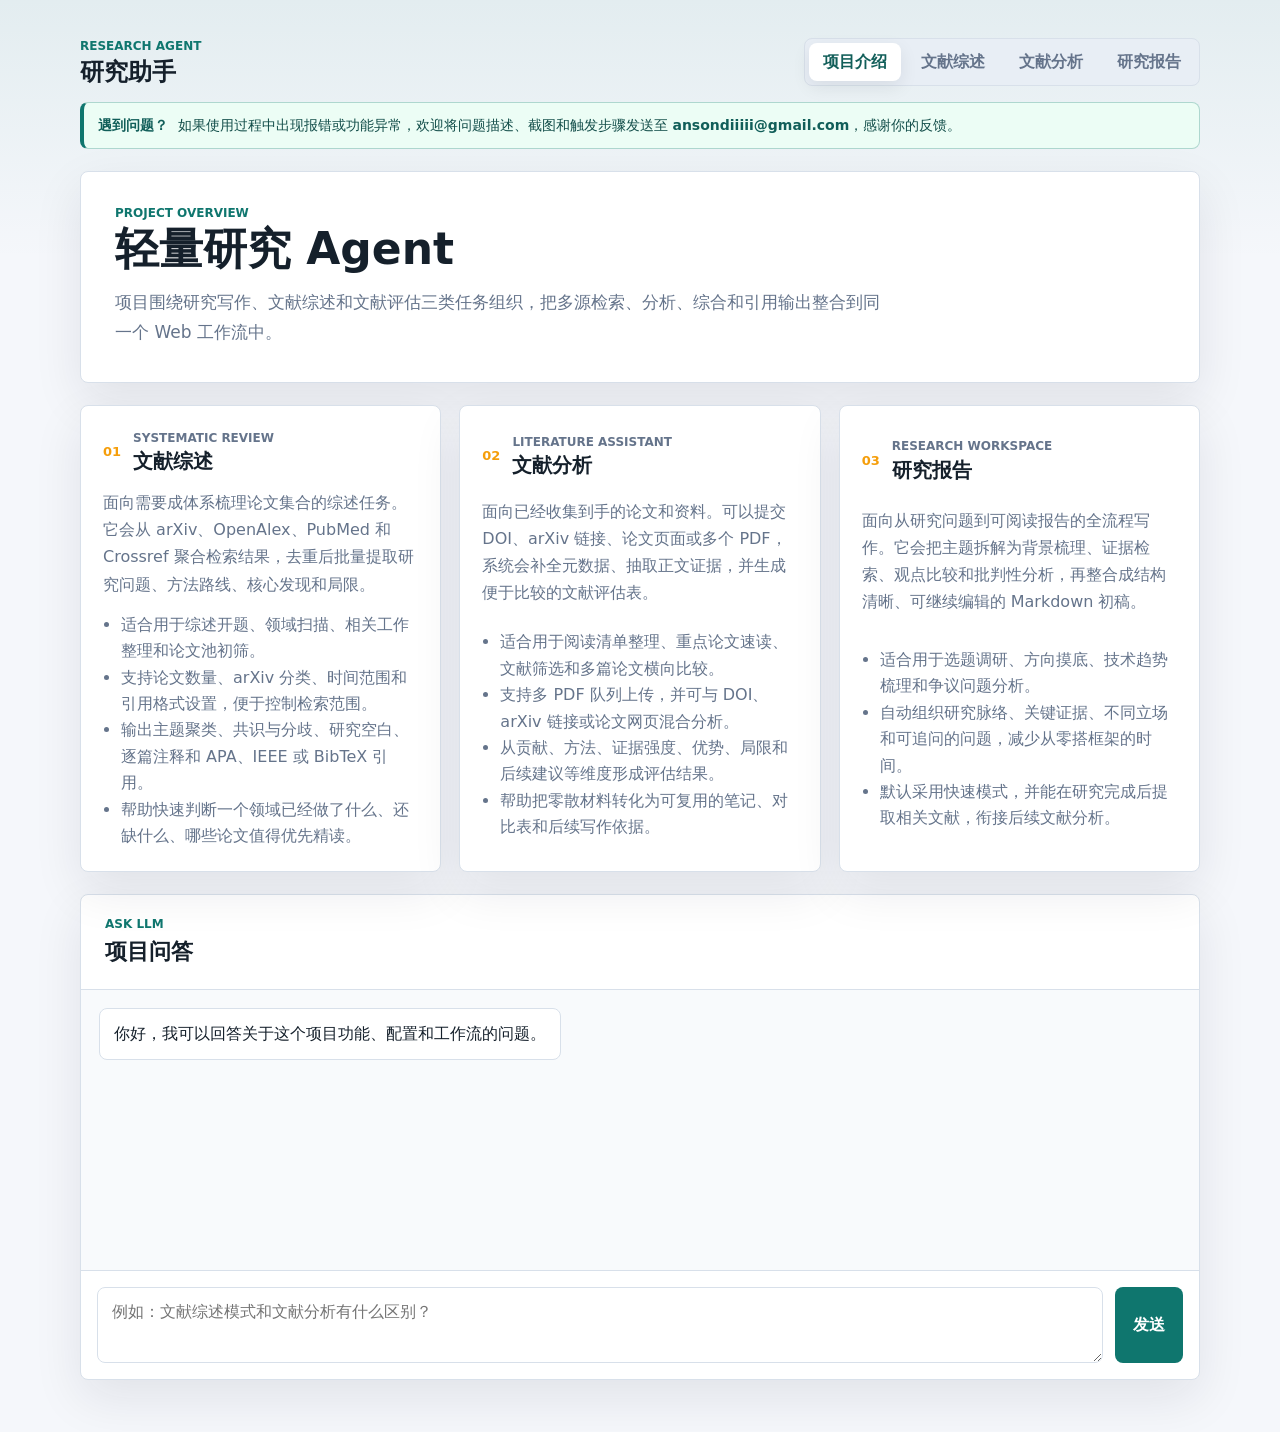
<file: web/index.html>
<!doctype html>
<html lang="zh-CN">
  <head>
    <meta charset="utf-8" />
    <meta name="viewport" content="width=device-width, initial-scale=1" />
    <title>Research Agent</title>
    <link rel="stylesheet" href="styles.css?v=upload-summary-wrap-1" />
    <script>
      var _hmt = _hmt || [];
      (function() {
        var hm = document.createElement("script");
        hm.src = "https://hm.baidu.com/hm.js?12274e1c11066905c90bedd2f2e56f25";
        var s = document.getElementsByTagName("script")[0];
        s.parentNode.insertBefore(hm, s);
      })();
    </script>
  </head>
  <body>
    <main class="shell">
      <header class="topbar" aria-label="页面导航">
        <div>
          <p class="eyebrow">Research Agent</p>
          <strong class="app-name">研究助手</strong>
        </div>
        <nav class="page-tabs" aria-label="主导航">
          <button class="tab-button is-active" type="button" data-page-target="about">项目介绍</button>
          <button class="tab-button" type="button" data-page-target="slr">文献综述</button>
          <button class="tab-button" type="button" data-page-target="literature">文献分析</button>
          <button class="tab-button" type="button" data-page-target="workspace">研究报告</button>
        </nav>
      </header>

      <aside class="support-notice" aria-label="问题反馈">
        <strong>遇到问题？</strong>
        <span>如果使用过程中出现报错或功能异常，欢迎将问题描述、截图和触发步骤发送至 <a href="mailto:ansondiiiii@gmail.com">ansondiiiii@gmail.com</a>，感谢你的反馈。</span>
      </aside>

      <section id="workspacePage" class="page-view" data-page="workspace">
        <section class="input-band">
          <div class="brand-row">
            <div>
              <p class="eyebrow">Topic Input</p>
              <h1>输入研究主题</h1>
            </div>
          </div>
          <form id="researchForm" class="topic-form">
            <textarea id="topicInput" rows="4" placeholder="例如：人工智能在医学影像诊断中的应用与挑战" required></textarea>
            <section class="research-upload-panel" aria-label="研究报告上传文件">
              <label class="pdf-upload-box research-upload-box" for="researchFileInput">
                <strong>上传 PDF / DOCX</strong>
                <span>可选。系统会抽取文件文本作为研究上下文，也可以只输入文字描述。</span>
              </label>
              <input id="researchFileInput" type="file" accept="application/pdf,.pdf,application/msword,.doc,application/vnd.openxmlformats-officedocument.wordprocessingml.document,.docx" multiple />
              <div class="form-actions upload-actions">
                <span id="researchFileSummary" class="empty-state">尚未选择文件。</span>
                <button id="clearResearchFilesButton" type="button" disabled>清空文件</button>
              </div>
            </section>
            <div class="form-actions">
              <button id="runButton" type="submit">开始研究</button>
              <span id="statusText" role="status" aria-live="polite"></span>
            </div>
          </form>
        </section>

        <section class="output-band">
          <div class="result-header">
            <div>
              <p class="eyebrow">Final Output</p>
              <h2>最终输出结果</h2>
            </div>
            <div class="result-actions">
              <span class="download-reminder">刷新页面会清空当前结果，请生成后及时下载。</span>
              <button id="downloadButton" type="button" disabled>下载</button>
            </div>
          </div>
          <div class="result-layout">
            <article id="resultOutput" class="result-output">
              <p class="empty-state">结果会显示在这里。</p>
            </article>
            <aside class="reference-panel">
              <div class="reference-heading">
                <div>
                  <p class="eyebrow">References</p>
                  <h3>相关文献</h3>
                </div>
                <button class="reference-analysis-button" type="button" data-page-target="analysis">分析当前文献</button>
              </div>
              <ol id="referenceList" class="reference-list">
                <li class="empty-state">研究完成后会显示参考文献。</li>
              </ol>
            </aside>
          </div>
        </section>
      </section>

      <section id="slrPage" class="page-view" data-page="slr">
        <section class="literature-band">
          <div class="literature-header">
            <div>
              <p class="eyebrow">Systematic Literature Review</p>
              <h1>文献综述</h1>
            </div>
            <span id="slrStatus" class="analysis-status" role="status" aria-live="polite">填写主题即可生成，也可附加文件、链接或说明。</span>
          </div>
          <form id="slrForm" class="slr-form">
            <label>
              <span>综述主题</span>
              <textarea id="slrTopicInput" rows="3" placeholder="例如：diffusion models in medical imaging" required></textarea>
            </label>
            <section id="slrUploadPanel" class="slr-upload-panel" aria-label="文献综述补充材料">
              <div class="literature-paths">
                <section class="literature-form literature-path">
                  <div class="path-heading">
                    <span class="feature-index">上传</span>
                    <h2>PDF / DOCX 文件</h2>
                  </div>
                  <label class="pdf-upload-box" for="slrPdfInput">
                    <strong>选择 SLR PDF / DOCX</strong>
                    <span>可分多次选择，系统会把队列中的文件纳入文献综述。</span>
                  </label>
                  <input id="slrPdfInput" type="file" accept="application/pdf,.pdf,application/msword,.doc,application/vnd.openxmlformats-officedocument.wordprocessingml.document,.docx" multiple />
                  <div class="form-actions">
                  <span id="slrPdfSummary" class="empty-state">尚未选择文件。</span>
                    <button id="clearSlrPdfButton" type="button" disabled>清空文件</button>
                  </div>
                </section>
                <section class="literature-form literature-path">
                  <div class="path-heading">
                    <span class="feature-index">粘贴</span>
                    <h2>
                      DOI / arXiv / URL / 补充说明
                      <span class="help-tooltip" tabindex="0" aria-label="链接原文获取说明">
                        ?
                        <span class="tooltip-panel">DOI、arXiv 或论文页面链接不一定能获取到全文。系统通常会优先补全文献元数据和摘要；只有开放访问、页面可读或可解析时，才可能获得更多正文信息。需要更稳的全文级分析时，请上传 PDF / DOCX。</span>
                      </span>
                    </h2>
                  </div>
                  <textarea id="slrReferenceInput" rows="6" placeholder="可粘贴 DOI、arXiv 链接、论文页面链接，也可写筛选标准、写作要求或补充背景"></textarea>
                </section>
              </div>
            </section>
            <div id="slrSearchControls" class="slr-controls">
              <label class="checkbox-line">
                <input id="slrUseSearchInput" type="checkbox" checked />
                <span>同时检索公开来源补充</span>
              </label>
              <label>
                <span>论文数量</span>
                <input id="slrCountInput" type="number" inputmode="numeric" min="1" max="50" step="1" value="20" />
              </label>
              <label>
                <span>arXiv 分类</span>
                <input id="slrCategoryInput" type="text" placeholder="可选，如 cs.CL / cs.CV" />
              </label>
              <label>
                <span>开始日期</span>
                <input id="slrStartDateInput" type="text" inputmode="numeric" placeholder="YYYY 或 YYYY-MM-DD" />
              </label>
              <label>
                <span>结束日期</span>
                <input id="slrEndDateInput" type="text" inputmode="numeric" placeholder="留空表示今天" />
              </label>
              <label>
                <span>引用格式</span>
                <select id="slrCitationInput">
                  <option value="APA" selected>APA</option>
                  <option value="IEEE">IEEE</option>
                  <option value="BibTeX">BibTeX</option>
                </select>
              </label>
            </div>
            <div id="slrDatePresets" class="date-presets" aria-label="文献综述时间范围快捷选择">
              <button type="button" data-slr-years="">不限时间</button>
              <button type="button" data-slr-years="1">近 1 年</button>
              <button type="button" data-slr-years="3">近 3 年</button>
              <button type="button" data-slr-years="5">近 5 年</button>
            </div>
            <div class="combined-actions">
              <div class="primary-action-group">
                <button id="slrRunButton" type="submit">生成文献综述</button>
                <label id="slrExportFormatWrap" class="inline-export-select is-hidden">
                  <span>格式</span>
                  <select id="slrExportFormat" disabled>
                    <option value="md" selected>MD</option>
                    <option value="txt">TXT</option>
                    <option value="pdf">PDF</option>
                  </select>
                </label>
                <button id="slrExportButton" class="is-hidden" type="button" disabled>导出</button>
              </div>
              <span class="empty-state">文件、链接和补充说明都是选填；系统会按可用材料生成主题、共识、分歧、空白和引用。</span>
              <span class="download-reminder slr-download-reminder">刷新页面会清空当前综述，请生成后及时导出。</span>
            </div>
          </form>
          <div class="analysis-table-wrap">
            <section id="slrSummary" class="literature-summary is-empty" aria-live="polite"></section>
            <div
              class="split-resizer"
              data-resize-target="slrSummary"
              role="separator"
              aria-orientation="horizontal"
              aria-label="调整文献综述摘要区域高度"
              tabindex="0"
            ></div>
            <article id="slrOutput" class="result-output slr-output">
              <p class="empty-state">文献综述报告会显示在这里。</p>
            </article>
          </div>
        </section>
      </section>

      <section id="literaturePage" class="page-view" data-page="literature">
        <section class="literature-band">
          <div class="literature-header">
            <div>
              <p class="eyebrow">Literature Assistant</p>
              <h1>文献分析</h1>
            </div>
            <span id="literatureStatus" class="analysis-status" role="status" aria-live="polite">等待输入</span>
          </div>
          <form id="literatureForm" class="literature-inputs">
            <div class="literature-paths">
              <section class="literature-form literature-path">
                <div class="path-heading">
                  <span class="feature-index">路径 1</span>
                  <h2>
                    提交 DOI / arXiv / 论文链接
                    <span class="help-tooltip" tabindex="0" aria-label="链接原文获取说明">
                      ?
                      <span class="tooltip-panel">DOI、arXiv 或论文页面链接不一定能获取到全文。系统通常会优先补全文献元数据和摘要；只有开放访问、页面可读或可解析时，才可能获得更多正文信息。需要更稳的全文级分析时，请上传 PDF / DOCX。</span>
                    </span>
                  </h2>
                </div>
                <textarea id="doiInput" rows="6" placeholder="每行一个 DOI、arXiv 链接或论文页面链接"></textarea>
              </section>
              <section class="literature-form literature-path">
                <div class="path-heading">
                  <span class="feature-index">路径 2</span>
                  <h2>上传 PDF / DOCX</h2>
                </div>
                <label class="pdf-upload-box" for="pdfInput">
                  <strong>选择 PDF / DOCX 文件</strong>
                  <span>支持一个或多个 PDF / DOCX，系统会抽取正文片段后进入文献分析 workflow。</span>
                </label>
                <input id="pdfInput" type="file" accept="application/pdf,.pdf,application/msword,.doc,application/vnd.openxmlformats-officedocument.wordprocessingml.document,.docx" multiple />
                <div class="form-actions">
                  <span id="pdfFileSummary" class="empty-state">尚未选择文件。</span>
                  <button id="clearPdfButton" type="button" disabled>清空文件</button>
                </div>
              </section>
            </div>
            <div class="combined-actions">
              <div class="primary-action-group">
                <button id="doiAnalyzeButton" type="submit">开始综合分析</button>
                <label id="literatureExportFormatWrap" class="inline-export-select is-hidden">
                  <span>格式</span>
                  <select id="literatureExportFormat" disabled>
                    <option value="md" selected>MD</option>
                    <option value="txt">TXT</option>
                    <option value="pdf">PDF</option>
                  </select>
                </label>
                <button id="literatureExportButton" class="is-hidden" type="button" disabled>导出</button>
              </div>
              <span class="empty-state">可同时提交链接和 PDF / DOCX，系统会合并后分析。</span>
            </div>
          </form>
          <div class="analysis-table-wrap">
            <section id="doiSummary" class="literature-summary is-empty" aria-live="polite"></section>
            <div
              class="split-resizer"
              data-resize-target="doiSummary"
              role="separator"
              aria-orientation="horizontal"
              aria-label="调整文献总结区域高度"
              tabindex="0"
            ></div>
            <table class="analysis-table doi-table">
              <thead>
                <tr>
                  <th>文献/来源</th>
                  <th>核心贡献</th>
                  <th>方法/证据</th>
                  <th>证据强度</th>
                  <th>主要优势</th>
                  <th>主要局限</th>
                  <th>文献定位</th>
                  <th>后续建议</th>
                </tr>
              </thead>
              <tbody id="doiAnalysisBody">
                <tr><td colspan="8" class="empty-state">提交文献后会在这里生成分析表。</td></tr>
              </tbody>
            </table>
          </div>
        </section>
      </section>

      <section id="analysisPage" class="page-view" data-page="analysis">
        <section class="analysis-band">
          <div class="analysis-header">
            <div>
              <p class="eyebrow">Literature Analysis</p>
              <h1>文献分析</h1>
            </div>
            <span id="analysisStatus" class="analysis-status" role="status" aria-live="polite">等待研究结果</span>
          </div>
          <div class="analysis-confirm">
            <p id="analysisPrompt">研究完成后，可以启动 LLM 文献分析 workflow。</p>
            <div class="primary-action-group">
              <button id="startAnalysisButton" type="button" disabled>开始文献分析</button>
              <label id="analysisExportFormatWrap" class="inline-export-select is-hidden">
                <span>格式</span>
                <select id="analysisExportFormat" disabled>
                  <option value="md" selected>MD</option>
                  <option value="txt">TXT</option>
                  <option value="pdf">PDF</option>
                </select>
              </label>
              <button id="analysisExportButton" class="is-hidden" type="button" disabled>导出</button>
            </div>
          </div>
          <div class="analysis-table-wrap">
            <section id="analysisSummary" class="literature-summary is-empty" aria-live="polite"></section>
            <table class="analysis-table">
              <thead>
                <tr>
                  <th>文献</th>
                  <th>核心贡献</th>
                  <th>方法/证据</th>
                  <th>证据强度</th>
                  <th>主要优势</th>
                  <th>主要局限</th>
                  <th>文献定位</th>
                  <th>后续建议</th>
                </tr>
              </thead>
              <tbody id="analysisTableBody">
                <tr><td colspan="8" class="empty-state">研究完成后会生成文献分析表。</td></tr>
              </tbody>
            </table>
          </div>
        </section>
      </section>

      <section id="aboutPage" class="page-view is-active" data-page="about">
        <section class="intro-band">
          <div class="intro-copy">
            <p class="eyebrow">Project Overview</p>
            <h1>轻量研究 Agent</h1>
            <p>项目围绕研究写作、文献综述和文献评估三类任务组织，把多源检索、分析、综合和引用输出整合到同一个 Web 工作流中。</p>
          </div>
        </section>

        <section class="module-grid" aria-label="核心模块介绍">
          <article class="module-panel">
            <div class="module-heading">
              <span class="feature-index">01</span>
              <div>
                <p class="eyebrow">Systematic Review</p>
                <h2>文献综述</h2>
              </div>
            </div>
            <p>
              面向需要成体系梳理论文集合的综述任务。它会从 arXiv、OpenAlex、PubMed 和 Crossref 聚合检索结果，去重后批量提取研究问题、方法路线、核心发现和局限。
            </p>
            <ul>
              <li>适合用于综述开题、领域扫描、相关工作整理和论文池初筛。</li>
              <li>支持论文数量、arXiv 分类、时间范围和引用格式设置，便于控制检索范围。</li>
              <li>输出主题聚类、共识与分歧、研究空白、逐篇注释和 APA、IEEE 或 BibTeX 引用。</li>
              <li>帮助快速判断一个领域已经做了什么、还缺什么、哪些论文值得优先精读。</li>
            </ul>
          </article>

          <article class="module-panel">
            <div class="module-heading">
              <span class="feature-index">02</span>
              <div>
                <p class="eyebrow">Literature Assistant</p>
                <h2>文献分析</h2>
              </div>
            </div>
            <p>
              面向已经收集到手的论文和资料。可以提交 DOI、arXiv 链接、论文页面或多个 PDF，系统会补全元数据、抽取正文证据，并生成便于比较的文献评估表。
            </p>
            <ul>
              <li>适合用于阅读清单整理、重点论文速读、文献筛选和多篇论文横向比较。</li>
              <li>支持多 PDF 队列上传，并可与 DOI、arXiv 链接或论文网页混合分析。</li>
              <li>从贡献、方法、证据强度、优势、局限和后续建议等维度形成评估结果。</li>
              <li>帮助把零散材料转化为可复用的笔记、对比表和后续写作依据。</li>
            </ul>
          </article>

          <article class="module-panel">
            <div class="module-heading">
              <span class="feature-index">03</span>
              <div>
                <p class="eyebrow">Research Workspace</p>
                <h2>研究报告</h2>
              </div>
            </div>
            <p>
              面向从研究问题到可阅读报告的全流程写作。它会把主题拆解为背景梳理、证据检索、观点比较和批判性分析，再整合成结构清晰、可继续编辑的 Markdown 初稿。
            </p>
            <ul>
              <li>适合用于选题调研、方向摸底、技术趋势梳理和争议问题分析。</li>
              <li>自动组织研究脉络、关键证据、不同立场和可追问的问题，减少从零搭框架的时间。</li>
              <li>默认采用快速模式，并能在研究完成后提取相关文献，衔接后续文献分析。</li>
            </ul>
          </article>
        </section>

        <section class="about-support">
          <section class="chat-panel">
            <div class="chat-header">
              <div>
                <p class="eyebrow">Ask LLM</p>
                <h2>项目问答</h2>
              </div>
              <span id="chatStatus" class="chat-status" role="status" aria-live="polite"></span>
            </div>
            <div id="chatMessages" class="chat-messages" aria-live="polite">
              <div class="chat-message assistant"><p>你好，我可以回答关于这个项目功能、配置和工作流的问题。</p></div>
            </div>
            <form id="chatForm" class="chat-form">
              <textarea id="chatInput" class="chat-input" rows="2" placeholder="例如：文献综述模式和文献分析有什么区别？" required></textarea>
              <button id="chatSendButton" type="submit">发送</button>
            </form>
          </section>
        </section>
      </section>
    </main>

    <script src="app.js?v=literature-file-limit-4-1"></script>
  </body>
</html>
</file>
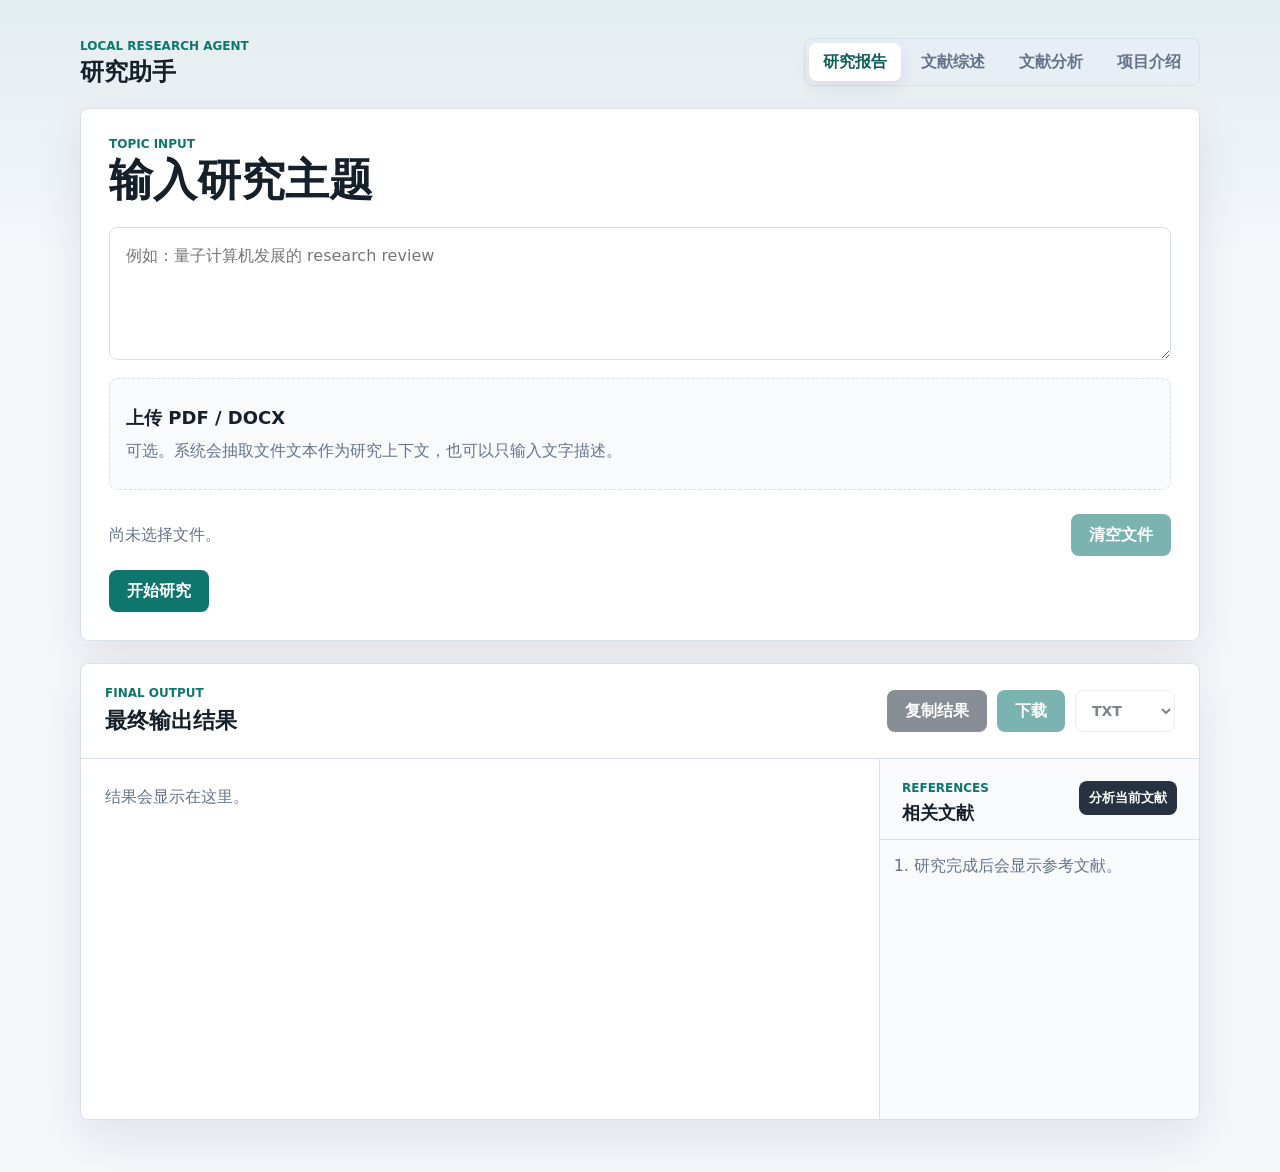
<file: .deploy_tmp/coworker_rar_extract/web/index.html>
<!doctype html>
<html lang="zh-CN">
  <head>
    <meta charset="utf-8" />
    <meta name="viewport" content="width=device-width, initial-scale=1" />
    <title>Research Agent</title>
    <link rel="stylesheet" href="styles.css?v=merged-slr-inputs-1" />
  </head>
  <body>
    <main class="shell">
      <header class="topbar" aria-label="页面导航">
        <div>
          <p class="eyebrow">Local Research Agent</p>
          <strong class="app-name">研究助手</strong>
        </div>
        <nav class="page-tabs" aria-label="主导航">
          <button class="tab-button is-active" type="button" data-page-target="workspace">研究报告</button>
          <button class="tab-button" type="button" data-page-target="slr">文献综述</button>
          <button class="tab-button" type="button" data-page-target="literature">文献分析</button>
          <button class="tab-button" type="button" data-page-target="about">项目介绍</button>
        </nav>
      </header>

      <section id="workspacePage" class="page-view is-active" data-page="workspace">
        <section class="input-band">
          <div class="brand-row">
            <div>
              <p class="eyebrow">Topic Input</p>
              <h1>输入研究主题</h1>
            </div>
          </div>
          <form id="researchForm" class="topic-form">
            <textarea id="topicInput" rows="4" placeholder="例如：量子计算机发展的 research review" required></textarea>
            <section class="research-upload-panel" aria-label="研究报告上传文件">
              <label class="pdf-upload-box research-upload-box" for="researchFileInput">
                <strong>上传 PDF / DOCX</strong>
                <span>可选。系统会抽取文件文本作为研究上下文，也可以只输入文字描述。</span>
              </label>
              <input id="researchFileInput" type="file" accept="application/pdf,.pdf,application/msword,.doc,application/vnd.openxmlformats-officedocument.wordprocessingml.document,.docx" multiple />
              <div class="form-actions upload-actions">
                <span id="researchFileSummary" class="empty-state">尚未选择文件。</span>
                <button id="clearResearchFilesButton" type="button" disabled>清空文件</button>
              </div>
            </section>
            <div class="form-actions">
              <button id="runButton" type="submit">开始研究</button>
              <span id="statusText" role="status" aria-live="polite"></span>
            </div>
          </form>
        </section>

        <section class="output-band">
          <div class="result-header">
            <div>
              <p class="eyebrow">Final Output</p>
              <h2>最终输出结果</h2>
            </div>
            <div class="result-actions">
              <button id="copyButton" type="button" disabled>复制结果</button>
              <button id="downloadButton" type="button" disabled>下载 TXT</button>
            </div>
          </div>
          <div class="result-layout">
            <article id="resultOutput" class="result-output">
              <p class="empty-state">结果会显示在这里。</p>
            </article>
            <aside class="reference-panel">
              <div class="reference-heading">
                <div>
                  <p class="eyebrow">References</p>
                  <h3>相关文献</h3>
                </div>
                <button class="reference-analysis-button" type="button" data-page-target="analysis">分析当前文献</button>
              </div>
              <ol id="referenceList" class="reference-list">
                <li class="empty-state">研究完成后会显示参考文献。</li>
              </ol>
            </aside>
          </div>
        </section>
      </section>

      <section id="slrPage" class="page-view" data-page="slr">
        <section class="literature-band">
          <div class="literature-header">
            <div>
              <p class="eyebrow">Systematic Literature Review</p>
              <h1>文献综述</h1>
            </div>
            <span id="slrStatus" class="analysis-status" role="status" aria-live="polite">填写主题即可生成，也可附加文件、链接或说明。</span>
          </div>
          <form id="slrForm" class="slr-form">
            <label>
              <span>综述主题</span>
              <textarea id="slrTopicInput" rows="3" placeholder="例如：diffusion models in medical imaging" required></textarea>
            </label>
            <section id="slrUploadPanel" class="slr-upload-panel" aria-label="文献综述补充材料">
              <div class="literature-paths">
                <section class="literature-form literature-path">
                  <div class="path-heading">
                    <span class="feature-index">上传</span>
                    <h2>PDF / DOCX 文件</h2>
                  </div>
                  <label class="pdf-upload-box" for="slrPdfInput">
                    <strong>选择 SLR PDF / DOCX</strong>
                    <span>可分多次选择，系统会把队列中的文件纳入文献综述。</span>
                  </label>
                  <input id="slrPdfInput" type="file" accept="application/pdf,.pdf,application/msword,.doc,application/vnd.openxmlformats-officedocument.wordprocessingml.document,.docx" multiple />
                  <div class="form-actions">
                  <span id="slrPdfSummary" class="empty-state">尚未选择文件。</span>
                    <button id="clearSlrPdfButton" type="button" disabled>清空文件</button>
                  </div>
                </section>
                <section class="literature-form literature-path">
                  <div class="path-heading">
                    <span class="feature-index">粘贴</span>
                    <h2>DOI / arXiv / URL / 补充说明</h2>
                  </div>
                  <textarea id="slrReferenceInput" rows="6" placeholder="可粘贴 DOI、arXiv 链接、论文页面链接，也可写筛选标准、写作要求或补充背景"></textarea>
                </section>
              </div>
            </section>
            <div id="slrSearchControls" class="slr-controls">
              <label class="checkbox-line">
                <input id="slrUseSearchInput" type="checkbox" checked />
                <span>同时检索公开来源补充</span>
              </label>
              <label>
                <span>论文数量</span>
                <select id="slrCountInput">
                  <option value="10">10</option>
                  <option value="20" selected>20</option>
                  <option value="30">30</option>
                  <option value="50">50</option>
                </select>
              </label>
              <label>
                <span>arXiv 分类</span>
                <input id="slrCategoryInput" type="text" placeholder="可选，如 cs.CL / cs.CV" />
              </label>
              <label>
                <span>开始日期</span>
                <input id="slrStartDateInput" type="text" inputmode="numeric" placeholder="YYYY 或 YYYY-MM-DD" />
              </label>
              <label>
                <span>结束日期</span>
                <input id="slrEndDateInput" type="text" inputmode="numeric" placeholder="留空表示今天" />
              </label>
              <label>
                <span>引用格式</span>
                <select id="slrCitationInput">
                  <option value="APA" selected>APA</option>
                  <option value="IEEE">IEEE</option>
                  <option value="BibTeX">BibTeX</option>
                </select>
              </label>
            </div>
            <div id="slrDatePresets" class="date-presets" aria-label="文献综述时间范围快捷选择">
              <button type="button" data-slr-years="">不限时间</button>
              <button type="button" data-slr-years="1">近 1 年</button>
              <button type="button" data-slr-years="3">近 3 年</button>
              <button type="button" data-slr-years="5">近 5 年</button>
            </div>
            <div class="combined-actions">
              <div class="primary-action-group">
                <button id="slrRunButton" type="submit">生成文献综述</button>
                <label id="slrExportFormatWrap" class="inline-export-select is-hidden">
                  <span>格式</span>
                  <select id="slrExportFormat" disabled>
                    <option value="md">MD</option>
                    <option value="pdf">PDF</option>
                  </select>
                </label>
                <button id="slrExportButton" class="is-hidden" type="button" disabled>导出</button>
              </div>
              <span class="empty-state">文件、链接和补充说明都是选填；系统会按可用材料生成主题、共识、分歧、空白和引用。</span>
            </div>
          </form>
          <div class="analysis-table-wrap">
            <section id="slrSummary" class="literature-summary is-empty" aria-live="polite"></section>
            <div
              class="split-resizer"
              data-resize-target="slrSummary"
              role="separator"
              aria-orientation="horizontal"
              aria-label="调整文献综述摘要区域高度"
              tabindex="0"
            ></div>
            <article id="slrOutput" class="result-output slr-output">
              <p class="empty-state">文献综述报告会显示在这里。</p>
            </article>
          </div>
        </section>
      </section>

      <section id="literaturePage" class="page-view" data-page="literature">
        <section class="literature-band">
          <div class="literature-header">
            <div>
              <p class="eyebrow">Literature Assistant</p>
              <h1>文献分析</h1>
            </div>
            <span id="literatureStatus" class="analysis-status" role="status" aria-live="polite">等待输入</span>
          </div>
          <form id="literatureForm" class="literature-inputs">
            <div class="literature-paths">
              <section class="literature-form literature-path">
                <div class="path-heading">
                  <span class="feature-index">路径 1</span>
                  <h2>提交 DOI / arXiv / 论文链接</h2>
                </div>
                <textarea id="doiInput" rows="6" placeholder="每行一个 DOI、arXiv 链接或论文页面链接"></textarea>
              </section>
              <section class="literature-form literature-path">
                <div class="path-heading">
                  <span class="feature-index">路径 2</span>
                  <h2>上传 PDF / DOCX</h2>
                </div>
                <label class="pdf-upload-box" for="pdfInput">
                  <strong>选择 PDF / DOCX 文件</strong>
                  <span>支持一个或多个 PDF / DOCX，系统会抽取正文片段后进入文献分析 workflow。</span>
                </label>
                <input id="pdfInput" type="file" accept="application/pdf,.pdf,application/msword,.doc,application/vnd.openxmlformats-officedocument.wordprocessingml.document,.docx" multiple />
                <div class="form-actions">
                  <span id="pdfFileSummary" class="empty-state">尚未选择文件。</span>
                  <button id="clearPdfButton" type="button" disabled>清空文件</button>
                </div>
              </section>
            </div>
            <div class="combined-actions">
              <div class="primary-action-group">
                <button id="doiAnalyzeButton" type="submit">开始综合分析</button>
                <label id="literatureExportFormatWrap" class="inline-export-select is-hidden">
                  <span>格式</span>
                  <select id="literatureExportFormat" disabled>
                    <option value="csv">CSV</option>
                    <option value="txt">TXT</option>
                  </select>
                </label>
                <button id="literatureExportButton" class="is-hidden" type="button" disabled>导出</button>
              </div>
              <span class="empty-state">可同时提交链接和 PDF / DOCX，系统会合并后分析。</span>
            </div>
          </form>
          <div class="analysis-table-wrap">
            <section id="doiSummary" class="literature-summary is-empty" aria-live="polite"></section>
            <div
              class="split-resizer"
              data-resize-target="doiSummary"
              role="separator"
              aria-orientation="horizontal"
              aria-label="调整文献总结区域高度"
              tabindex="0"
            ></div>
            <table class="analysis-table doi-table">
              <thead>
                <tr>
                  <th>文献/来源</th>
                  <th>核心贡献</th>
                  <th>方法/证据</th>
                  <th>证据强度</th>
                  <th>主要优势</th>
                  <th>主要局限</th>
                  <th>文献定位</th>
                  <th>后续建议</th>
                </tr>
              </thead>
              <tbody id="doiAnalysisBody">
                <tr><td colspan="8" class="empty-state">提交文献后会在这里生成分析表。</td></tr>
              </tbody>
            </table>
          </div>
        </section>
      </section>

      <section id="analysisPage" class="page-view" data-page="analysis">
        <section class="analysis-band">
          <div class="analysis-header">
            <div>
              <p class="eyebrow">Literature Analysis</p>
              <h1>文献分析</h1>
            </div>
            <span id="analysisStatus" class="analysis-status" role="status" aria-live="polite">等待研究结果</span>
          </div>
          <div class="analysis-confirm">
            <p id="analysisPrompt">研究完成后，可以启动 LLM 文献分析 workflow。</p>
            <div class="primary-action-group">
              <button id="startAnalysisButton" type="button" disabled>开始文献分析</button>
              <label id="analysisExportFormatWrap" class="inline-export-select is-hidden">
                <span>格式</span>
                <select id="analysisExportFormat" disabled>
                  <option value="csv">CSV</option>
                  <option value="txt">TXT</option>
                </select>
              </label>
              <button id="analysisExportButton" class="is-hidden" type="button" disabled>导出</button>
            </div>
          </div>
          <div class="analysis-table-wrap">
            <section id="analysisSummary" class="literature-summary is-empty" aria-live="polite"></section>
            <table class="analysis-table">
              <thead>
                <tr>
                  <th>文献</th>
                  <th>核心贡献</th>
                  <th>方法/证据</th>
                  <th>证据强度</th>
                  <th>主要优势</th>
                  <th>主要局限</th>
                  <th>文献定位</th>
                  <th>后续建议</th>
                </tr>
              </thead>
              <tbody id="analysisTableBody">
                <tr><td colspan="8" class="empty-state">研究完成后会生成文献分析表。</td></tr>
              </tbody>
            </table>
          </div>
        </section>
      </section>

      <section id="aboutPage" class="page-view" data-page="about">
        <section class="intro-band">
          <div class="intro-copy">
            <p class="eyebrow">Project Overview</p>
            <h1>本地运行的多步研究 Agent</h1>
            <p>项目围绕研究写作、文献综述和文献评估三类任务组织，尽量把多源检索、分析、综合和引用输出放进同一个本地工作流。</p>
          </div>
        </section>

        <section class="module-grid" aria-label="核心模块介绍">
          <article class="module-panel">
            <div class="module-heading">
              <span class="feature-index">01</span>
              <div>
                <p class="eyebrow">Research Workspace</p>
                <h2>研究报告</h2>
              </div>
            </div>
            <p>
              面向从研究问题到可阅读报告的全流程写作。它会把主题拆解为背景梳理、证据检索、观点比较和批判性分析，再整合成结构清晰、可继续编辑的 Markdown 初稿。
            </p>
            <ul>
              <li>适合用于选题调研、方向摸底、技术趋势梳理和争议问题分析。</li>
              <li>自动组织研究脉络、关键证据、不同立场和可追问的问题，减少从零搭框架的时间。</li>
              <li>默认采用快速模式，并能在研究完成后提取相关文献，衔接后续文献分析。</li>
            </ul>
          </article>

          <article class="module-panel">
            <div class="module-heading">
              <span class="feature-index">02</span>
              <div>
                <p class="eyebrow">Systematic Review</p>
                <h2>文献综述</h2>
              </div>
            </div>
            <p>
              面向需要成体系梳理论文集合的综述任务。它会从 arXiv、OpenAlex、PubMed 和 Crossref 聚合检索结果，去重后批量提取研究问题、方法路线、核心发现和局限。
            </p>
            <ul>
              <li>适合用于综述开题、领域扫描、相关工作整理和论文池初筛。</li>
              <li>支持论文数量、arXiv 分类、时间范围和引用格式设置，便于控制检索范围。</li>
              <li>输出主题聚类、共识与分歧、研究空白、逐篇注释和 APA、IEEE 或 BibTeX 引用。</li>
              <li>帮助快速判断一个领域已经做了什么、还缺什么、哪些论文值得优先精读。</li>
            </ul>
          </article>

          <article class="module-panel">
            <div class="module-heading">
              <span class="feature-index">03</span>
              <div>
                <p class="eyebrow">Literature Assistant</p>
                <h2>文献分析</h2>
              </div>
            </div>
            <p>
              面向已经收集到手的论文和资料。可以提交 DOI、arXiv 链接、论文页面或多个 PDF，系统会补全元数据、抽取正文证据，并生成便于比较的文献评估表。
            </p>
            <ul>
              <li>适合用于阅读清单整理、重点论文速读、文献筛选和多篇论文横向比较。</li>
              <li>支持多 PDF 队列上传，并可与 DOI、arXiv 链接或论文网页混合分析。</li>
              <li>从贡献、方法、证据强度、优势、局限和后续建议等维度形成评估结果。</li>
              <li>帮助把零散材料转化为可复用的笔记、对比表和后续写作依据。</li>
            </ul>
          </article>
        </section>

        <section class="about-support">
          <section class="chat-panel">
            <div class="chat-header">
              <div>
                <p class="eyebrow">Ask LLM</p>
                <h2>项目问答</h2>
              </div>
              <span id="chatStatus" class="chat-status" role="status" aria-live="polite"></span>
            </div>
            <div id="chatMessages" class="chat-messages" aria-live="polite">
              <div class="chat-message assistant"><p>你好，我可以回答关于这个项目功能、配置和工作流的问题。</p></div>
            </div>
            <form id="chatForm" class="chat-form">
              <textarea id="chatInput" class="chat-input" rows="2" placeholder="例如：文献综述模式和文献分析有什么区别？" required></textarea>
              <button id="chatSendButton" type="submit">发送</button>
            </form>
          </section>
        </section>
      </section>
    </main>

    <script src="app.js?v=merged-slr-inputs-1"></script>
  </body>
</html>
</file>
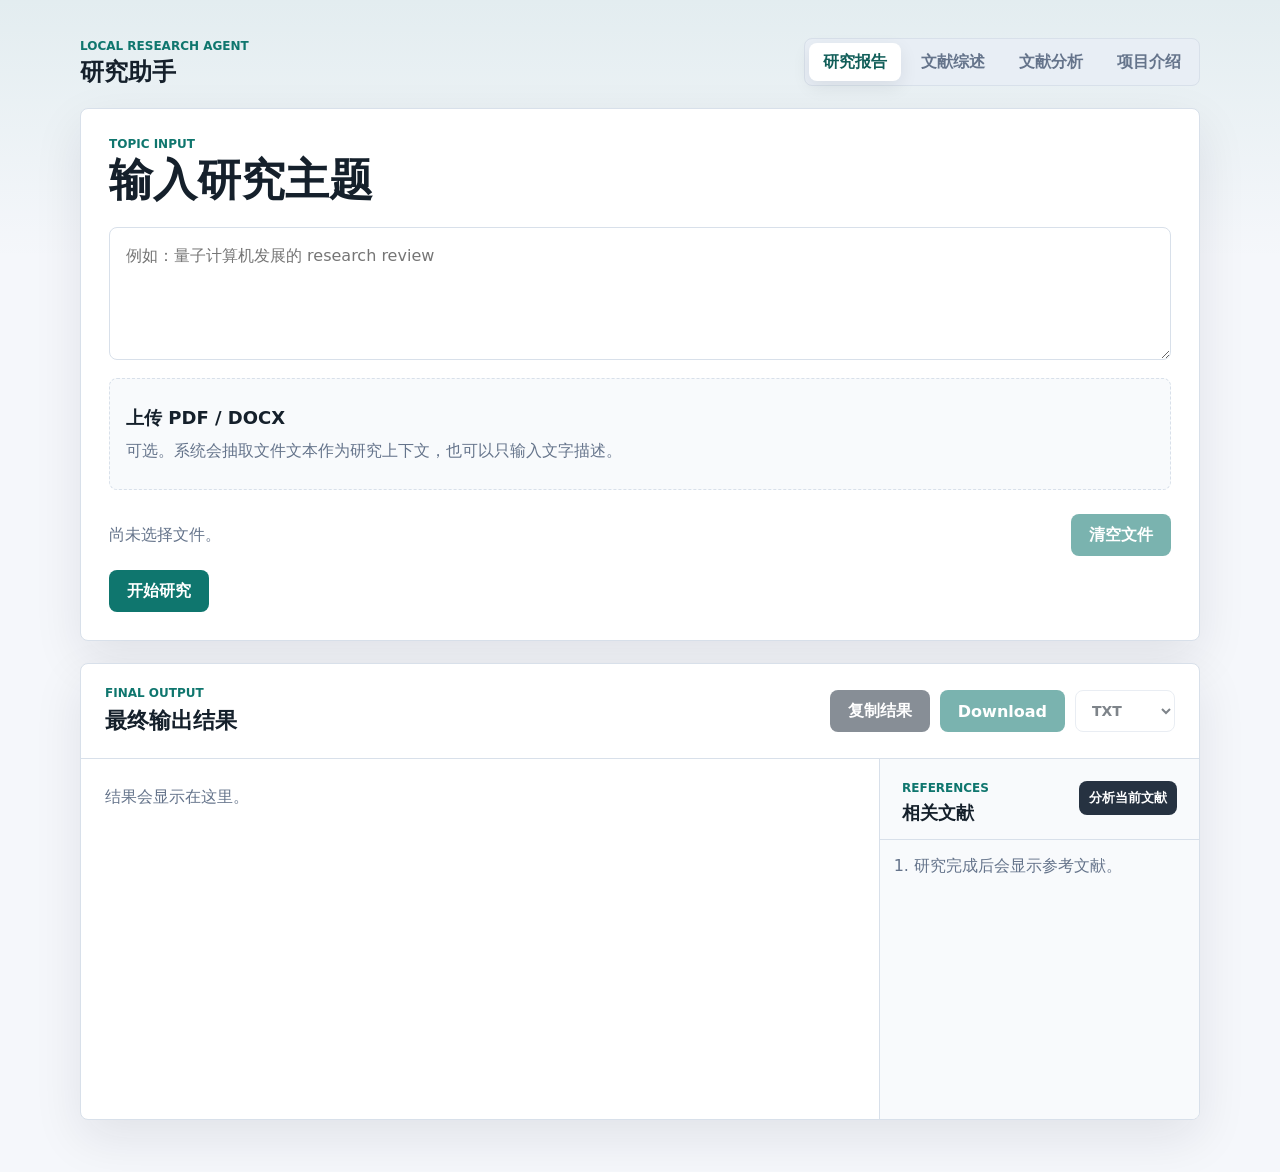
<file: .deploy_tmp/pre_coworker_merge_20260531/web/index.html>
<!doctype html>
<html lang="zh-CN">
  <head>
    <meta charset="utf-8" />
    <meta name="viewport" content="width=device-width, initial-scale=1" />
    <title>Research Agent</title>
    <link rel="stylesheet" href="styles.css?v=merged-slr-inputs-1" />
  </head>
  <body>
    <main class="shell">
      <header class="topbar" aria-label="页面导航">
        <div>
          <p class="eyebrow">Local Research Agent</p>
          <strong class="app-name">研究助手</strong>
        </div>
        <nav class="page-tabs" aria-label="主导航">
          <button class="tab-button is-active" type="button" data-page-target="workspace">研究报告</button>
          <button class="tab-button" type="button" data-page-target="slr">文献综述</button>
          <button class="tab-button" type="button" data-page-target="literature">文献分析</button>
          <button class="tab-button" type="button" data-page-target="about">项目介绍</button>
        </nav>
      </header>

      <section id="workspacePage" class="page-view is-active" data-page="workspace">
        <section class="input-band">
          <div class="brand-row">
            <div>
              <p class="eyebrow">Topic Input</p>
              <h1>输入研究主题</h1>
            </div>
          </div>
          <form id="researchForm" class="topic-form">
            <textarea id="topicInput" rows="4" placeholder="例如：量子计算机发展的 research review" required></textarea>
            <section class="research-upload-panel" aria-label="研究报告上传文件">
              <label class="pdf-upload-box research-upload-box" for="researchFileInput">
                <strong>上传 PDF / DOCX</strong>
                <span>可选。系统会抽取文件文本作为研究上下文，也可以只输入文字描述。</span>
              </label>
              <input id="researchFileInput" type="file" accept="application/pdf,.pdf,application/msword,.doc,application/vnd.openxmlformats-officedocument.wordprocessingml.document,.docx" multiple />
              <div class="form-actions upload-actions">
                <span id="researchFileSummary" class="empty-state">尚未选择文件。</span>
                <button id="clearResearchFilesButton" type="button" disabled>清空文件</button>
              </div>
            </section>
            <div class="form-actions">
              <button id="runButton" type="submit">开始研究</button>
              <span id="statusText" role="status" aria-live="polite"></span>
            </div>
          </form>
        </section>

        <section class="output-band">
          <div class="result-header">
            <div>
              <p class="eyebrow">Final Output</p>
              <h2>最终输出结果</h2>
            </div>
            <div class="result-actions">
              <button id="copyButton" type="button" disabled>复制结果</button>
              <button id="downloadButton" type="button" disabled>下载 TXT</button>
            </div>
          </div>
          <div class="result-layout">
            <article id="resultOutput" class="result-output">
              <p class="empty-state">结果会显示在这里。</p>
            </article>
            <aside class="reference-panel">
              <div class="reference-heading">
                <div>
                  <p class="eyebrow">References</p>
                  <h3>相关文献</h3>
                </div>
                <button class="reference-analysis-button" type="button" data-page-target="analysis">分析当前文献</button>
              </div>
              <ol id="referenceList" class="reference-list">
                <li class="empty-state">研究完成后会显示参考文献。</li>
              </ol>
            </aside>
          </div>
        </section>
      </section>

      <section id="slrPage" class="page-view" data-page="slr">
        <section class="literature-band">
          <div class="literature-header">
            <div>
              <p class="eyebrow">Systematic Literature Review</p>
              <h1>文献综述</h1>
            </div>
              <span id="slrStatus" class="analysis-status" role="status" aria-live="polite">填写主题即可生成，也可附加文件、链接或说明。</span>
          </div>
          <form id="slrForm" class="slr-form">
            <label>
              <span>综述主题</span>
              <textarea id="slrTopicInput" rows="3" placeholder="例如：diffusion models in medical imaging" required></textarea>
            </label>
            <section id="slrUploadPanel" class="slr-upload-panel" aria-label="文献综述补充材料">
              <div class="literature-paths">
                <section class="literature-form literature-path">
                  <div class="path-heading">
                    <span class="feature-index">上传</span>
                    <h2>PDF / DOCX 文件</h2>
                  </div>
                  <label class="pdf-upload-box" for="slrPdfInput">
                    <strong>选择 SLR PDF / DOCX</strong>
                    <span>可分多次选择，系统会把队列中的文件纳入文献综述。</span>
                  </label>
                  <input id="slrPdfInput" type="file" accept="application/pdf,.pdf,application/msword,.doc,application/vnd.openxmlformats-officedocument.wordprocessingml.document,.docx" multiple />
                  <div class="form-actions">
                  <span id="slrPdfSummary" class="empty-state">尚未选择文件。</span>
                    <button id="clearSlrPdfButton" type="button" disabled>清空文件</button>
                  </div>
                </section>
                <section class="literature-form literature-path">
                  <div class="path-heading">
                    <span class="feature-index">粘贴</span>
                    <h2>DOI / arXiv / URL / 补充说明</h2>
                  </div>
                  <textarea id="slrReferenceInput" rows="6" placeholder="可粘贴 DOI、arXiv 链接、论文页面链接，也可写筛选标准、写作要求或补充背景"></textarea>
                </section>
              </div>
            </section>
            <div id="slrSearchControls" class="slr-controls">
              <label class="checkbox-line">
                <input id="slrUseSearchInput" type="checkbox" checked />
                <span>同时检索公开来源补充</span>
              </label>
              <label>
                <span>论文数量</span>
                <select id="slrCountInput">
                  <option value="10">10</option>
                  <option value="20" selected>20</option>
                  <option value="30">30</option>
                  <option value="50">50</option>
                </select>
              </label>
              <label>
                <span>arXiv 分类</span>
                <input id="slrCategoryInput" type="text" placeholder="可选，如 cs.CL / cs.CV" />
              </label>
              <label>
                <span>开始日期</span>
                <input id="slrStartDateInput" type="text" inputmode="numeric" placeholder="YYYY 或 YYYY-MM-DD" />
              </label>
              <label>
                <span>结束日期</span>
                <input id="slrEndDateInput" type="text" inputmode="numeric" placeholder="留空表示今天" />
              </label>
              <label>
                <span>引用格式</span>
                <select id="slrCitationInput">
                  <option value="APA" selected>APA</option>
                  <option value="IEEE">IEEE</option>
                  <option value="BibTeX">BibTeX</option>
                </select>
              </label>
            </div>
            <div id="slrDatePresets" class="date-presets" aria-label="文献综述时间范围快捷选择">
              <button type="button" data-slr-years="">不限时间</button>
              <button type="button" data-slr-years="1">近 1 年</button>
              <button type="button" data-slr-years="3">近 3 年</button>
              <button type="button" data-slr-years="5">近 5 年</button>
            </div>
            <div class="combined-actions">
              <button id="slrRunButton" type="submit">生成文献综述</button>
              <span class="empty-state">文件、链接和补充说明都是选填；系统会按可用材料生成主题、共识、分歧、空白和引用。</span>
            </div>
          </form>
          <div class="analysis-table-wrap">
            <section id="slrSummary" class="literature-summary is-empty" aria-live="polite"></section>
            <div
              class="split-resizer"
              data-resize-target="slrSummary"
              role="separator"
              aria-orientation="horizontal"
              aria-label="调整文献综述摘要区域高度"
              tabindex="0"
            ></div>
            <article id="slrOutput" class="result-output slr-output">
              <p class="empty-state">文献综述报告会显示在这里。</p>
            </article>
          </div>
        </section>
      </section>

      <section id="literaturePage" class="page-view" data-page="literature">
        <section class="literature-band">
          <div class="literature-header">
            <div>
              <p class="eyebrow">Literature Assistant</p>
              <h1>文献分析</h1>
            </div>
            <span id="literatureStatus" class="analysis-status" role="status" aria-live="polite">等待输入</span>
          </div>
          <form id="literatureForm" class="literature-inputs">
            <div class="literature-paths">
              <section class="literature-form literature-path">
                <div class="path-heading">
                  <span class="feature-index">路径 1</span>
                  <h2>提交 DOI / arXiv / 论文链接</h2>
                </div>
                <textarea id="doiInput" rows="6" placeholder="每行一个 DOI、arXiv 链接或论文页面链接"></textarea>
              </section>
              <section class="literature-form literature-path">
                <div class="path-heading">
                  <span class="feature-index">路径 2</span>
                  <h2>上传 PDF / DOCX</h2>
                </div>
                <label class="pdf-upload-box" for="pdfInput">
                  <strong>选择 PDF / DOCX 文件</strong>
                  <span>支持一个或多个 PDF / DOCX，系统会抽取正文片段后进入文献分析 workflow。</span>
                </label>
                <input id="pdfInput" type="file" accept="application/pdf,.pdf,application/msword,.doc,application/vnd.openxmlformats-officedocument.wordprocessingml.document,.docx" multiple />
                <div class="form-actions">
                  <span id="pdfFileSummary" class="empty-state">尚未选择文件。</span>
                  <button id="clearPdfButton" type="button" disabled>清空文件</button>
                </div>
              </section>
            </div>
            <div class="combined-actions">
              <button id="doiAnalyzeButton" type="submit">开始综合分析</button>
              <span class="empty-state">可同时提交链接和 PDF / DOCX，系统会合并后分析。</span>
            </div>
          </form>
          <div class="analysis-table-wrap">
            <section id="doiSummary" class="literature-summary is-empty" aria-live="polite"></section>
            <div
              class="split-resizer"
              data-resize-target="doiSummary"
              role="separator"
              aria-orientation="horizontal"
              aria-label="调整文献总结区域高度"
              tabindex="0"
            ></div>
            <table class="analysis-table doi-table">
              <thead>
                <tr>
                  <th>文献/来源</th>
                  <th>核心贡献</th>
                  <th>方法/证据</th>
                  <th>证据强度</th>
                  <th>主要优势</th>
                  <th>主要局限</th>
                  <th>文献定位</th>
                  <th>后续建议</th>
                </tr>
              </thead>
              <tbody id="doiAnalysisBody">
                <tr><td colspan="8" class="empty-state">提交文献后会在这里生成分析表。</td></tr>
              </tbody>
            </table>
          </div>
        </section>
      </section>

      <section id="analysisPage" class="page-view" data-page="analysis">
        <section class="analysis-band">
          <div class="analysis-header">
            <div>
              <p class="eyebrow">Literature Analysis</p>
              <h1>文献分析</h1>
            </div>
            <span id="analysisStatus" class="analysis-status" role="status" aria-live="polite">等待研究结果</span>
          </div>
          <div class="analysis-confirm">
            <p id="analysisPrompt">研究完成后，可以启动 LLM 文献分析 workflow。</p>
            <button id="startAnalysisButton" type="button" disabled>开始文献分析</button>
          </div>
          <div class="analysis-table-wrap">
            <section id="analysisSummary" class="literature-summary is-empty" aria-live="polite"></section>
            <table class="analysis-table">
              <thead>
                <tr>
                  <th>文献</th>
                  <th>核心贡献</th>
                  <th>方法/证据</th>
                  <th>证据强度</th>
                  <th>主要优势</th>
                  <th>主要局限</th>
                  <th>文献定位</th>
                  <th>后续建议</th>
                </tr>
              </thead>
              <tbody id="analysisTableBody">
                <tr><td colspan="8" class="empty-state">研究完成后会生成文献分析表。</td></tr>
              </tbody>
            </table>
          </div>
        </section>
      </section>

      <section id="aboutPage" class="page-view" data-page="about">
        <section class="intro-band">
          <div class="intro-copy">
            <p class="eyebrow">Project Overview</p>
            <h1>本地运行的多步研究 Agent</h1>
            <p>项目围绕研究写作、文献综述和文献评估三类任务组织，尽量把多源检索、分析、综合和引用输出放进同一个本地工作流。</p>
          </div>
        </section>

        <section class="module-grid" aria-label="核心模块介绍">
          <article class="module-panel">
            <div class="module-heading">
              <span class="feature-index">01</span>
              <div>
                <p class="eyebrow">Research Workspace</p>
                <h2>研究报告</h2>
              </div>
            </div>
            <p>
              面向从研究问题到可阅读报告的全流程写作。它会把主题拆解为背景梳理、证据检索、观点比较和批判性分析，再整合成结构清晰、可继续编辑的 Markdown 初稿。
            </p>
            <ul>
              <li>适合用于选题调研、方向摸底、技术趋势梳理和争议问题分析。</li>
              <li>自动组织研究脉络、关键证据、不同立场和可追问的问题，减少从零搭框架的时间。</li>
              <li>默认采用快速模式，并能在研究完成后提取相关文献，衔接后续文献分析。</li>
            </ul>
          </article>

          <article class="module-panel">
            <div class="module-heading">
              <span class="feature-index">02</span>
              <div>
                <p class="eyebrow">Systematic Review</p>
                <h2>文献综述</h2>
              </div>
            </div>
            <p>
              面向需要成体系梳理论文集合的综述任务。它会从 arXiv、OpenAlex、PubMed 和 Crossref 聚合检索结果，去重后批量提取研究问题、方法路线、核心发现和局限。
            </p>
            <ul>
              <li>适合用于综述开题、领域扫描、相关工作整理和论文池初筛。</li>
              <li>支持论文数量、arXiv 分类、时间范围和引用格式设置，便于控制检索范围。</li>
              <li>输出主题聚类、共识与分歧、研究空白、逐篇注释和 APA、IEEE 或 BibTeX 引用。</li>
              <li>帮助快速判断一个领域已经做了什么、还缺什么、哪些论文值得优先精读。</li>
            </ul>
          </article>

          <article class="module-panel">
            <div class="module-heading">
              <span class="feature-index">03</span>
              <div>
                <p class="eyebrow">Literature Assistant</p>
                <h2>文献分析</h2>
              </div>
            </div>
            <p>
              面向已经收集到手的论文和资料。可以提交 DOI、arXiv 链接、论文页面或多个 PDF，系统会补全元数据、抽取正文证据，并生成便于比较的文献评估表。
            </p>
            <ul>
              <li>适合用于阅读清单整理、重点论文速读、文献筛选和多篇论文横向比较。</li>
              <li>支持多 PDF 队列上传，并可与 DOI、arXiv 链接或论文网页混合分析。</li>
              <li>从贡献、方法、证据强度、优势、局限和后续建议等维度形成评估结果。</li>
              <li>帮助把零散材料转化为可复用的笔记、对比表和后续写作依据。</li>
            </ul>
          </article>
        </section>

        <section class="about-support">
          <section class="chat-panel">
            <div class="chat-header">
              <div>
                <p class="eyebrow">Ask LLM</p>
                <h2>项目问答</h2>
              </div>
              <span id="chatStatus" class="chat-status" role="status" aria-live="polite"></span>
            </div>
            <div id="chatMessages" class="chat-messages" aria-live="polite">
              <div class="chat-message assistant"><p>你好，我可以回答关于这个项目功能、配置和工作流的问题。</p></div>
            </div>
            <form id="chatForm" class="chat-form">
              <textarea id="chatInput" class="chat-input" rows="2" placeholder="例如：文献综述模式和文献分析有什么区别？" required></textarea>
              <button id="chatSendButton" type="submit">发送</button>
            </form>
          </section>
        </section>
      </section>
    </main>

    <script src="app.js?v=merged-slr-inputs-1"></script>
  </body>
</html>
</file>
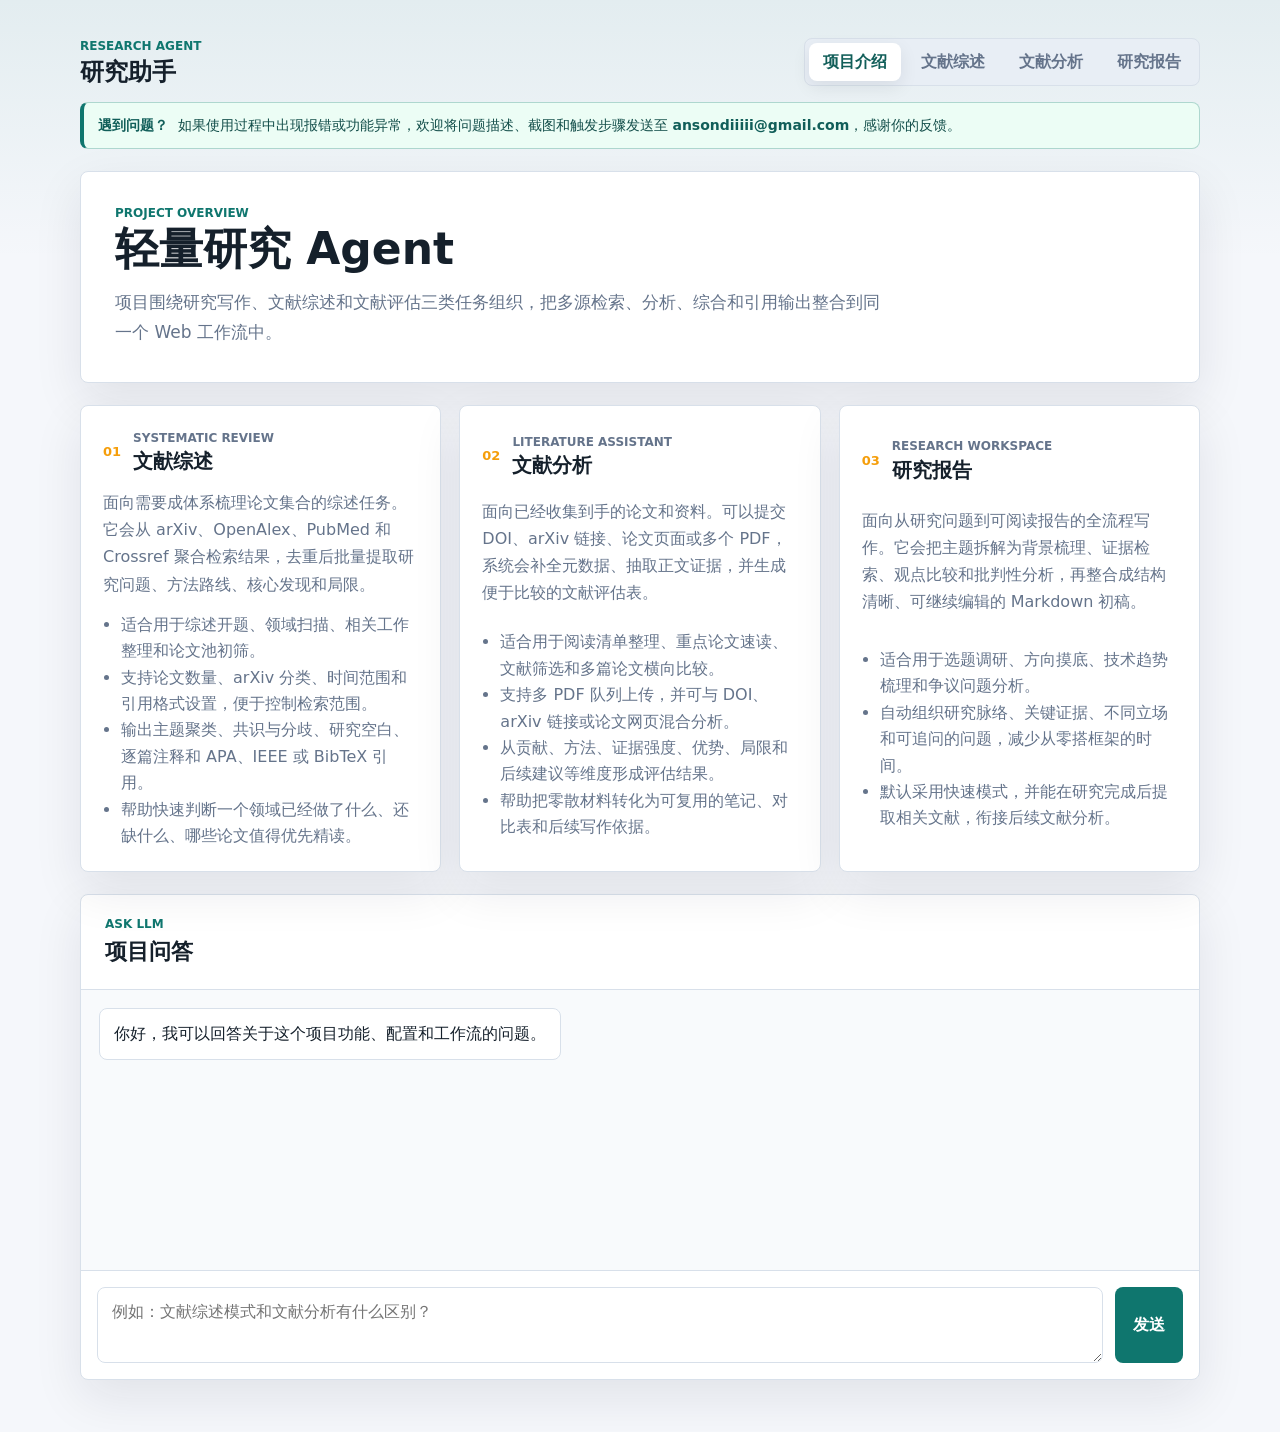
<file: .deploy_tmp/research-agent-coworker-20260602_101754/web/index.html>
<!doctype html>
<html lang="zh-CN">
  <head>
    <meta charset="utf-8" />
    <meta name="viewport" content="width=device-width, initial-scale=1" />
    <title>Research Agent</title>
    <link rel="stylesheet" href="styles.css?v=upload-summary-wrap-1" />
  </head>
  <body>
    <main class="shell">
      <header class="topbar" aria-label="页面导航">
        <div>
          <p class="eyebrow">Research Agent</p>
          <strong class="app-name">研究助手</strong>
        </div>
        <nav class="page-tabs" aria-label="主导航">
          <button class="tab-button is-active" type="button" data-page-target="about">项目介绍</button>
          <button class="tab-button" type="button" data-page-target="slr">文献综述</button>
          <button class="tab-button" type="button" data-page-target="literature">文献分析</button>
          <button class="tab-button" type="button" data-page-target="workspace">研究报告</button>
        </nav>
      </header>

      <aside class="support-notice" aria-label="问题反馈">
        <strong>遇到问题？</strong>
        <span>如果使用过程中出现报错或功能异常，欢迎将问题描述、截图和触发步骤发送至 <a href="mailto:ansondiiiii@gmail.com">ansondiiiii@gmail.com</a>，感谢你的反馈。</span>
      </aside>

      <section id="workspacePage" class="page-view" data-page="workspace">
        <section class="input-band">
          <div class="brand-row">
            <div>
              <p class="eyebrow">Topic Input</p>
              <h1>输入研究主题</h1>
            </div>
          </div>
          <form id="researchForm" class="topic-form">
            <textarea id="topicInput" rows="4" placeholder="例如：人工智能在医学影像诊断中的应用与挑战" required></textarea>
            <section class="research-upload-panel" aria-label="研究报告上传文件">
              <label class="pdf-upload-box research-upload-box" for="researchFileInput">
                <strong>上传 PDF / DOCX</strong>
                <span>可选。系统会抽取文件文本作为研究上下文，也可以只输入文字描述。</span>
              </label>
              <input id="researchFileInput" type="file" accept="application/pdf,.pdf,application/msword,.doc,application/vnd.openxmlformats-officedocument.wordprocessingml.document,.docx" multiple />
              <div class="form-actions upload-actions">
                <span id="researchFileSummary" class="empty-state">尚未选择文件。</span>
                <button id="clearResearchFilesButton" type="button" disabled>清空文件</button>
              </div>
            </section>
            <div class="form-actions">
              <button id="runButton" type="submit">开始研究</button>
              <span id="statusText" role="status" aria-live="polite"></span>
            </div>
          </form>
        </section>

        <section class="output-band">
          <div class="result-header">
            <div>
              <p class="eyebrow">Final Output</p>
              <h2>最终输出结果</h2>
            </div>
            <div class="result-actions">
              <span class="download-reminder">刷新页面会清空当前结果，请生成后及时下载。</span>
              <button id="downloadButton" type="button" disabled>下载</button>
            </div>
          </div>
          <div class="result-layout">
            <article id="resultOutput" class="result-output">
              <p class="empty-state">结果会显示在这里。</p>
            </article>
            <aside class="reference-panel">
              <div class="reference-heading">
                <div>
                  <p class="eyebrow">References</p>
                  <h3>相关文献</h3>
                </div>
                <button class="reference-analysis-button" type="button" data-page-target="analysis">分析当前文献</button>
              </div>
              <ol id="referenceList" class="reference-list">
                <li class="empty-state">研究完成后会显示参考文献。</li>
              </ol>
            </aside>
          </div>
        </section>
      </section>

      <section id="slrPage" class="page-view" data-page="slr">
        <section class="literature-band">
          <div class="literature-header">
            <div>
              <p class="eyebrow">Systematic Literature Review</p>
              <h1>文献综述</h1>
            </div>
            <span id="slrStatus" class="analysis-status" role="status" aria-live="polite">填写主题即可生成，也可附加文件、链接或说明。</span>
          </div>
          <form id="slrForm" class="slr-form">
            <label>
              <span>综述主题</span>
              <textarea id="slrTopicInput" rows="3" placeholder="例如：diffusion models in medical imaging" required></textarea>
            </label>
            <section id="slrUploadPanel" class="slr-upload-panel" aria-label="文献综述补充材料">
              <div class="literature-paths">
                <section class="literature-form literature-path">
                  <div class="path-heading">
                    <span class="feature-index">上传</span>
                    <h2>PDF / DOCX 文件</h2>
                  </div>
                  <label class="pdf-upload-box" for="slrPdfInput">
                    <strong>选择 SLR PDF / DOCX</strong>
                    <span>可分多次选择，系统会把队列中的文件纳入文献综述。</span>
                  </label>
                  <input id="slrPdfInput" type="file" accept="application/pdf,.pdf,application/msword,.doc,application/vnd.openxmlformats-officedocument.wordprocessingml.document,.docx" multiple />
                  <div class="form-actions">
                  <span id="slrPdfSummary" class="empty-state">尚未选择文件。</span>
                    <button id="clearSlrPdfButton" type="button" disabled>清空文件</button>
                  </div>
                </section>
                <section class="literature-form literature-path">
                  <div class="path-heading">
                    <span class="feature-index">粘贴</span>
                    <h2>
                      DOI / arXiv / URL / 补充说明
                      <span class="help-tooltip" tabindex="0" aria-label="链接原文获取说明">
                        ?
                        <span class="tooltip-panel">DOI、arXiv 或论文页面链接不一定能获取到全文。系统通常会优先补全文献元数据和摘要；只有开放访问、页面可读或可解析时，才可能获得更多正文信息。需要更稳的全文级分析时，请上传 PDF / DOCX。</span>
                      </span>
                    </h2>
                  </div>
                  <textarea id="slrReferenceInput" rows="6" placeholder="可粘贴 DOI、arXiv 链接、论文页面链接，也可写筛选标准、写作要求或补充背景"></textarea>
                </section>
              </div>
            </section>
            <div id="slrSearchControls" class="slr-controls">
              <label class="checkbox-line">
                <input id="slrUseSearchInput" type="checkbox" checked />
                <span>同时检索公开来源补充</span>
              </label>
              <label>
                <span>论文数量</span>
                <input id="slrCountInput" type="number" inputmode="numeric" min="1" max="50" step="1" value="20" />
              </label>
              <label>
                <span>arXiv 分类</span>
                <input id="slrCategoryInput" type="text" placeholder="可选，如 cs.CL / cs.CV" />
              </label>
              <label>
                <span>开始日期</span>
                <input id="slrStartDateInput" type="text" inputmode="numeric" placeholder="YYYY 或 YYYY-MM-DD" />
              </label>
              <label>
                <span>结束日期</span>
                <input id="slrEndDateInput" type="text" inputmode="numeric" placeholder="留空表示今天" />
              </label>
              <label>
                <span>引用格式</span>
                <select id="slrCitationInput">
                  <option value="APA" selected>APA</option>
                  <option value="IEEE">IEEE</option>
                  <option value="BibTeX">BibTeX</option>
                </select>
              </label>
            </div>
            <div id="slrDatePresets" class="date-presets" aria-label="文献综述时间范围快捷选择">
              <button type="button" data-slr-years="">不限时间</button>
              <button type="button" data-slr-years="1">近 1 年</button>
              <button type="button" data-slr-years="3">近 3 年</button>
              <button type="button" data-slr-years="5">近 5 年</button>
            </div>
            <div class="combined-actions">
              <div class="primary-action-group">
                <button id="slrRunButton" type="submit">生成文献综述</button>
                <label id="slrExportFormatWrap" class="inline-export-select is-hidden">
                  <span>格式</span>
                  <select id="slrExportFormat" disabled>
                    <option value="md" selected>MD</option>
                    <option value="txt">TXT</option>
                    <option value="pdf">PDF</option>
                  </select>
                </label>
                <button id="slrExportButton" class="is-hidden" type="button" disabled>导出</button>
              </div>
              <span class="empty-state">文件、链接和补充说明都是选填；系统会按可用材料生成主题、共识、分歧、空白和引用。</span>
              <span class="download-reminder slr-download-reminder">刷新页面会清空当前综述，请生成后及时导出。</span>
            </div>
          </form>
          <div class="analysis-table-wrap">
            <section id="slrSummary" class="literature-summary is-empty" aria-live="polite"></section>
            <div
              class="split-resizer"
              data-resize-target="slrSummary"
              role="separator"
              aria-orientation="horizontal"
              aria-label="调整文献综述摘要区域高度"
              tabindex="0"
            ></div>
            <article id="slrOutput" class="result-output slr-output">
              <p class="empty-state">文献综述报告会显示在这里。</p>
            </article>
          </div>
        </section>
      </section>

      <section id="literaturePage" class="page-view" data-page="literature">
        <section class="literature-band">
          <div class="literature-header">
            <div>
              <p class="eyebrow">Literature Assistant</p>
              <h1>文献分析</h1>
            </div>
            <span id="literatureStatus" class="analysis-status" role="status" aria-live="polite">等待输入</span>
          </div>
          <form id="literatureForm" class="literature-inputs">
            <div class="literature-paths">
              <section class="literature-form literature-path">
                <div class="path-heading">
                  <span class="feature-index">路径 1</span>
                  <h2>
                    提交 DOI / arXiv / 论文链接
                    <span class="help-tooltip" tabindex="0" aria-label="链接原文获取说明">
                      ?
                      <span class="tooltip-panel">DOI、arXiv 或论文页面链接不一定能获取到全文。系统通常会优先补全文献元数据和摘要；只有开放访问、页面可读或可解析时，才可能获得更多正文信息。需要更稳的全文级分析时，请上传 PDF / DOCX。</span>
                    </span>
                  </h2>
                </div>
                <textarea id="doiInput" rows="6" placeholder="每行一个 DOI、arXiv 链接或论文页面链接"></textarea>
              </section>
              <section class="literature-form literature-path">
                <div class="path-heading">
                  <span class="feature-index">路径 2</span>
                  <h2>上传 PDF / DOCX</h2>
                </div>
                <label class="pdf-upload-box" for="pdfInput">
                  <strong>选择 PDF / DOCX 文件</strong>
                  <span>支持一个或多个 PDF / DOCX，系统会抽取正文片段后进入文献分析 workflow。</span>
                </label>
                <input id="pdfInput" type="file" accept="application/pdf,.pdf,application/msword,.doc,application/vnd.openxmlformats-officedocument.wordprocessingml.document,.docx" multiple />
                <div class="form-actions">
                  <span id="pdfFileSummary" class="empty-state">尚未选择文件。</span>
                  <button id="clearPdfButton" type="button" disabled>清空文件</button>
                </div>
              </section>
            </div>
            <div class="combined-actions">
              <div class="primary-action-group">
                <button id="doiAnalyzeButton" type="submit">开始综合分析</button>
                <label id="literatureExportFormatWrap" class="inline-export-select is-hidden">
                  <span>格式</span>
                  <select id="literatureExportFormat" disabled>
                    <option value="md" selected>MD</option>
                    <option value="txt">TXT</option>
                    <option value="pdf">PDF</option>
                  </select>
                </label>
                <button id="literatureExportButton" class="is-hidden" type="button" disabled>导出</button>
              </div>
              <span class="empty-state">可同时提交链接和 PDF / DOCX，系统会合并后分析。</span>
            </div>
          </form>
          <div class="analysis-table-wrap">
            <section id="doiSummary" class="literature-summary is-empty" aria-live="polite"></section>
            <div
              class="split-resizer"
              data-resize-target="doiSummary"
              role="separator"
              aria-orientation="horizontal"
              aria-label="调整文献总结区域高度"
              tabindex="0"
            ></div>
            <table class="analysis-table doi-table">
              <thead>
                <tr>
                  <th>文献/来源</th>
                  <th>核心贡献</th>
                  <th>方法/证据</th>
                  <th>证据强度</th>
                  <th>主要优势</th>
                  <th>主要局限</th>
                  <th>文献定位</th>
                  <th>后续建议</th>
                </tr>
              </thead>
              <tbody id="doiAnalysisBody">
                <tr><td colspan="8" class="empty-state">提交文献后会在这里生成分析表。</td></tr>
              </tbody>
            </table>
          </div>
        </section>
      </section>

      <section id="analysisPage" class="page-view" data-page="analysis">
        <section class="analysis-band">
          <div class="analysis-header">
            <div>
              <p class="eyebrow">Literature Analysis</p>
              <h1>文献分析</h1>
            </div>
            <span id="analysisStatus" class="analysis-status" role="status" aria-live="polite">等待研究结果</span>
          </div>
          <div class="analysis-confirm">
            <p id="analysisPrompt">研究完成后，可以启动 LLM 文献分析 workflow。</p>
            <div class="primary-action-group">
              <button id="startAnalysisButton" type="button" disabled>开始文献分析</button>
              <label id="analysisExportFormatWrap" class="inline-export-select is-hidden">
                <span>格式</span>
                <select id="analysisExportFormat" disabled>
                  <option value="md" selected>MD</option>
                  <option value="txt">TXT</option>
                  <option value="pdf">PDF</option>
                </select>
              </label>
              <button id="analysisExportButton" class="is-hidden" type="button" disabled>导出</button>
            </div>
          </div>
          <div class="analysis-table-wrap">
            <section id="analysisSummary" class="literature-summary is-empty" aria-live="polite"></section>
            <table class="analysis-table">
              <thead>
                <tr>
                  <th>文献</th>
                  <th>核心贡献</th>
                  <th>方法/证据</th>
                  <th>证据强度</th>
                  <th>主要优势</th>
                  <th>主要局限</th>
                  <th>文献定位</th>
                  <th>后续建议</th>
                </tr>
              </thead>
              <tbody id="analysisTableBody">
                <tr><td colspan="8" class="empty-state">研究完成后会生成文献分析表。</td></tr>
              </tbody>
            </table>
          </div>
        </section>
      </section>

      <section id="aboutPage" class="page-view is-active" data-page="about">
        <section class="intro-band">
          <div class="intro-copy">
            <p class="eyebrow">Project Overview</p>
            <h1>轻量研究 Agent</h1>
            <p>项目围绕研究写作、文献综述和文献评估三类任务组织，把多源检索、分析、综合和引用输出整合到同一个 Web 工作流中。</p>
          </div>
        </section>

        <section class="module-grid" aria-label="核心模块介绍">
          <article class="module-panel">
            <div class="module-heading">
              <span class="feature-index">01</span>
              <div>
                <p class="eyebrow">Systematic Review</p>
                <h2>文献综述</h2>
              </div>
            </div>
            <p>
              面向需要成体系梳理论文集合的综述任务。它会从 arXiv、OpenAlex、PubMed 和 Crossref 聚合检索结果，去重后批量提取研究问题、方法路线、核心发现和局限。
            </p>
            <ul>
              <li>适合用于综述开题、领域扫描、相关工作整理和论文池初筛。</li>
              <li>支持论文数量、arXiv 分类、时间范围和引用格式设置，便于控制检索范围。</li>
              <li>输出主题聚类、共识与分歧、研究空白、逐篇注释和 APA、IEEE 或 BibTeX 引用。</li>
              <li>帮助快速判断一个领域已经做了什么、还缺什么、哪些论文值得优先精读。</li>
            </ul>
          </article>

          <article class="module-panel">
            <div class="module-heading">
              <span class="feature-index">02</span>
              <div>
                <p class="eyebrow">Literature Assistant</p>
                <h2>文献分析</h2>
              </div>
            </div>
            <p>
              面向已经收集到手的论文和资料。可以提交 DOI、arXiv 链接、论文页面或多个 PDF，系统会补全元数据、抽取正文证据，并生成便于比较的文献评估表。
            </p>
            <ul>
              <li>适合用于阅读清单整理、重点论文速读、文献筛选和多篇论文横向比较。</li>
              <li>支持多 PDF 队列上传，并可与 DOI、arXiv 链接或论文网页混合分析。</li>
              <li>从贡献、方法、证据强度、优势、局限和后续建议等维度形成评估结果。</li>
              <li>帮助把零散材料转化为可复用的笔记、对比表和后续写作依据。</li>
            </ul>
          </article>

          <article class="module-panel">
            <div class="module-heading">
              <span class="feature-index">03</span>
              <div>
                <p class="eyebrow">Research Workspace</p>
                <h2>研究报告</h2>
              </div>
            </div>
            <p>
              面向从研究问题到可阅读报告的全流程写作。它会把主题拆解为背景梳理、证据检索、观点比较和批判性分析，再整合成结构清晰、可继续编辑的 Markdown 初稿。
            </p>
            <ul>
              <li>适合用于选题调研、方向摸底、技术趋势梳理和争议问题分析。</li>
              <li>自动组织研究脉络、关键证据、不同立场和可追问的问题，减少从零搭框架的时间。</li>
              <li>默认采用快速模式，并能在研究完成后提取相关文献，衔接后续文献分析。</li>
            </ul>
          </article>
        </section>

        <section class="about-support">
          <section class="chat-panel">
            <div class="chat-header">
              <div>
                <p class="eyebrow">Ask LLM</p>
                <h2>项目问答</h2>
              </div>
              <span id="chatStatus" class="chat-status" role="status" aria-live="polite"></span>
            </div>
            <div id="chatMessages" class="chat-messages" aria-live="polite">
              <div class="chat-message assistant"><p>你好，我可以回答关于这个项目功能、配置和工作流的问题。</p></div>
            </div>
            <form id="chatForm" class="chat-form">
              <textarea id="chatInput" class="chat-input" rows="2" placeholder="例如：文献综述模式和文献分析有什么区别？" required></textarea>
              <button id="chatSendButton" type="submit">发送</button>
            </form>
          </section>
        </section>
      </section>
    </main>

    <script src="app.js?v=literature-file-limit-4-1"></script>
  </body>
</html>
</file>
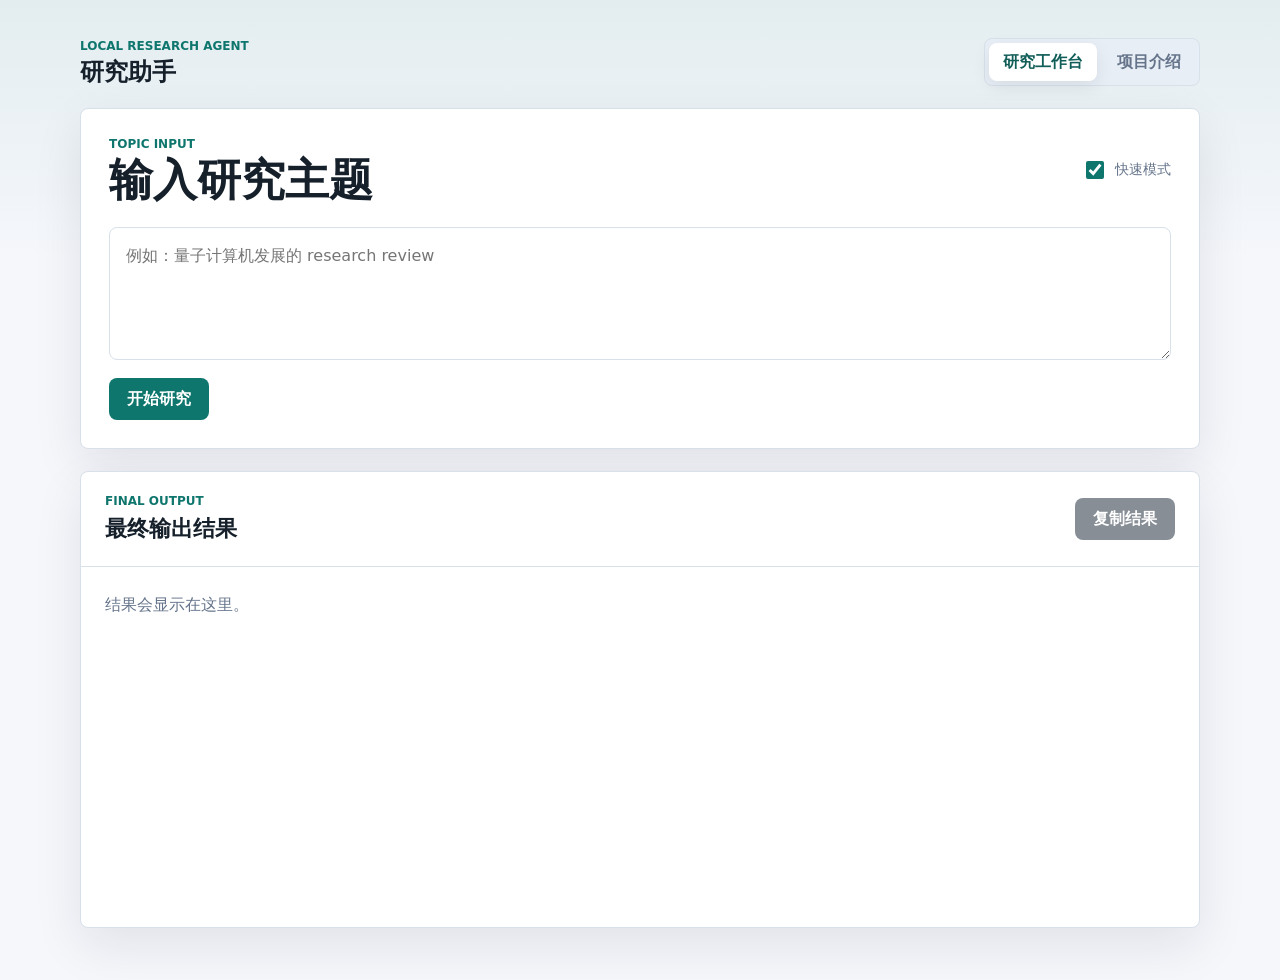
<file: .deploy_tmp/research-agent-v2/web/index.html>
<!doctype html>
<html lang="zh-CN">
  <head>
    <meta charset="utf-8" />
    <meta name="viewport" content="width=device-width, initial-scale=1" />
    <title>Research Agent</title>
    <link rel="stylesheet" href="styles.css" />
  </head>
  <body>
    <main class="shell">
      <header class="topbar" aria-label="页面导航">
        <div>
          <p class="eyebrow">Local Research Agent</p>
          <strong class="app-name">研究助手</strong>
        </div>
        <nav class="page-tabs" aria-label="主导航">
          <button class="tab-button is-active" type="button" data-page-target="workspace">
            研究工作台
          </button>
          <button class="tab-button" type="button" data-page-target="about">
            项目介绍
          </button>
        </nav>
      </header>

      <section
        id="workspacePage"
        class="page-view is-active"
        data-page="workspace"
        aria-labelledby="topic-title"
      >
        <section class="input-band">
          <div class="brand-row">
            <div>
              <p class="eyebrow">Topic Input</p>
              <h1 id="topic-title">输入研究主题</h1>
            </div>
            <label class="speed-toggle">
              <input id="fastMode" type="checkbox" checked />
              <span>快速模式</span>
            </label>
          </div>

          <form id="researchForm" class="topic-form">
            <textarea
              id="topicInput"
              rows="4"
              placeholder="例如：量子计算机发展的 research review"
              aria-label="研究主题"
              required
            ></textarea>
            <div class="form-actions">
              <button id="runButton" type="submit">开始研究</button>
              <span id="statusText" role="status" aria-live="polite"></span>
            </div>
          </form>
        </section>

        <section class="output-band" aria-labelledby="result-title">
          <div class="result-header">
            <div>
              <p class="eyebrow">Final Output</p>
              <h2 id="result-title">最终输出结果</h2>
            </div>
            <button id="copyButton" type="button" disabled>复制结果</button>
          </div>
          <article id="resultOutput" class="result-output">
            <p class="empty-state">结果会显示在这里。</p>
          </article>
        </section>
      </section>

      <section
        id="aboutPage"
        class="page-view"
        data-page="about"
        aria-labelledby="about-title"
      >
        <section class="intro-band">
          <div class="intro-copy">
            <p class="eyebrow">Project Overview</p>
            <h1 id="about-title">一个本地运行的多步骤研究 Agent</h1>
            <p>
              这个项目可以根据用户输入的 topic，自动完成意图理解、并行研究和报告整合，
              最后生成一份结构化 Markdown 研究报告。
            </p>
          </div>
        </section>

        <section class="feature-grid" aria-label="项目功能">
          <article class="feature-card">
            <span class="feature-index">01</span>
            <h2>理解研究意图</h2>
            <p>系统会先分析输入主题，提炼研究范围、核心问题和写作方向。</p>
          </article>
          <article class="feature-card">
            <span class="feature-index">02</span>
            <h2>并行研究分支</h2>
            <p>多个 LLM 分支会从不同角度同时展开研究，减少单一路径带来的遗漏。</p>
          </article>
          <article class="feature-card">
            <span class="feature-index">03</span>
            <h2>自动整合报告</h2>
            <p>综合节点会汇总各分支内容，输出可复制、可保存的 Markdown 最终报告。</p>
          </article>
          <article class="feature-card">
            <span class="feature-index">04</span>
            <h2>本地网页交互</h2>
            <p>通过浏览器输入 topic、选择快速模式、查看运行状态和复制最终结果。</p>
          </article>
        </section>

        <section class="about-support">
          <section class="workflow-band" aria-labelledby="workflow-title">
            <div>
              <p class="eyebrow">Workflow</p>
              <h2 id="workflow-title">当前工作流</h2>
            </div>
            <ol class="workflow-list">
              <li>输入研究主题</li>
              <li>LLM 分析研究意图</li>
              <li>三个研究分支并行生成内容</li>
              <li>综合节点生成最终报告</li>
              <li>保存到 outputs 目录并显示在网页中</li>
            </ol>
          </section>

          <section class="chat-panel" aria-labelledby="chat-title">
            <div class="chat-header">
              <div>
                <p class="eyebrow">Ask LLM</p>
                <h2 id="chat-title">项目问答</h2>
              </div>
              <span id="chatStatus" class="chat-status" role="status" aria-live="polite"></span>
            </div>
            <div id="chatMessages" class="chat-messages" aria-live="polite">
              <div class="chat-message assistant">
                <p>你好，我可以回答关于这个项目的功能、使用方式、配置和工作流的问题。</p>
              </div>
            </div>
            <form id="chatForm" class="chat-form">
              <textarea
                id="chatInput"
                class="chat-input"
                rows="2"
                placeholder="例如：快速模式和普通模式有什么区别？"
                aria-label="向 LLM 提问"
                required
              ></textarea>
              <button id="chatSendButton" type="submit">发送</button>
            </form>
          </section>
        </section>
      </section>
    </main>

    <script src="app.js"></script>
  </body>
</html>
</file>
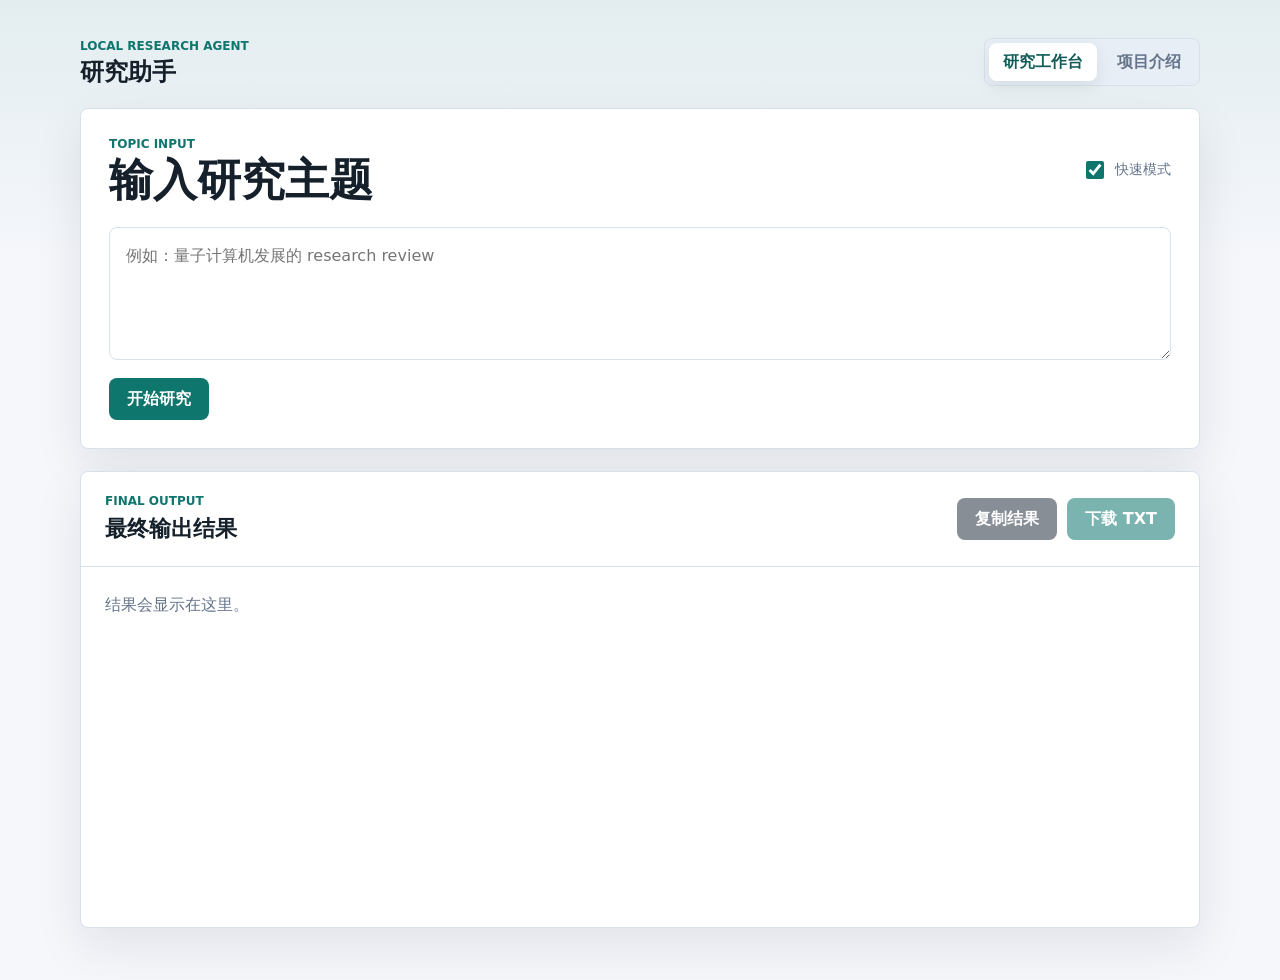
<file: .deploy_tmp/research-agent-v3/web/index.html>
<!doctype html>
<html lang="zh-CN">
  <head>
    <meta charset="utf-8" />
    <meta name="viewport" content="width=device-width, initial-scale=1" />
    <title>Research Agent</title>
    <link rel="stylesheet" href="styles.css" />
  </head>
  <body>
    <main class="shell">
      <header class="topbar" aria-label="页面导航">
        <div>
          <p class="eyebrow">Local Research Agent</p>
          <strong class="app-name">研究助手</strong>
        </div>
        <nav class="page-tabs" aria-label="主导航">
          <button class="tab-button is-active" type="button" data-page-target="workspace">
            研究工作台
          </button>
          <button class="tab-button" type="button" data-page-target="about">
            项目介绍
          </button>
        </nav>
      </header>

      <section
        id="workspacePage"
        class="page-view is-active"
        data-page="workspace"
        aria-labelledby="topic-title"
      >
        <section class="input-band">
          <div class="brand-row">
            <div>
              <p class="eyebrow">Topic Input</p>
              <h1 id="topic-title">输入研究主题</h1>
            </div>
            <label class="speed-toggle">
              <input id="fastMode" type="checkbox" checked />
              <span>快速模式</span>
            </label>
          </div>

          <form id="researchForm" class="topic-form">
            <textarea
              id="topicInput"
              rows="4"
              placeholder="例如：量子计算机发展的 research review"
              aria-label="研究主题"
              required
            ></textarea>
            <div class="form-actions">
              <button id="runButton" type="submit">开始研究</button>
              <span id="statusText" role="status" aria-live="polite"></span>
            </div>
          </form>
        </section>

        <section class="output-band" aria-labelledby="result-title">
          <div class="result-header">
            <div>
              <p class="eyebrow">Final Output</p>
              <h2 id="result-title">最终输出结果</h2>
            </div>
            <div class="result-actions">
              <button id="copyButton" type="button" disabled>复制结果</button>
              <button id="downloadButton" type="button" disabled>下载 TXT</button>
            </div>
          </div>
          <article id="resultOutput" class="result-output">
            <p class="empty-state">结果会显示在这里。</p>
          </article>
        </section>
      </section>

      <section
        id="aboutPage"
        class="page-view"
        data-page="about"
        aria-labelledby="about-title"
      >
        <section class="intro-band">
          <div class="intro-copy">
            <p class="eyebrow">Project Overview</p>
            <h1 id="about-title">一个本地运行的多步骤研究 Agent</h1>
            <p>
              这个项目可以根据用户输入的 topic，自动完成意图理解、并行研究和报告整合，
              最后生成一份结构化 Markdown 研究报告。
            </p>
          </div>
        </section>

        <section class="feature-grid" aria-label="项目功能">
          <article class="feature-card">
            <span class="feature-index">01</span>
            <h2>理解研究意图</h2>
            <p>系统会先分析输入主题，提炼研究范围、核心问题和写作方向。</p>
          </article>
          <article class="feature-card">
            <span class="feature-index">02</span>
            <h2>并行研究分支</h2>
            <p>多个 LLM 分支会从不同角度同时展开研究，减少单一路径带来的遗漏。</p>
          </article>
          <article class="feature-card">
            <span class="feature-index">03</span>
            <h2>自动整合报告</h2>
            <p>综合节点会汇总各分支内容，输出可复制、可保存的 Markdown 最终报告。</p>
          </article>
          <article class="feature-card">
            <span class="feature-index">04</span>
            <h2>本地网页交互</h2>
            <p>通过浏览器输入 topic、选择快速模式、查看运行状态和复制最终结果。</p>
          </article>
        </section>

        <section class="about-support">
          <section class="workflow-band" aria-labelledby="workflow-title">
            <div>
              <p class="eyebrow">Workflow</p>
              <h2 id="workflow-title">当前工作流</h2>
            </div>
            <ol class="workflow-list">
              <li>输入研究主题</li>
              <li>LLM 分析研究意图</li>
              <li>三个研究分支并行生成内容</li>
              <li>综合节点生成最终报告</li>
              <li>保存到 outputs 目录并显示在网页中</li>
            </ol>
          </section>

          <section class="chat-panel" aria-labelledby="chat-title">
            <div class="chat-header">
              <div>
                <p class="eyebrow">Ask LLM</p>
                <h2 id="chat-title">项目问答</h2>
              </div>
              <span id="chatStatus" class="chat-status" role="status" aria-live="polite"></span>
            </div>
            <div id="chatMessages" class="chat-messages" aria-live="polite">
              <div class="chat-message assistant">
                <p>你好，我可以回答关于这个项目的功能、使用方式、配置和工作流的问题。</p>
              </div>
            </div>
            <form id="chatForm" class="chat-form">
              <textarea
                id="chatInput"
                class="chat-input"
                rows="2"
                placeholder="例如：快速模式和普通模式有什么区别？"
                aria-label="向 LLM 提问"
                required
              ></textarea>
              <button id="chatSendButton" type="submit">发送</button>
            </form>
          </section>
        </section>
      </section>
    </main>

    <script src="app.js"></script>
  </body>
</html>
</file>
<file: web/styles.css>
:root {
  color-scheme: light;
  --bg: #f5f7fb;
  --ink: #15202b;
  --muted: #65748b;
  --line: #d8e0ea;
  --panel: #ffffff;
  --accent: #0f766e;
  --accent-strong: #115e59;
  --warm: #f59e0b;
  --error: #b91c1c;
  --shadow: 0 18px 50px rgba(17, 24, 39, 0.09);
}

* {
  box-sizing: border-box;
}

body {
  margin: 0;
  background:
    linear-gradient(180deg, rgba(15, 118, 110, 0.08), transparent 260px),
    var(--bg);
  color: var(--ink);
  font-family:
    Inter, ui-sans-serif, system-ui, -apple-system, BlinkMacSystemFont, "Segoe UI",
    sans-serif;
}

.shell {
  width: min(1120px, calc(100% - 32px));
  margin: 0 auto;
  padding: 38px 0 52px;
}

.topbar {
  display: flex;
  align-items: center;
  justify-content: space-between;
  gap: 18px;
  margin-bottom: 22px;
}

.support-notice {
  display: flex;
  align-items: center;
  gap: 10px;
  margin: -6px 0 22px;
  padding: 12px 14px;
  border: 1px solid rgba(15, 118, 110, 0.28);
  border-left: 4px solid var(--accent);
  border-radius: 8px;
  background: #ecfdf5;
  color: #134e4a;
  font-size: 14px;
  line-height: 1.5;
}

.support-notice strong {
  flex: 0 0 auto;
  color: var(--accent-strong);
}

.support-notice a {
  color: var(--accent-strong);
  font-weight: 800;
  text-decoration: none;
}

.support-notice a:hover,
.support-notice a:focus-visible {
  text-decoration: underline;
}

.app-name {
  display: block;
  font-size: 24px;
  line-height: 1.1;
}

.page-tabs {
  display: inline-flex;
  gap: 6px;
  padding: 4px;
  background: #e8eef5;
  border: 1px solid var(--line);
  border-radius: 8px;
}

.tab-button {
  display: inline-flex;
  align-items: center;
  justify-content: center;
  gap: 7px;
  min-height: 38px;
  padding: 0 14px;
  background: transparent;
  color: var(--muted);
}

.tab-icon {
  display: inline-grid;
  place-items: center;
  width: 20px;
  height: 20px;
  border: 1px solid currentColor;
  border-radius: 5px;
  font-size: 12px;
  font-weight: 800;
  line-height: 1;
}

.tab-button:hover {
  background: rgba(255, 255, 255, 0.72);
  color: var(--ink);
}

.tab-button.is-active {
  background: var(--panel);
  color: var(--accent-strong);
  box-shadow: 0 6px 18px rgba(17, 24, 39, 0.08);
}

.page-view {
  display: none;
}

.page-view.is-active {
  display: block;
}

.input-band,
.output-band,
.intro-band,
.workflow-band,
.analysis-band,
.literature-band {
  background: var(--panel);
  border: 1px solid var(--line);
  border-radius: 8px;
  box-shadow: var(--shadow);
}

.input-band {
  padding: 28px;
}

.output-band {
  margin-top: 22px;
  overflow: hidden;
}

.intro-band {
  padding: 34px;
}

.analysis-band,
.literature-band {
  overflow: hidden;
}

.analysis-header,
.literature-header {
  display: flex;
  align-items: flex-start;
  justify-content: space-between;
  gap: 18px;
  padding: 24px 26px;
  border-bottom: 1px solid var(--line);
}

.literature-paths {
  display: grid;
  grid-template-columns: repeat(2, minmax(0, 1fr));
  gap: 0;
}

.literature-form {
  padding: 22px 26px;
  min-width: 0;
}

.literature-path + .literature-path {
  border-left: 1px solid var(--line);
}

.path-heading {
  display: flex;
  align-items: baseline;
  justify-content: space-between;
  gap: 12px;
  margin-bottom: 14px;
}

.path-heading h2 {
  font-size: 18px;
}

.help-tooltip {
  position: relative;
  display: inline-grid;
  place-items: center;
  width: 20px;
  height: 20px;
  margin-left: 6px;
  border: 1px solid var(--line);
  border-radius: 50%;
  color: var(--accent-strong);
  font-size: 13px;
  font-weight: 800;
  line-height: 1;
  cursor: help;
  vertical-align: middle;
}

.help-tooltip:hover,
.help-tooltip:focus-visible {
  border-color: var(--accent);
  outline: none;
  box-shadow: 0 0 0 3px rgba(15, 118, 110, 0.14);
}

.tooltip-panel {
  position: absolute;
  right: 0;
  top: calc(100% + 10px);
  z-index: 4;
  display: none;
  width: min(320px, 72vw);
  padding: 12px 14px;
  border: 1px solid var(--line);
  border-radius: 8px;
  background: #fff;
  box-shadow: 0 16px 34px rgba(17, 24, 39, 0.16);
  color: var(--ink);
  font-size: 13px;
  font-weight: 500;
  line-height: 1.6;
  text-align: left;
}

.help-tooltip:hover .tooltip-panel,
.help-tooltip:focus-visible .tooltip-panel {
  display: block;
}

.literature-form textarea {
  min-height: 150px;
}

.pdf-upload-box {
  display: grid;
  gap: 8px;
  min-height: 150px;
  padding: 18px;
  border: 1px dashed var(--line);
  border-radius: 8px;
  background: #f8fafc;
  color: var(--muted);
  cursor: pointer;
  align-content: center;
}

.pdf-upload-box:hover {
  border-color: var(--accent);
  background: rgba(15, 118, 110, 0.06);
}

.pdf-upload-box strong {
  color: var(--ink);
  font-size: 18px;
}

.pdf-upload-box span {
  line-height: 1.6;
}

#pdfInput {
  width: 100%;
  margin-top: 12px;
  color: var(--muted);
}

.research-upload-panel {
  display: grid;
  gap: 10px;
  margin-top: 14px;
}

.research-upload-box {
  min-height: 112px;
  padding: 16px;
}

#researchFileInput {
  position: absolute;
  width: 1px;
  height: 1px;
  overflow: hidden;
  clip: rect(0 0 0 0);
  white-space: nowrap;
  opacity: 0;
}

#slrPdfInput,
#pdfInput {
  position: absolute;
  width: 1px;
  height: 1px;
  overflow: hidden;
  clip: rect(0 0 0 0);
  white-space: nowrap;
  opacity: 0;
}

.upload-actions {
  margin-top: 0;
}

.combined-actions {
  display: flex;
  align-items: center;
  justify-content: space-between;
  gap: 18px;
  padding: 18px 26px;
  border-top: 1px solid var(--line);
  border-bottom: 1px solid var(--line);
  background: #f8fafc;
}

.primary-action-group {
  display: flex;
  align-items: center;
  gap: 10px;
  flex-wrap: wrap;
  flex: 0 0 auto;
}

.primary-action-group button:not(:first-child) {
  background: #263241;
}

.primary-action-group button:not(:first-child):hover:not(:disabled) {
  background: #111827;
}

.inline-export-select {
  display: inline-flex;
  align-items: center;
  gap: 8px;
  min-height: 42px;
  padding: 0 10px;
  border: 1px solid var(--line);
  border-radius: 8px;
  background: #fff;
  color: var(--muted);
  font-size: 13px;
  font-weight: 700;
}

.inline-export-select span {
  color: var(--muted);
}

.inline-export-select select {
  min-height: 30px;
  border: 0;
  background: transparent;
  color: var(--ink);
  font: inherit;
  font-size: 13px;
  font-weight: 800;
  outline: none;
  cursor: pointer;
}

.is-hidden {
  display: none !important;
}

.combined-actions .empty-state {
  flex: 1 1 auto;
  line-height: 1.55;
  text-align: right;
}

.slr-form {
  display: grid;
  gap: 18px;
}

.slr-upload-panel {
  border-top: 1px solid var(--line);
  border-bottom: 1px solid var(--line);
  background: #fbfdff;
}

.slr-form > label {
  display: grid;
  gap: 8px;
  padding: 22px 26px 0;
}

.slr-form label span {
  color: var(--accent-strong);
  font-size: 13px;
  font-weight: 800;
}

.slr-controls {
  display: grid;
  grid-template-columns: minmax(180px, 1.2fr) repeat(5, minmax(0, 1fr));
  gap: 14px;
  padding: 0 26px;
}

.slr-controls label {
  display: grid;
  gap: 7px;
  min-width: 0;
}

.slr-controls label:not(.checkbox-line) {
  padding: 10px 12px;
  border: 1px solid var(--line);
  border-radius: 8px;
  background: #f8fafc;
  transition: border-color 0.15s ease, background-color 0.15s ease, box-shadow 0.15s ease;
}

.slr-controls label:not(.checkbox-line):focus-within {
  border-color: var(--accent);
  background: #fff;
  box-shadow: 0 0 0 3px rgba(15, 118, 110, 0.12);
}

.slr-controls label:not(.checkbox-line) span {
  color: var(--muted);
  font-size: 12px;
  font-weight: 800;
}

.slr-controls select,
.slr-controls input[type="text"],
.slr-controls input[type="number"] {
  width: 100%;
  min-height: 34px;
  border: 0;
  border-radius: 6px;
  padding: 0;
  background: transparent;
  color: var(--ink);
  font: inherit;
  font-size: 14px;
  font-weight: 700;
  outline: none;
}

.slr-controls select {
  cursor: pointer;
}

.slr-controls input[type="text"]::placeholder,
.slr-controls input[type="number"]::placeholder {
  color: #94a3b8;
  font-weight: 600;
}

.slr-controls .checkbox-line {
  align-items: center;
  display: flex;
  gap: 9px;
  min-height: 34px;
  align-self: end;
  padding: 0 12px;
  border: 1px solid var(--line);
  border-radius: 8px;
  background: #f8fafc;
  color: var(--muted);
  cursor: pointer;
  transition: border-color 0.15s ease, background-color 0.15s ease, color 0.15s ease;
}

.slr-controls .checkbox-line input {
  width: 15px;
  height: 15px;
  margin: 0;
  accent-color: var(--accent);
}

.slr-controls .checkbox-line span {
  color: inherit;
  font-size: 13px;
}

.slr-controls .checkbox-line:hover,
.slr-controls .checkbox-line:has(input:checked) {
  border-color: var(--accent);
  background: rgba(15, 118, 110, 0.08);
  color: var(--accent-strong);
}

.date-presets {
  display: flex;
  flex-wrap: wrap;
  gap: 8px;
  padding: 0 26px;
}

.date-presets button {
  min-height: 34px;
  padding: 0 12px;
  border-color: var(--line);
  background: #f8fafc;
  color: var(--muted);
  font-size: 13px;
}

.date-presets button:hover,
.date-presets button.is-active {
  border-color: var(--accent);
  background: rgba(15, 118, 110, 0.08);
  color: var(--accent-strong);
}

.slr-output {
  min-height: 420px;
  padding: 24px 28px;
}

.analysis-status {
  color: var(--muted);
  font-size: 14px;
  text-align: right;
}

.analysis-status.error {
  color: var(--error);
}

.analysis-confirm {
  display: flex;
  align-items: center;
  justify-content: space-between;
  gap: 16px;
  padding: 16px 26px;
  border-bottom: 1px solid var(--line);
  background: #f8fafc;
}

.analysis-confirm p {
  margin: 0;
  color: var(--muted);
  line-height: 1.55;
}

#startAnalysisButton {
  min-width: 132px;
}

.analysis-table-wrap {
  overflow: auto;
}

.split-resizer {
  display: none;
  height: 12px;
  border-top: 1px solid var(--line);
  border-bottom: 1px solid var(--line);
  background:
    linear-gradient(90deg, transparent, rgba(15, 118, 110, 0.24), transparent) center / 180px 2px no-repeat,
    #eef4f8;
  cursor: row-resize;
  touch-action: none;
}

.split-resizer.is-visible {
  display: block;
}

.split-resizer:hover,
.split-resizer:focus-visible {
  background:
    linear-gradient(90deg, transparent, rgba(15, 118, 110, 0.58), transparent) center / 220px 2px no-repeat,
    #e2edf2;
  outline: none;
}

.is-resizing-split {
  cursor: row-resize;
  user-select: none;
}

.literature-summary {
  display: grid;
  gap: 14px;
  padding: 18px 22px;
  border-bottom: 1px solid var(--line);
  background: #f8fafc;
}

.literature-summary.is-resizable {
  max-height: var(--summary-height, 360px);
  overflow: auto;
  overscroll-behavior: contain;
}

.literature-summary.is-empty {
  display: none;
}

.literature-summary h3 {
  margin: 0;
  color: var(--ink);
  font-size: 16px;
}

.summary-lead {
  margin: 0;
  color: var(--muted);
  line-height: 1.6;
}

.summary-grid {
  display: grid;
  grid-template-columns: repeat(auto-fit, minmax(220px, 1fr));
  gap: 14px;
}

.summary-group {
  min-width: 0;
}

.summary-group strong {
  display: block;
  margin-bottom: 7px;
  color: var(--accent-strong);
  font-size: 12px;
}

.summary-group ul {
  margin: 0;
  padding-left: 18px;
  color: var(--muted);
  font-size: 13px;
  line-height: 1.55;
}

.summary-group li,
.summary-lead,
.slr-output p,
.slr-output li {
  overflow-wrap: anywhere;
  word-break: break-word;
}

.analysis-table {
  width: 100%;
  min-width: 1360px;
  border-collapse: collapse;
  table-layout: fixed;
}

.analysis-table th,
.analysis-table td {
  padding: 15px 16px;
  border-bottom: 1px solid var(--line);
  vertical-align: top;
  text-align: left;
  line-height: 1.58;
  overflow-wrap: anywhere;
  word-break: break-word;
}

.analysis-table thead th {
  position: sticky;
  top: 0;
  z-index: 1;
  background: #f8fafc;
  color: var(--accent-strong);
  font-size: 13px;
}

.analysis-table tbody th {
  width: 22%;
  font-size: 15px;
  overflow-wrap: anywhere;
  word-break: break-word;
}

.analysis-table tbody th a {
  overflow-wrap: anywhere;
  word-break: break-word;
}

.analysis-table td {
  color: var(--muted);
  font-size: 14px;
}

.analysis-table .analysis-loading-cell {
  padding: 0;
  background: #fff;
}

.analysis-table .analysis-loading-cell .loading-state {
  min-height: 300px;
  padding: 28px;
}

.analysis-table a {
  color: var(--ink);
  text-decoration: none;
}

.analysis-table a:hover {
  color: var(--accent-strong);
  text-decoration: underline;
}

.doi-table {
  min-width: 1360px;
}

.doi-table thead th:first-child,
.doi-table tbody th:first-child {
  width: 260px;
}

.intro-copy {
  max-width: 780px;
}

.intro-copy p:last-child {
  margin: 16px 0 0;
  color: var(--muted);
  font-size: 17px;
  line-height: 1.75;
}

.feature-grid {
  display: grid;
  grid-template-columns: repeat(4, minmax(0, 1fr));
  gap: 14px;
  margin-top: 22px;
}

.about-product-grid {
  display: grid;
  grid-template-columns: repeat(2, minmax(0, 1fr));
  gap: 22px;
  margin-top: 22px;
  align-items: start;
}

.module-grid {
  display: grid;
  grid-template-columns: repeat(3, minmax(0, 1fr));
  gap: 18px;
  margin-top: 22px;
}

.module-panel {
  display: grid;
  gap: 14px;
  padding: 22px;
  background: var(--panel);
  border: 1px solid var(--line);
  border-radius: 8px;
  box-shadow: var(--shadow);
}

.module-heading {
  display: flex;
  align-items: center;
  gap: 12px;
}

.module-heading h2 {
  margin: 0;
  font-size: 20px;
}

.module-panel p {
  margin: 0;
  color: var(--muted);
  line-height: 1.7;
}

.module-panel ul {
  margin: 0;
  padding-left: 18px;
  color: var(--muted);
  line-height: 1.65;
}

.feature-card {
  min-height: 220px;
  padding: 20px;
  background: var(--panel);
  border: 1px solid var(--line);
  border-radius: 8px;
}

.product-panel {
  display: grid;
  gap: 18px;
  padding: 24px;
  background: var(--panel);
  border: 1px solid var(--line);
  border-radius: 8px;
  box-shadow: var(--shadow);
}

.literature-product {
  border-color: rgba(15, 118, 110, 0.28);
}

.product-heading {
  display: flex;
  align-items: center;
  gap: 14px;
}

.product-icon {
  display: inline-grid;
  place-items: center;
  width: 46px;
  height: 46px;
  border-radius: 8px;
  background: #e8eef5;
  color: var(--accent-strong);
  font-size: 21px;
  font-weight: 900;
}

.literature-product .product-icon {
  background: rgba(15, 118, 110, 0.12);
}

.product-copy {
  margin: 0;
  color: var(--muted);
  font-size: 16px;
  line-height: 1.7;
}

.capability-list {
  display: grid;
  grid-template-columns: repeat(2, minmax(0, 1fr));
  gap: 12px;
}

.capability-list article {
  min-height: 170px;
  padding: 16px;
  border: 1px solid var(--line);
  border-radius: 8px;
  background: #fff;
}

.capability-list h3 {
  margin: 14px 0 0;
  font-size: 18px;
}

.capability-list p {
  margin: 10px 0 0;
  color: var(--muted);
  line-height: 1.65;
}

.product-workflow {
  grid-template-columns: 1fr;
  gap: 14px;
  padding: 18px;
  box-shadow: none;
  background: #f8fafc;
}

.feature-index {
  color: var(--warm);
  font-size: 13px;
  font-weight: 800;
}

.feature-card h2 {
  margin-top: 18px;
  font-size: 19px;
}

.feature-card p {
  margin: 12px 0 0;
  color: var(--muted);
  line-height: 1.7;
}

.workflow-band {
  display: grid;
  grid-template-columns: 260px 1fr;
  gap: 24px;
  padding: 26px;
}

.about-support {
  display: block;
  margin-top: 22px;
}

.literature-workflow {
  box-shadow: none;
}

.workflow-list {
  display: grid;
  gap: 10px;
  margin: 0;
  padding-left: 22px;
  color: var(--muted);
  line-height: 1.65;
}

.chat-panel {
  min-height: 440px;
  background: var(--panel);
  border: 1px solid var(--line);
  border-radius: 8px;
  box-shadow: var(--shadow);
  overflow: hidden;
}

.chat-header {
  display: flex;
  align-items: flex-start;
  justify-content: space-between;
  gap: 14px;
  padding: 22px 24px;
  border-bottom: 1px solid var(--line);
}

.chat-status {
  min-height: 20px;
  color: var(--muted);
  font-size: 13px;
  text-align: right;
}

.chat-status.error {
  color: var(--error);
}

.chat-messages {
  display: flex;
  flex-direction: column;
  gap: 12px;
  height: 280px;
  overflow: auto;
  padding: 18px;
  background: #f8fafc;
}

.chat-message {
  width: fit-content;
  max-width: min(86%, 620px);
  border: 1px solid var(--line);
  border-radius: 8px;
  padding: 12px 14px;
  line-height: 1.62;
}

.chat-message p {
  margin: 0 0 8px;
}

.chat-message p:last-child,
.chat-message ul:last-child {
  margin-bottom: 0;
}

.chat-message ul {
  margin: 0 0 8px;
  padding-left: 20px;
}

.chat-message.user {
  align-self: flex-end;
  background: var(--accent);
  border-color: var(--accent);
  color: #fff;
}

.chat-message.assistant {
  align-self: flex-start;
  background: #fff;
  color: var(--ink);
}

.chat-form {
  display: grid;
  grid-template-columns: 1fr auto;
  gap: 12px;
  padding: 16px;
  border-top: 1px solid var(--line);
}

.chat-input {
  min-height: 52px;
  max-height: 140px;
  padding: 12px 14px;
}

.brand-row,
.result-header,
.form-actions {
  display: flex;
  align-items: center;
  justify-content: space-between;
  gap: 18px;
  min-width: 0;
}

.form-actions > .empty-state {
  flex: 1 1 auto;
  min-width: 0;
  overflow-wrap: anywhere;
  word-break: break-word;
}

.form-actions > button {
  flex: 0 0 auto;
}

.result-actions {
  display: flex;
  align-items: center;
  gap: 10px;
  flex-wrap: wrap;
  justify-content: flex-end;
}

.download-reminder {
  display: inline-flex;
  align-items: center;
  min-height: 38px;
  max-width: 360px;
  padding: 8px 12px;
  border: 1px solid #f59e0b;
  border-radius: 8px;
  background: #fffbeb;
  color: #92400e;
  font-size: 13px;
  font-weight: 800;
  line-height: 1.35;
}

.slr-download-reminder {
  flex: 0 1 360px;
  text-align: left;
}

.download-format {
  display: inline-flex;
  align-items: center;
  gap: 8px;
  min-height: 42px;
  color: var(--muted);
  font-size: 14px;
}

.download-format select {
  min-height: 42px;
  border: 1px solid var(--line);
  border-radius: 8px;
  padding: 0 34px 0 12px;
  background: #fff;
  color: var(--ink);
  font: inherit;
  font-weight: 700;
}

.download-format select:disabled {
  opacity: 0.55;
}

.eyebrow {
  margin: 0 0 6px;
  color: var(--accent);
  font-size: 12px;
  font-weight: 700;
  letter-spacing: 0;
  text-transform: uppercase;
}

h1,
h2 {
  margin: 0;
  letter-spacing: 0;
}

h1 {
  font-size: clamp(28px, 4vw, 44px);
  line-height: 1.05;
}

h2 {
  font-size: 22px;
}

.topic-form {
  margin-top: 24px;
}

textarea {
  width: 100%;
  min-height: 132px;
  resize: vertical;
  border: 1px solid var(--line);
  border-radius: 8px;
  padding: 16px;
  color: var(--ink);
  font: inherit;
  font-size: 16px;
  line-height: 1.55;
  outline: none;
}

textarea:focus {
  border-color: var(--accent);
  box-shadow: 0 0 0 3px rgba(15, 118, 110, 0.14);
}

.form-actions {
  margin-top: 14px;
}

button {
  min-height: 42px;
  border: 0;
  border-radius: 8px;
  padding: 0 18px;
  background: var(--accent);
  color: #fff;
  font: inherit;
  font-weight: 700;
  white-space: nowrap;
  cursor: pointer;
}

button:hover:not(:disabled) {
  background: var(--accent-strong);
}

button:disabled {
  cursor: not-allowed;
  opacity: 0.55;
}

#downloadButton {
  background: #0f766e;
}

#downloadButton:hover:not(:disabled) {
  background: #115e59;
}

#statusText {
  flex: 1 1 auto;
  min-width: 0;
  min-height: 22px;
  color: var(--muted);
  font-size: 14px;
  text-align: right;
  overflow-wrap: anywhere;
}

#statusText.error {
  color: var(--error);
}

.result-header {
  padding: 22px 24px;
  border-bottom: 1px solid var(--line);
}

.result-output {
  min-height: 360px;
  max-height: 68vh;
  overflow: auto;
  padding: 24px;
  line-height: 1.7;
}

.loading-state {
  min-height: 260px;
  display: flex;
  align-items: center;
  justify-content: center;
  gap: 20px;
  color: var(--muted);
}

.loading-squares {
  display: flex;
  align-items: center;
  gap: 10px;
  flex: 0 0 auto;
}

.loading-square {
  display: block;
  border-radius: 5px;
  animation: square-spin 3.78s ease-in-out infinite;
  transform-origin: center;
}

.loading-square-large {
  width: 34px;
  height: 34px;
  background: var(--accent);
}

.loading-square-medium {
  width: 26px;
  height: 26px;
  background: #7f9f97;
  animation-delay: 1s;
}

.loading-square-small {
  width: 18px;
  height: 18px;
  background: #9aa3ad;
  animation-delay: 2s;
}

.loading-copy h2 {
  margin: 0 0 8px;
  color: var(--ink);
  font-size: 22px;
}

.loading-copy p {
  margin: 0;
}

@keyframes square-spin {
  0% {
    transform: rotate(0deg) scale(1);
  }
  11% {
    transform: rotate(180deg) scale(0.92);
  }
  20.6% {
    transform: rotate(360deg) scale(1);
  }
  100% {
    transform: rotate(360deg) scale(1);
  }
}

.result-layout {
  display: grid;
  grid-template-columns: minmax(0, 1fr) 320px;
  min-height: 360px;
}

.reference-panel {
  border-left: 1px solid var(--line);
  background: #f8fafc;
  max-height: 68vh;
  overflow: auto;
}

.reference-heading {
  display: flex;
  align-items: flex-start;
  justify-content: space-between;
  gap: 12px;
  padding: 22px 22px 14px;
  border-bottom: 1px solid var(--line);
}

.reference-heading h3 {
  margin: 0;
  font-size: 18px;
}

.reference-analysis-button {
  display: inline-flex;
  align-items: center;
  gap: 7px;
  min-height: 34px;
  padding: 0 10px;
  background: #263241;
  font-size: 13px;
  white-space: nowrap;
}

.reference-analysis-button:hover:not(:disabled) {
  background: #111827;
}

.reference-list {
  display: grid;
  gap: 12px;
  margin: 0;
  padding: 16px 18px 22px 34px;
}

.reference-item {
  padding: 0 0 12px;
  border-bottom: 1px solid var(--line);
}

.reference-item:last-child {
  border-bottom: 0;
}

.reference-item strong,
.reference-item span,
.reference-item small {
  display: block;
}

.reference-item strong {
  font-size: 15px;
  line-height: 1.45;
}

.reference-item strong a {
  color: var(--ink);
  text-decoration: none;
}

.reference-item strong a:hover {
  color: var(--accent-strong);
  text-decoration: underline;
}

.reference-item span {
  margin-top: 5px;
  color: var(--accent-strong);
  font-size: 12px;
  font-weight: 700;
}

.reference-item p {
  margin: 8px 0;
  color: var(--muted);
  font-size: 14px;
  line-height: 1.55;
}

.reference-item small {
  color: var(--muted);
  overflow-wrap: anywhere;
}

.result-output h1,
.result-output h2,
.result-output h3 {
  margin: 22px 0 10px;
}

.result-output h1 {
  font-size: 26px;
}

.result-output h2 {
  font-size: 21px;
}

.result-output h3 {
  font-size: 18px;
}

.result-output p {
  margin: 0 0 12px;
}

.result-output ul,
.result-output ol {
  padding-left: 22px;
}

.markdown-table-wrap {
  margin: 14px 0 20px;
  overflow-x: auto;
}

.markdown-table {
  width: 100%;
  min-width: 980px;
  border-collapse: collapse;
  table-layout: fixed;
}

.markdown-table th,
.markdown-table td {
  padding: 12px 14px;
  border: 1px solid var(--line);
  vertical-align: top;
  text-align: left;
  overflow-wrap: anywhere;
  word-break: break-word;
}

.markdown-table th {
  background: #f8fafc;
  color: var(--accent-strong);
  font-size: 13px;
}

.markdown-table td {
  color: var(--muted);
  font-size: 14px;
  line-height: 1.55;
}

.result-output code {
  background: #eef2f7;
  border-radius: 4px;
  padding: 2px 5px;
}

.empty-state {
  color: var(--muted);
}

@media (max-width: 720px) {
  .shell {
    width: min(100% - 20px, 1120px);
    padding-top: 18px;
  }

  .input-band {
    padding: 20px;
  }

  .topbar,
  .brand-row,
  .result-header,
  .form-actions,
  .combined-actions,
  .workflow-band {
    align-items: stretch;
    flex-direction: column;
  }

  .support-notice {
    align-items: flex-start;
    flex-direction: column;
  }

  .combined-actions .empty-state {
    text-align: left;
  }

  .page-tabs {
    display: grid;
    grid-template-columns: 1fr;
    width: 100%;
  }

  .feature-grid,
  .about-product-grid,
  .module-grid,
  .capability-list,
  .about-support,
  .literature-paths,
  .slr-controls,
  .result-layout {
    grid-template-columns: 1fr;
  }

  .literature-path + .literature-path {
    border-top: 1px solid var(--line);
    border-left: 0;
  }

  .reference-panel {
    border-left: 0;
    border-top: 1px solid var(--line);
    max-height: none;
  }

  .reference-heading {
    align-items: stretch;
    flex-direction: column;
  }

  .intro-band,
  .analysis-header,
  .literature-header,
  .workflow-band {
    padding: 20px;
  }

  .analysis-header,
  .literature-header {
    flex-direction: column;
  }

  .analysis-confirm {
    align-items: stretch;
    flex-direction: column;
    padding: 16px 20px;
  }

  .analysis-status {
    text-align: left;
  }

  .split-resizer {
    display: none !important;
  }

  .literature-summary.is-resizable {
    max-height: none;
  }

  .summary-grid {
    grid-template-columns: 1fr;
  }

  .workflow-band {
    display: block;
  }

  .workflow-list {
    margin-top: 16px;
  }

  .chat-header,
  .chat-form {
    grid-template-columns: 1fr;
    align-items: stretch;
  }

  .chat-header {
    flex-direction: column;
  }

  .chat-status {
    text-align: left;
  }

  .chat-message {
    max-width: 100%;
  }

  .loading-state {
    min-height: 220px;
    flex-direction: column;
    text-align: center;
  }

  button {
    width: 100%;
  }

  .primary-action-group {
    width: 100%;
  }

  .result-actions {
    width: 100%;
  }

  #statusText {
    text-align: left;
  }
}
</file>
<file: .deploy_tmp/coworker_rar_extract/web/styles.css>
:root {
  color-scheme: light;
  --bg: #f5f7fb;
  --ink: #15202b;
  --muted: #65748b;
  --line: #d8e0ea;
  --panel: #ffffff;
  --accent: #0f766e;
  --accent-strong: #115e59;
  --warm: #f59e0b;
  --error: #b91c1c;
  --shadow: 0 18px 50px rgba(17, 24, 39, 0.09);
}

* {
  box-sizing: border-box;
}

body {
  margin: 0;
  background:
    linear-gradient(180deg, rgba(15, 118, 110, 0.08), transparent 260px),
    var(--bg);
  color: var(--ink);
  font-family:
    Inter, ui-sans-serif, system-ui, -apple-system, BlinkMacSystemFont, "Segoe UI",
    sans-serif;
}

.shell {
  width: min(1120px, calc(100% - 32px));
  margin: 0 auto;
  padding: 38px 0 52px;
}

.topbar {
  display: flex;
  align-items: center;
  justify-content: space-between;
  gap: 18px;
  margin-bottom: 22px;
}

.app-name {
  display: block;
  font-size: 24px;
  line-height: 1.1;
}

.page-tabs {
  display: inline-flex;
  gap: 6px;
  padding: 4px;
  background: #e8eef5;
  border: 1px solid var(--line);
  border-radius: 8px;
}

.tab-button {
  display: inline-flex;
  align-items: center;
  justify-content: center;
  gap: 7px;
  min-height: 38px;
  padding: 0 14px;
  background: transparent;
  color: var(--muted);
}

.tab-icon {
  display: inline-grid;
  place-items: center;
  width: 20px;
  height: 20px;
  border: 1px solid currentColor;
  border-radius: 5px;
  font-size: 12px;
  font-weight: 800;
  line-height: 1;
}

.tab-button:hover {
  background: rgba(255, 255, 255, 0.72);
  color: var(--ink);
}

.tab-button.is-active {
  background: var(--panel);
  color: var(--accent-strong);
  box-shadow: 0 6px 18px rgba(17, 24, 39, 0.08);
}

.page-view {
  display: none;
}

.page-view.is-active {
  display: block;
}

.input-band,
.output-band,
.intro-band,
.workflow-band,
.analysis-band,
.literature-band {
  background: var(--panel);
  border: 1px solid var(--line);
  border-radius: 8px;
  box-shadow: var(--shadow);
}

.input-band {
  padding: 28px;
}

.output-band {
  margin-top: 22px;
  overflow: hidden;
}

.intro-band {
  padding: 34px;
}

.analysis-band,
.literature-band {
  overflow: hidden;
}

.analysis-header,
.literature-header {
  display: flex;
  align-items: flex-start;
  justify-content: space-between;
  gap: 18px;
  padding: 24px 26px;
  border-bottom: 1px solid var(--line);
}

.literature-paths {
  display: grid;
  grid-template-columns: repeat(2, minmax(0, 1fr));
  gap: 0;
}

.literature-form {
  padding: 22px 26px;
}

.literature-path + .literature-path {
  border-left: 1px solid var(--line);
}

.path-heading {
  display: flex;
  align-items: baseline;
  justify-content: space-between;
  gap: 12px;
  margin-bottom: 14px;
}

.path-heading h2 {
  font-size: 18px;
}

.help-tooltip {
  position: relative;
  display: inline-grid;
  place-items: center;
  width: 20px;
  height: 20px;
  margin-left: 6px;
  border: 1px solid var(--line);
  border-radius: 50%;
  color: var(--accent-strong);
  font-size: 13px;
  font-weight: 800;
  line-height: 1;
  cursor: help;
  vertical-align: middle;
}

.help-tooltip:hover,
.help-tooltip:focus-visible {
  border-color: var(--accent);
  outline: none;
  box-shadow: 0 0 0 3px rgba(15, 118, 110, 0.14);
}

.tooltip-panel {
  position: absolute;
  right: 0;
  top: calc(100% + 10px);
  z-index: 4;
  display: none;
  width: min(320px, 72vw);
  padding: 12px 14px;
  border: 1px solid var(--line);
  border-radius: 8px;
  background: #fff;
  box-shadow: 0 16px 34px rgba(17, 24, 39, 0.16);
  color: var(--ink);
  font-size: 13px;
  font-weight: 500;
  line-height: 1.6;
  text-align: left;
}

.help-tooltip:hover .tooltip-panel,
.help-tooltip:focus-visible .tooltip-panel {
  display: block;
}

.literature-form textarea {
  min-height: 150px;
}

.pdf-upload-box {
  display: grid;
  gap: 8px;
  min-height: 150px;
  padding: 18px;
  border: 1px dashed var(--line);
  border-radius: 8px;
  background: #f8fafc;
  color: var(--muted);
  cursor: pointer;
  align-content: center;
}

.pdf-upload-box:hover {
  border-color: var(--accent);
  background: rgba(15, 118, 110, 0.06);
}

.pdf-upload-box strong {
  color: var(--ink);
  font-size: 18px;
}

.pdf-upload-box span {
  line-height: 1.6;
}

#pdfInput {
  width: 100%;
  margin-top: 12px;
  color: var(--muted);
}

.research-upload-panel {
  display: grid;
  gap: 10px;
  margin-top: 14px;
}

.research-upload-box {
  min-height: 112px;
  padding: 16px;
}

#researchFileInput {
  position: absolute;
  width: 1px;
  height: 1px;
  overflow: hidden;
  clip: rect(0 0 0 0);
  white-space: nowrap;
  opacity: 0;
}

#slrPdfInput,
#pdfInput {
  position: absolute;
  width: 1px;
  height: 1px;
  overflow: hidden;
  clip: rect(0 0 0 0);
  white-space: nowrap;
  opacity: 0;
}

.upload-actions {
  margin-top: 0;
}

.combined-actions {
  display: flex;
  align-items: center;
  justify-content: space-between;
  gap: 18px;
  padding: 18px 26px;
  border-top: 1px solid var(--line);
  border-bottom: 1px solid var(--line);
  background: #f8fafc;
}

.primary-action-group {
  display: flex;
  align-items: center;
  gap: 10px;
  flex-wrap: wrap;
  flex: 0 0 auto;
}

.primary-action-group button:not(:first-child) {
  background: #263241;
}

.primary-action-group button:not(:first-child):hover:not(:disabled) {
  background: #111827;
}

.inline-export-select {
  display: inline-flex;
  align-items: center;
  gap: 8px;
  min-height: 42px;
  padding: 0 10px;
  border: 1px solid var(--line);
  border-radius: 8px;
  background: #fff;
  color: var(--muted);
  font-size: 13px;
  font-weight: 700;
}

.inline-export-select span {
  color: var(--muted);
}

.inline-export-select select {
  min-height: 30px;
  border: 0;
  background: transparent;
  color: var(--ink);
  font: inherit;
  font-size: 13px;
  font-weight: 800;
  outline: none;
  cursor: pointer;
}

.is-hidden {
  display: none !important;
}

.combined-actions .empty-state {
  line-height: 1.55;
  text-align: right;
}

.slr-form {
  display: grid;
  gap: 18px;
}

.slr-upload-panel {
  border-top: 1px solid var(--line);
  border-bottom: 1px solid var(--line);
  background: #fbfdff;
}

.slr-form > label {
  display: grid;
  gap: 8px;
  padding: 22px 26px 0;
}

.slr-form label span {
  color: var(--accent-strong);
  font-size: 13px;
  font-weight: 800;
}

.slr-controls {
  display: grid;
  grid-template-columns: minmax(180px, 1.2fr) repeat(5, minmax(0, 1fr));
  gap: 14px;
  padding: 0 26px;
}

.slr-controls label {
  display: grid;
  gap: 7px;
  min-width: 0;
}

.slr-controls label:not(.checkbox-line) {
  padding: 10px 12px;
  border: 1px solid var(--line);
  border-radius: 8px;
  background: #f8fafc;
  transition: border-color 0.15s ease, background-color 0.15s ease, box-shadow 0.15s ease;
}

.slr-controls label:not(.checkbox-line):focus-within {
  border-color: var(--accent);
  background: #fff;
  box-shadow: 0 0 0 3px rgba(15, 118, 110, 0.12);
}

.slr-controls label:not(.checkbox-line) span {
  color: var(--muted);
  font-size: 12px;
  font-weight: 800;
}

.slr-controls select,
.slr-controls input[type="text"] {
  width: 100%;
  min-height: 34px;
  border: 0;
  border-radius: 6px;
  padding: 0;
  background: transparent;
  color: var(--ink);
  font: inherit;
  font-size: 14px;
  font-weight: 700;
  outline: none;
}

.slr-controls select {
  cursor: pointer;
}

.slr-controls input[type="text"]::placeholder {
  color: #94a3b8;
  font-weight: 600;
}

.slr-controls .checkbox-line {
  align-items: center;
  display: flex;
  gap: 9px;
  min-height: 34px;
  align-self: end;
  padding: 0 12px;
  border: 1px solid var(--line);
  border-radius: 8px;
  background: #f8fafc;
  color: var(--muted);
  cursor: pointer;
  transition: border-color 0.15s ease, background-color 0.15s ease, color 0.15s ease;
}

.slr-controls .checkbox-line input {
  width: 15px;
  height: 15px;
  margin: 0;
  accent-color: var(--accent);
}

.slr-controls .checkbox-line span {
  color: inherit;
  font-size: 13px;
}

.slr-controls .checkbox-line:hover,
.slr-controls .checkbox-line:has(input:checked) {
  border-color: var(--accent);
  background: rgba(15, 118, 110, 0.08);
  color: var(--accent-strong);
}

.date-presets {
  display: flex;
  flex-wrap: wrap;
  gap: 8px;
  padding: 0 26px;
}

.date-presets button {
  min-height: 34px;
  padding: 0 12px;
  border-color: var(--line);
  background: #f8fafc;
  color: var(--muted);
  font-size: 13px;
}

.date-presets button:hover,
.date-presets button.is-active {
  border-color: var(--accent);
  background: rgba(15, 118, 110, 0.08);
  color: var(--accent-strong);
}

.slr-output {
  min-height: 420px;
  padding: 24px 28px;
}

.analysis-status {
  color: var(--muted);
  font-size: 14px;
  text-align: right;
}

.analysis-status.error {
  color: var(--error);
}

.analysis-confirm {
  display: flex;
  align-items: center;
  justify-content: space-between;
  gap: 16px;
  padding: 16px 26px;
  border-bottom: 1px solid var(--line);
  background: #f8fafc;
}

.analysis-confirm p {
  margin: 0;
  color: var(--muted);
  line-height: 1.55;
}

#startAnalysisButton {
  min-width: 132px;
}

.analysis-table-wrap {
  overflow: auto;
}

.split-resizer {
  display: none;
  height: 12px;
  border-top: 1px solid var(--line);
  border-bottom: 1px solid var(--line);
  background:
    linear-gradient(90deg, transparent, rgba(15, 118, 110, 0.24), transparent) center / 180px 2px no-repeat,
    #eef4f8;
  cursor: row-resize;
  touch-action: none;
}

.split-resizer.is-visible {
  display: block;
}

.split-resizer:hover,
.split-resizer:focus-visible {
  background:
    linear-gradient(90deg, transparent, rgba(15, 118, 110, 0.58), transparent) center / 220px 2px no-repeat,
    #e2edf2;
  outline: none;
}

.is-resizing-split {
  cursor: row-resize;
  user-select: none;
}

.literature-summary {
  display: grid;
  gap: 14px;
  padding: 18px 22px;
  border-bottom: 1px solid var(--line);
  background: #f8fafc;
}

.literature-summary.is-resizable {
  max-height: var(--summary-height, 360px);
  overflow: auto;
  overscroll-behavior: contain;
}

.literature-summary.is-empty {
  display: none;
}

.literature-summary h3 {
  margin: 0;
  color: var(--ink);
  font-size: 16px;
}

.summary-lead {
  margin: 0;
  color: var(--muted);
  line-height: 1.6;
}

.summary-grid {
  display: grid;
  grid-template-columns: repeat(auto-fit, minmax(220px, 1fr));
  gap: 14px;
}

.summary-group {
  min-width: 0;
}

.summary-group strong {
  display: block;
  margin-bottom: 7px;
  color: var(--accent-strong);
  font-size: 12px;
}

.summary-group ul {
  margin: 0;
  padding-left: 18px;
  color: var(--muted);
  font-size: 13px;
  line-height: 1.55;
}

.summary-group li,
.summary-lead,
.slr-output p,
.slr-output li {
  overflow-wrap: anywhere;
  word-break: break-word;
}

.analysis-table {
  width: 100%;
  min-width: 1360px;
  border-collapse: collapse;
  table-layout: fixed;
}

.analysis-table th,
.analysis-table td {
  padding: 15px 16px;
  border-bottom: 1px solid var(--line);
  vertical-align: top;
  text-align: left;
  line-height: 1.58;
  overflow-wrap: anywhere;
  word-break: break-word;
}

.analysis-table thead th {
  position: sticky;
  top: 0;
  z-index: 1;
  background: #f8fafc;
  color: var(--accent-strong);
  font-size: 13px;
}

.analysis-table tbody th {
  width: 22%;
  font-size: 15px;
  overflow-wrap: anywhere;
  word-break: break-word;
}

.analysis-table tbody th a {
  overflow-wrap: anywhere;
  word-break: break-word;
}

.analysis-table td {
  color: var(--muted);
  font-size: 14px;
}

.analysis-table a {
  color: var(--ink);
  text-decoration: none;
}

.analysis-table a:hover {
  color: var(--accent-strong);
  text-decoration: underline;
}

.doi-table {
  min-width: 1360px;
}

.doi-table thead th:first-child,
.doi-table tbody th:first-child {
  width: 260px;
}

.intro-copy {
  max-width: 780px;
}

.intro-copy p:last-child {
  margin: 16px 0 0;
  color: var(--muted);
  font-size: 17px;
  line-height: 1.75;
}

.feature-grid {
  display: grid;
  grid-template-columns: repeat(4, minmax(0, 1fr));
  gap: 14px;
  margin-top: 22px;
}

.about-product-grid {
  display: grid;
  grid-template-columns: repeat(2, minmax(0, 1fr));
  gap: 22px;
  margin-top: 22px;
  align-items: start;
}

.module-grid {
  display: grid;
  grid-template-columns: repeat(3, minmax(0, 1fr));
  gap: 18px;
  margin-top: 22px;
}

.module-panel {
  display: grid;
  gap: 14px;
  padding: 22px;
  background: var(--panel);
  border: 1px solid var(--line);
  border-radius: 8px;
  box-shadow: var(--shadow);
}

.module-heading {
  display: flex;
  align-items: center;
  gap: 12px;
}

.module-heading h2 {
  margin: 0;
  font-size: 20px;
}

.module-panel p {
  margin: 0;
  color: var(--muted);
  line-height: 1.7;
}

.module-panel ul {
  margin: 0;
  padding-left: 18px;
  color: var(--muted);
  line-height: 1.65;
}

.feature-card {
  min-height: 220px;
  padding: 20px;
  background: var(--panel);
  border: 1px solid var(--line);
  border-radius: 8px;
}

.product-panel {
  display: grid;
  gap: 18px;
  padding: 24px;
  background: var(--panel);
  border: 1px solid var(--line);
  border-radius: 8px;
  box-shadow: var(--shadow);
}

.literature-product {
  border-color: rgba(15, 118, 110, 0.28);
}

.product-heading {
  display: flex;
  align-items: center;
  gap: 14px;
}

.product-icon {
  display: inline-grid;
  place-items: center;
  width: 46px;
  height: 46px;
  border-radius: 8px;
  background: #e8eef5;
  color: var(--accent-strong);
  font-size: 21px;
  font-weight: 900;
}

.literature-product .product-icon {
  background: rgba(15, 118, 110, 0.12);
}

.product-copy {
  margin: 0;
  color: var(--muted);
  font-size: 16px;
  line-height: 1.7;
}

.capability-list {
  display: grid;
  grid-template-columns: repeat(2, minmax(0, 1fr));
  gap: 12px;
}

.capability-list article {
  min-height: 170px;
  padding: 16px;
  border: 1px solid var(--line);
  border-radius: 8px;
  background: #fff;
}

.capability-list h3 {
  margin: 14px 0 0;
  font-size: 18px;
}

.capability-list p {
  margin: 10px 0 0;
  color: var(--muted);
  line-height: 1.65;
}

.product-workflow {
  grid-template-columns: 1fr;
  gap: 14px;
  padding: 18px;
  box-shadow: none;
  background: #f8fafc;
}

.feature-index {
  color: var(--warm);
  font-size: 13px;
  font-weight: 800;
}

.feature-card h2 {
  margin-top: 18px;
  font-size: 19px;
}

.feature-card p {
  margin: 12px 0 0;
  color: var(--muted);
  line-height: 1.7;
}

.workflow-band {
  display: grid;
  grid-template-columns: 260px 1fr;
  gap: 24px;
  padding: 26px;
}

.about-support {
  display: block;
  margin-top: 22px;
}

.literature-workflow {
  box-shadow: none;
}

.workflow-list {
  display: grid;
  gap: 10px;
  margin: 0;
  padding-left: 22px;
  color: var(--muted);
  line-height: 1.65;
}

.chat-panel {
  min-height: 440px;
  background: var(--panel);
  border: 1px solid var(--line);
  border-radius: 8px;
  box-shadow: var(--shadow);
  overflow: hidden;
}

.chat-header {
  display: flex;
  align-items: flex-start;
  justify-content: space-between;
  gap: 14px;
  padding: 22px 24px;
  border-bottom: 1px solid var(--line);
}

.chat-status {
  min-height: 20px;
  color: var(--muted);
  font-size: 13px;
  text-align: right;
}

.chat-status.error {
  color: var(--error);
}

.chat-messages {
  display: flex;
  flex-direction: column;
  gap: 12px;
  height: 280px;
  overflow: auto;
  padding: 18px;
  background: #f8fafc;
}

.chat-message {
  width: fit-content;
  max-width: min(86%, 620px);
  border: 1px solid var(--line);
  border-radius: 8px;
  padding: 12px 14px;
  line-height: 1.62;
}

.chat-message p {
  margin: 0 0 8px;
}

.chat-message p:last-child,
.chat-message ul:last-child {
  margin-bottom: 0;
}

.chat-message ul {
  margin: 0 0 8px;
  padding-left: 20px;
}

.chat-message.user {
  align-self: flex-end;
  background: var(--accent);
  border-color: var(--accent);
  color: #fff;
}

.chat-message.assistant {
  align-self: flex-start;
  background: #fff;
  color: var(--ink);
}

.chat-form {
  display: grid;
  grid-template-columns: 1fr auto;
  gap: 12px;
  padding: 16px;
  border-top: 1px solid var(--line);
}

.chat-input {
  min-height: 52px;
  max-height: 140px;
  padding: 12px 14px;
}

.brand-row,
.result-header,
.form-actions {
  display: flex;
  align-items: center;
  justify-content: space-between;
  gap: 18px;
}

.result-actions {
  display: flex;
  align-items: center;
  gap: 10px;
  flex-wrap: wrap;
  justify-content: flex-end;
}

.download-format {
  display: inline-flex;
  align-items: center;
  gap: 8px;
  min-height: 42px;
  color: var(--muted);
  font-size: 14px;
}

.download-format select {
  min-height: 42px;
  border: 1px solid var(--line);
  border-radius: 8px;
  padding: 0 34px 0 12px;
  background: #fff;
  color: var(--ink);
  font: inherit;
  font-weight: 700;
}

.download-format select:disabled {
  opacity: 0.55;
}

.eyebrow {
  margin: 0 0 6px;
  color: var(--accent);
  font-size: 12px;
  font-weight: 700;
  letter-spacing: 0;
  text-transform: uppercase;
}

h1,
h2 {
  margin: 0;
  letter-spacing: 0;
}

h1 {
  font-size: clamp(28px, 4vw, 44px);
  line-height: 1.05;
}

h2 {
  font-size: 22px;
}

.topic-form {
  margin-top: 24px;
}

textarea {
  width: 100%;
  min-height: 132px;
  resize: vertical;
  border: 1px solid var(--line);
  border-radius: 8px;
  padding: 16px;
  color: var(--ink);
  font: inherit;
  font-size: 16px;
  line-height: 1.55;
  outline: none;
}

textarea:focus {
  border-color: var(--accent);
  box-shadow: 0 0 0 3px rgba(15, 118, 110, 0.14);
}

.form-actions {
  margin-top: 14px;
}

button {
  min-height: 42px;
  border: 0;
  border-radius: 8px;
  padding: 0 18px;
  background: var(--accent);
  color: #fff;
  font: inherit;
  font-weight: 700;
  white-space: nowrap;
  cursor: pointer;
}

button:hover:not(:disabled) {
  background: var(--accent-strong);
}

button:disabled {
  cursor: not-allowed;
  opacity: 0.55;
}

#copyButton {
  background: #263241;
}

#copyButton:hover:not(:disabled) {
  background: #111827;
}

#downloadButton {
  background: #0f766e;
}

#downloadButton:hover:not(:disabled) {
  background: #115e59;
}

#statusText {
  flex: 1 1 auto;
  min-width: 0;
  min-height: 22px;
  color: var(--muted);
  font-size: 14px;
  text-align: right;
  overflow-wrap: anywhere;
}

#statusText.error {
  color: var(--error);
}

.result-header {
  padding: 22px 24px;
  border-bottom: 1px solid var(--line);
}

.result-output {
  min-height: 360px;
  max-height: 68vh;
  overflow: auto;
  padding: 24px;
  line-height: 1.7;
}

.loading-state {
  min-height: 260px;
  display: flex;
  align-items: center;
  justify-content: center;
  gap: 20px;
  color: var(--muted);
}

.loading-squares {
  display: flex;
  align-items: center;
  gap: 10px;
  flex: 0 0 auto;
}

.loading-square {
  display: block;
  border-radius: 5px;
  animation: square-spin 3.78s ease-in-out infinite;
  transform-origin: center;
}

.loading-square-large {
  width: 34px;
  height: 34px;
  background: var(--accent);
}

.loading-square-medium {
  width: 26px;
  height: 26px;
  background: #7f9f97;
  animation-delay: 1s;
}

.loading-square-small {
  width: 18px;
  height: 18px;
  background: #9aa3ad;
  animation-delay: 2s;
}

.loading-copy h2 {
  margin: 0 0 8px;
  color: var(--ink);
  font-size: 22px;
}

.loading-copy p {
  margin: 0;
}

@keyframes square-spin {
  0% {
    transform: rotate(0deg) scale(1);
  }
  11% {
    transform: rotate(180deg) scale(0.92);
  }
  20.6% {
    transform: rotate(360deg) scale(1);
  }
  100% {
    transform: rotate(360deg) scale(1);
  }
}

.result-layout {
  display: grid;
  grid-template-columns: minmax(0, 1fr) 320px;
  min-height: 360px;
}

.reference-panel {
  border-left: 1px solid var(--line);
  background: #f8fafc;
  max-height: 68vh;
  overflow: auto;
}

.reference-heading {
  display: flex;
  align-items: flex-start;
  justify-content: space-between;
  gap: 12px;
  padding: 22px 22px 14px;
  border-bottom: 1px solid var(--line);
}

.reference-heading h3 {
  margin: 0;
  font-size: 18px;
}

.reference-analysis-button {
  display: inline-flex;
  align-items: center;
  gap: 7px;
  min-height: 34px;
  padding: 0 10px;
  background: #263241;
  font-size: 13px;
  white-space: nowrap;
}

.reference-analysis-button:hover:not(:disabled) {
  background: #111827;
}

.reference-list {
  display: grid;
  gap: 12px;
  margin: 0;
  padding: 16px 18px 22px 34px;
}

.reference-item {
  padding: 0 0 12px;
  border-bottom: 1px solid var(--line);
}

.reference-item:last-child {
  border-bottom: 0;
}

.reference-item strong,
.reference-item span,
.reference-item small {
  display: block;
}

.reference-item strong {
  font-size: 15px;
  line-height: 1.45;
}

.reference-item strong a {
  color: var(--ink);
  text-decoration: none;
}

.reference-item strong a:hover {
  color: var(--accent-strong);
  text-decoration: underline;
}

.reference-item span {
  margin-top: 5px;
  color: var(--accent-strong);
  font-size: 12px;
  font-weight: 700;
}

.reference-item p {
  margin: 8px 0;
  color: var(--muted);
  font-size: 14px;
  line-height: 1.55;
}

.reference-item small {
  color: var(--muted);
  overflow-wrap: anywhere;
}

.result-output h1,
.result-output h2,
.result-output h3 {
  margin: 22px 0 10px;
}

.result-output h1 {
  font-size: 26px;
}

.result-output h2 {
  font-size: 21px;
}

.result-output h3 {
  font-size: 18px;
}

.result-output p {
  margin: 0 0 12px;
}

.result-output ul,
.result-output ol {
  padding-left: 22px;
}

.result-output code {
  background: #eef2f7;
  border-radius: 4px;
  padding: 2px 5px;
}

.empty-state {
  color: var(--muted);
}

@media (max-width: 720px) {
  .shell {
    width: min(100% - 20px, 1120px);
    padding-top: 18px;
  }

  .input-band {
    padding: 20px;
  }

  .topbar,
  .brand-row,
  .result-header,
  .form-actions,
  .combined-actions,
  .workflow-band {
    align-items: stretch;
    flex-direction: column;
  }

  .combined-actions .empty-state {
    text-align: left;
  }

  .page-tabs {
    display: grid;
    grid-template-columns: 1fr;
    width: 100%;
  }

  .feature-grid,
  .about-product-grid,
  .module-grid,
  .capability-list,
  .about-support,
  .literature-paths,
  .slr-controls,
  .result-layout {
    grid-template-columns: 1fr;
  }

  .literature-path + .literature-path {
    border-top: 1px solid var(--line);
    border-left: 0;
  }

  .reference-panel {
    border-left: 0;
    border-top: 1px solid var(--line);
    max-height: none;
  }

  .reference-heading {
    align-items: stretch;
    flex-direction: column;
  }

  .intro-band,
  .analysis-header,
  .literature-header,
  .workflow-band {
    padding: 20px;
  }

  .analysis-header,
  .literature-header {
    flex-direction: column;
  }

  .analysis-confirm {
    align-items: stretch;
    flex-direction: column;
    padding: 16px 20px;
  }

  .analysis-status {
    text-align: left;
  }

  .split-resizer {
    display: none !important;
  }

  .literature-summary.is-resizable {
    max-height: none;
  }

  .summary-grid {
    grid-template-columns: 1fr;
  }

  .workflow-band {
    display: block;
  }

  .workflow-list {
    margin-top: 16px;
  }

  .chat-header,
  .chat-form {
    grid-template-columns: 1fr;
    align-items: stretch;
  }

  .chat-header {
    flex-direction: column;
  }

  .chat-status {
    text-align: left;
  }

  .chat-message {
    max-width: 100%;
  }

  .loading-state {
    min-height: 220px;
    flex-direction: column;
    text-align: center;
  }

  button {
    width: 100%;
  }

  .primary-action-group {
    width: 100%;
  }

  .result-actions {
    width: 100%;
  }

  #statusText {
    text-align: left;
  }
}
</file>
<file: .deploy_tmp/pre_coworker_merge_20260531/web/styles.css>
:root {
  color-scheme: light;
  --bg: #f5f7fb;
  --ink: #15202b;
  --muted: #65748b;
  --line: #d8e0ea;
  --panel: #ffffff;
  --accent: #0f766e;
  --accent-strong: #115e59;
  --warm: #f59e0b;
  --error: #b91c1c;
  --shadow: 0 18px 50px rgba(17, 24, 39, 0.09);
}

* {
  box-sizing: border-box;
}

body {
  margin: 0;
  background:
    linear-gradient(180deg, rgba(15, 118, 110, 0.08), transparent 260px),
    var(--bg);
  color: var(--ink);
  font-family:
    Inter, ui-sans-serif, system-ui, -apple-system, BlinkMacSystemFont, "Segoe UI",
    sans-serif;
}

.shell {
  width: min(1120px, calc(100% - 32px));
  margin: 0 auto;
  padding: 38px 0 52px;
}

.topbar {
  display: flex;
  align-items: center;
  justify-content: space-between;
  gap: 18px;
  margin-bottom: 22px;
}

.app-name {
  display: block;
  font-size: 24px;
  line-height: 1.1;
}

.page-tabs {
  display: inline-flex;
  gap: 6px;
  padding: 4px;
  background: #e8eef5;
  border: 1px solid var(--line);
  border-radius: 8px;
}

.tab-button {
  display: inline-flex;
  align-items: center;
  justify-content: center;
  gap: 7px;
  min-height: 38px;
  padding: 0 14px;
  background: transparent;
  color: var(--muted);
}

.tab-icon {
  display: inline-grid;
  place-items: center;
  width: 20px;
  height: 20px;
  border: 1px solid currentColor;
  border-radius: 5px;
  font-size: 12px;
  font-weight: 800;
  line-height: 1;
}

.tab-button:hover {
  background: rgba(255, 255, 255, 0.72);
  color: var(--ink);
}

.tab-button.is-active {
  background: var(--panel);
  color: var(--accent-strong);
  box-shadow: 0 6px 18px rgba(17, 24, 39, 0.08);
}

.page-view {
  display: none;
}

.page-view.is-active {
  display: block;
}

.input-band,
.output-band,
.intro-band,
.workflow-band,
.analysis-band,
.literature-band {
  background: var(--panel);
  border: 1px solid var(--line);
  border-radius: 8px;
  box-shadow: var(--shadow);
}

.input-band {
  padding: 28px;
}

.output-band {
  margin-top: 22px;
  overflow: hidden;
}

.intro-band {
  padding: 34px;
}

.analysis-band,
.literature-band {
  overflow: hidden;
}

.analysis-header,
.literature-header {
  display: flex;
  align-items: flex-start;
  justify-content: space-between;
  gap: 18px;
  padding: 24px 26px;
  border-bottom: 1px solid var(--line);
}

.literature-paths {
  display: grid;
  grid-template-columns: repeat(2, minmax(0, 1fr));
  gap: 0;
}

.literature-form {
  padding: 22px 26px;
}

.literature-path + .literature-path {
  border-left: 1px solid var(--line);
}

.path-heading {
  display: flex;
  align-items: baseline;
  justify-content: space-between;
  gap: 12px;
  margin-bottom: 14px;
}

.path-heading h2 {
  font-size: 18px;
}

.help-tooltip {
  position: relative;
  display: inline-grid;
  place-items: center;
  width: 20px;
  height: 20px;
  margin-left: 6px;
  border: 1px solid var(--line);
  border-radius: 50%;
  color: var(--accent-strong);
  font-size: 13px;
  font-weight: 800;
  line-height: 1;
  cursor: help;
  vertical-align: middle;
}

.help-tooltip:hover,
.help-tooltip:focus-visible {
  border-color: var(--accent);
  outline: none;
  box-shadow: 0 0 0 3px rgba(15, 118, 110, 0.14);
}

.tooltip-panel {
  position: absolute;
  right: 0;
  top: calc(100% + 10px);
  z-index: 4;
  display: none;
  width: min(320px, 72vw);
  padding: 12px 14px;
  border: 1px solid var(--line);
  border-radius: 8px;
  background: #fff;
  box-shadow: 0 16px 34px rgba(17, 24, 39, 0.16);
  color: var(--ink);
  font-size: 13px;
  font-weight: 500;
  line-height: 1.6;
  text-align: left;
}

.help-tooltip:hover .tooltip-panel,
.help-tooltip:focus-visible .tooltip-panel {
  display: block;
}

.literature-form textarea {
  min-height: 150px;
}

.pdf-upload-box {
  display: grid;
  gap: 8px;
  min-height: 150px;
  padding: 18px;
  border: 1px dashed var(--line);
  border-radius: 8px;
  background: #f8fafc;
  color: var(--muted);
  cursor: pointer;
  align-content: center;
}

.pdf-upload-box:hover {
  border-color: var(--accent);
  background: rgba(15, 118, 110, 0.06);
}

.pdf-upload-box strong {
  color: var(--ink);
  font-size: 18px;
}

.pdf-upload-box span {
  line-height: 1.6;
}

#pdfInput {
  width: 100%;
  margin-top: 12px;
  color: var(--muted);
}

.research-upload-panel {
  display: grid;
  gap: 10px;
  margin-top: 14px;
}

.research-upload-box {
  min-height: 112px;
  padding: 16px;
}

#researchFileInput {
  position: absolute;
  width: 1px;
  height: 1px;
  overflow: hidden;
  clip: rect(0 0 0 0);
  white-space: nowrap;
  opacity: 0;
}

#slrPdfInput,
#pdfInput {
  position: absolute;
  width: 1px;
  height: 1px;
  overflow: hidden;
  clip: rect(0 0 0 0);
  white-space: nowrap;
  opacity: 0;
}

.upload-actions {
  margin-top: 0;
}

.combined-actions {
  display: flex;
  align-items: center;
  justify-content: space-between;
  gap: 18px;
  padding: 18px 26px;
  border-top: 1px solid var(--line);
  border-bottom: 1px solid var(--line);
  background: #f8fafc;
}

.combined-actions .empty-state {
  line-height: 1.55;
  text-align: right;
}

.slr-form {
  display: grid;
  gap: 18px;
}

.slr-upload-panel {
  border-top: 1px solid var(--line);
  border-bottom: 1px solid var(--line);
  background: #fbfdff;
}

.slr-form > label {
  display: grid;
  gap: 8px;
  padding: 22px 26px 0;
}

.slr-form label span {
  color: var(--accent-strong);
  font-size: 13px;
  font-weight: 800;
}

.slr-controls {
  display: grid;
  grid-template-columns: minmax(180px, 1.2fr) repeat(5, minmax(0, 1fr));
  gap: 14px;
  padding: 0 26px;
}

.slr-controls label {
  display: grid;
  gap: 8px;
}

.slr-controls .checkbox-line {
  align-items: center;
  display: flex;
  gap: 8px;
}

.slr-controls .checkbox-line input {
  width: 16px;
  height: 16px;
}

.date-presets {
  display: flex;
  flex-wrap: wrap;
  gap: 8px;
  padding: 0 26px;
}

.date-presets button {
  min-height: 34px;
  padding: 0 12px;
  border-color: var(--line);
  background: #f8fafc;
  color: var(--muted);
  font-size: 13px;
}

.date-presets button:hover,
.date-presets button.is-active {
  border-color: var(--accent);
  background: rgba(15, 118, 110, 0.08);
  color: var(--accent-strong);
}

.slr-output {
  min-height: 420px;
  padding: 24px 28px;
}

.analysis-status {
  color: var(--muted);
  font-size: 14px;
  text-align: right;
}

.analysis-confirm {
  display: flex;
  align-items: center;
  justify-content: space-between;
  gap: 16px;
  padding: 16px 26px;
  border-bottom: 1px solid var(--line);
  background: #f8fafc;
}

.analysis-confirm p {
  margin: 0;
  color: var(--muted);
  line-height: 1.55;
}

#startAnalysisButton {
  min-width: 132px;
}

.analysis-table-wrap {
  overflow: auto;
}

.split-resizer {
  display: none;
  height: 12px;
  border-top: 1px solid var(--line);
  border-bottom: 1px solid var(--line);
  background:
    linear-gradient(90deg, transparent, rgba(15, 118, 110, 0.24), transparent) center / 180px 2px no-repeat,
    #eef4f8;
  cursor: row-resize;
  touch-action: none;
}

.split-resizer.is-visible {
  display: block;
}

.split-resizer:hover,
.split-resizer:focus-visible {
  background:
    linear-gradient(90deg, transparent, rgba(15, 118, 110, 0.58), transparent) center / 220px 2px no-repeat,
    #e2edf2;
  outline: none;
}

.is-resizing-split {
  cursor: row-resize;
  user-select: none;
}

.literature-summary {
  display: grid;
  gap: 14px;
  padding: 18px 22px;
  border-bottom: 1px solid var(--line);
  background: #f8fafc;
}

.literature-summary.is-resizable {
  max-height: var(--summary-height, 360px);
  overflow: auto;
  overscroll-behavior: contain;
}

.literature-summary.is-empty {
  display: none;
}

.literature-summary h3 {
  margin: 0;
  color: var(--ink);
  font-size: 16px;
}

.summary-lead {
  margin: 0;
  color: var(--muted);
  line-height: 1.6;
}

.summary-grid {
  display: grid;
  grid-template-columns: repeat(auto-fit, minmax(220px, 1fr));
  gap: 14px;
}

.summary-group {
  min-width: 0;
}

.summary-group strong {
  display: block;
  margin-bottom: 7px;
  color: var(--accent-strong);
  font-size: 12px;
}

.summary-group ul {
  margin: 0;
  padding-left: 18px;
  color: var(--muted);
  font-size: 13px;
  line-height: 1.55;
}

.summary-group li,
.summary-lead,
.slr-output p,
.slr-output li {
  overflow-wrap: anywhere;
  word-break: break-word;
}

.analysis-table {
  width: 100%;
  min-width: 1360px;
  border-collapse: collapse;
  table-layout: fixed;
}

.analysis-table th,
.analysis-table td {
  padding: 15px 16px;
  border-bottom: 1px solid var(--line);
  vertical-align: top;
  text-align: left;
  line-height: 1.58;
  overflow-wrap: anywhere;
  word-break: break-word;
}

.analysis-table thead th {
  position: sticky;
  top: 0;
  z-index: 1;
  background: #f8fafc;
  color: var(--accent-strong);
  font-size: 13px;
}

.analysis-table tbody th {
  width: 22%;
  font-size: 15px;
  overflow-wrap: anywhere;
  word-break: break-word;
}

.analysis-table tbody th a {
  overflow-wrap: anywhere;
  word-break: break-word;
}

.analysis-table td {
  color: var(--muted);
  font-size: 14px;
}

.analysis-table a {
  color: var(--ink);
  text-decoration: none;
}

.analysis-table a:hover {
  color: var(--accent-strong);
  text-decoration: underline;
}

.doi-table {
  min-width: 1360px;
}

.doi-table thead th:first-child,
.doi-table tbody th:first-child {
  width: 260px;
}

.intro-copy {
  max-width: 780px;
}

.intro-copy p:last-child {
  margin: 16px 0 0;
  color: var(--muted);
  font-size: 17px;
  line-height: 1.75;
}

.feature-grid {
  display: grid;
  grid-template-columns: repeat(4, minmax(0, 1fr));
  gap: 14px;
  margin-top: 22px;
}

.about-product-grid {
  display: grid;
  grid-template-columns: repeat(2, minmax(0, 1fr));
  gap: 22px;
  margin-top: 22px;
  align-items: start;
}

.module-grid {
  display: grid;
  grid-template-columns: repeat(3, minmax(0, 1fr));
  gap: 18px;
  margin-top: 22px;
}

.module-panel {
  display: grid;
  gap: 14px;
  padding: 22px;
  background: var(--panel);
  border: 1px solid var(--line);
  border-radius: 8px;
  box-shadow: var(--shadow);
}

.module-heading {
  display: flex;
  align-items: center;
  gap: 12px;
}

.module-heading h2 {
  margin: 0;
  font-size: 20px;
}

.module-panel p {
  margin: 0;
  color: var(--muted);
  line-height: 1.7;
}

.module-panel ul {
  margin: 0;
  padding-left: 18px;
  color: var(--muted);
  line-height: 1.65;
}

.feature-card {
  min-height: 220px;
  padding: 20px;
  background: var(--panel);
  border: 1px solid var(--line);
  border-radius: 8px;
}

.product-panel {
  display: grid;
  gap: 18px;
  padding: 24px;
  background: var(--panel);
  border: 1px solid var(--line);
  border-radius: 8px;
  box-shadow: var(--shadow);
}

.literature-product {
  border-color: rgba(15, 118, 110, 0.28);
}

.product-heading {
  display: flex;
  align-items: center;
  gap: 14px;
}

.product-icon {
  display: inline-grid;
  place-items: center;
  width: 46px;
  height: 46px;
  border-radius: 8px;
  background: #e8eef5;
  color: var(--accent-strong);
  font-size: 21px;
  font-weight: 900;
}

.literature-product .product-icon {
  background: rgba(15, 118, 110, 0.12);
}

.product-copy {
  margin: 0;
  color: var(--muted);
  font-size: 16px;
  line-height: 1.7;
}

.capability-list {
  display: grid;
  grid-template-columns: repeat(2, minmax(0, 1fr));
  gap: 12px;
}

.capability-list article {
  min-height: 170px;
  padding: 16px;
  border: 1px solid var(--line);
  border-radius: 8px;
  background: #fff;
}

.capability-list h3 {
  margin: 14px 0 0;
  font-size: 18px;
}

.capability-list p {
  margin: 10px 0 0;
  color: var(--muted);
  line-height: 1.65;
}

.product-workflow {
  grid-template-columns: 1fr;
  gap: 14px;
  padding: 18px;
  box-shadow: none;
  background: #f8fafc;
}

.feature-index {
  color: var(--warm);
  font-size: 13px;
  font-weight: 800;
}

.feature-card h2 {
  margin-top: 18px;
  font-size: 19px;
}

.feature-card p {
  margin: 12px 0 0;
  color: var(--muted);
  line-height: 1.7;
}

.workflow-band {
  display: grid;
  grid-template-columns: 260px 1fr;
  gap: 24px;
  padding: 26px;
}

.about-support {
  display: block;
  margin-top: 22px;
}

.literature-workflow {
  box-shadow: none;
}

.workflow-list {
  display: grid;
  gap: 10px;
  margin: 0;
  padding-left: 22px;
  color: var(--muted);
  line-height: 1.65;
}

.chat-panel {
  min-height: 440px;
  background: var(--panel);
  border: 1px solid var(--line);
  border-radius: 8px;
  box-shadow: var(--shadow);
  overflow: hidden;
}

.chat-header {
  display: flex;
  align-items: flex-start;
  justify-content: space-between;
  gap: 14px;
  padding: 22px 24px;
  border-bottom: 1px solid var(--line);
}

.chat-status {
  min-height: 20px;
  color: var(--muted);
  font-size: 13px;
  text-align: right;
}

.chat-status.error {
  color: var(--error);
}

.chat-messages {
  display: flex;
  flex-direction: column;
  gap: 12px;
  height: 280px;
  overflow: auto;
  padding: 18px;
  background: #f8fafc;
}

.chat-message {
  width: fit-content;
  max-width: min(86%, 620px);
  border: 1px solid var(--line);
  border-radius: 8px;
  padding: 12px 14px;
  line-height: 1.62;
}

.chat-message p {
  margin: 0 0 8px;
}

.chat-message p:last-child,
.chat-message ul:last-child {
  margin-bottom: 0;
}

.chat-message ul {
  margin: 0 0 8px;
  padding-left: 20px;
}

.chat-message.user {
  align-self: flex-end;
  background: var(--accent);
  border-color: var(--accent);
  color: #fff;
}

.chat-message.assistant {
  align-self: flex-start;
  background: #fff;
  color: var(--ink);
}

.chat-form {
  display: grid;
  grid-template-columns: 1fr auto;
  gap: 12px;
  padding: 16px;
  border-top: 1px solid var(--line);
}

.chat-input {
  min-height: 52px;
  max-height: 140px;
  padding: 12px 14px;
}

.brand-row,
.result-header,
.form-actions {
  display: flex;
  align-items: center;
  justify-content: space-between;
  gap: 18px;
}

.result-actions {
  display: flex;
  align-items: center;
  gap: 10px;
  flex-wrap: wrap;
  justify-content: flex-end;
}

.download-format {
  display: inline-flex;
  align-items: center;
  gap: 8px;
  min-height: 42px;
  color: var(--muted);
  font-size: 14px;
}

.download-format select {
  min-height: 42px;
  border: 1px solid var(--line);
  border-radius: 8px;
  padding: 0 34px 0 12px;
  background: #fff;
  color: var(--ink);
  font: inherit;
  font-weight: 700;
}

.download-format select:disabled {
  opacity: 0.55;
}

.eyebrow {
  margin: 0 0 6px;
  color: var(--accent);
  font-size: 12px;
  font-weight: 700;
  letter-spacing: 0;
  text-transform: uppercase;
}

h1,
h2 {
  margin: 0;
  letter-spacing: 0;
}

h1 {
  font-size: clamp(28px, 4vw, 44px);
  line-height: 1.05;
}

h2 {
  font-size: 22px;
}

.topic-form {
  margin-top: 24px;
}

textarea {
  width: 100%;
  min-height: 132px;
  resize: vertical;
  border: 1px solid var(--line);
  border-radius: 8px;
  padding: 16px;
  color: var(--ink);
  font: inherit;
  font-size: 16px;
  line-height: 1.55;
  outline: none;
}

textarea:focus {
  border-color: var(--accent);
  box-shadow: 0 0 0 3px rgba(15, 118, 110, 0.14);
}

.form-actions {
  margin-top: 14px;
}

button {
  min-height: 42px;
  border: 0;
  border-radius: 8px;
  padding: 0 18px;
  background: var(--accent);
  color: #fff;
  font: inherit;
  font-weight: 700;
  cursor: pointer;
}

button:hover:not(:disabled) {
  background: var(--accent-strong);
}

button:disabled {
  cursor: not-allowed;
  opacity: 0.55;
}

#copyButton {
  background: #263241;
}

#copyButton:hover:not(:disabled) {
  background: #111827;
}

#downloadButton {
  background: #0f766e;
}

#downloadButton:hover:not(:disabled) {
  background: #115e59;
}

#statusText {
  min-height: 22px;
  color: var(--muted);
  font-size: 14px;
  text-align: right;
}

#statusText.error {
  color: var(--error);
}

.result-header {
  padding: 22px 24px;
  border-bottom: 1px solid var(--line);
}

.result-output {
  min-height: 360px;
  max-height: 68vh;
  overflow: auto;
  padding: 24px;
  line-height: 1.7;
}

.result-layout {
  display: grid;
  grid-template-columns: minmax(0, 1fr) 320px;
  min-height: 360px;
}

.reference-panel {
  border-left: 1px solid var(--line);
  background: #f8fafc;
  max-height: 68vh;
  overflow: auto;
}

.reference-heading {
  display: flex;
  align-items: flex-start;
  justify-content: space-between;
  gap: 12px;
  padding: 22px 22px 14px;
  border-bottom: 1px solid var(--line);
}

.reference-heading h3 {
  margin: 0;
  font-size: 18px;
}

.reference-analysis-button {
  display: inline-flex;
  align-items: center;
  gap: 7px;
  min-height: 34px;
  padding: 0 10px;
  background: #263241;
  font-size: 13px;
  white-space: nowrap;
}

.reference-analysis-button:hover:not(:disabled) {
  background: #111827;
}

.reference-list {
  display: grid;
  gap: 12px;
  margin: 0;
  padding: 16px 18px 22px 34px;
}

.reference-item {
  padding: 0 0 12px;
  border-bottom: 1px solid var(--line);
}

.reference-item:last-child {
  border-bottom: 0;
}

.reference-item strong,
.reference-item span,
.reference-item small {
  display: block;
}

.reference-item strong {
  font-size: 15px;
  line-height: 1.45;
}

.reference-item strong a {
  color: var(--ink);
  text-decoration: none;
}

.reference-item strong a:hover {
  color: var(--accent-strong);
  text-decoration: underline;
}

.reference-item span {
  margin-top: 5px;
  color: var(--accent-strong);
  font-size: 12px;
  font-weight: 700;
}

.reference-item p {
  margin: 8px 0;
  color: var(--muted);
  font-size: 14px;
  line-height: 1.55;
}

.reference-item small {
  color: var(--muted);
  overflow-wrap: anywhere;
}

.result-output h1,
.result-output h2,
.result-output h3 {
  margin: 22px 0 10px;
}

.result-output h1 {
  font-size: 26px;
}

.result-output h2 {
  font-size: 21px;
}

.result-output h3 {
  font-size: 18px;
}

.result-output p {
  margin: 0 0 12px;
}

.result-output ul,
.result-output ol {
  padding-left: 22px;
}

.result-output code {
  background: #eef2f7;
  border-radius: 4px;
  padding: 2px 5px;
}

.empty-state {
  color: var(--muted);
}

@media (max-width: 720px) {
  .shell {
    width: min(100% - 20px, 1120px);
    padding-top: 18px;
  }

  .input-band {
    padding: 20px;
  }

  .topbar,
  .brand-row,
  .result-header,
  .form-actions,
  .combined-actions,
  .workflow-band {
    align-items: stretch;
    flex-direction: column;
  }

  .combined-actions .empty-state {
    text-align: left;
  }

  .page-tabs {
    display: grid;
    grid-template-columns: 1fr;
    width: 100%;
  }

  .feature-grid,
  .about-product-grid,
  .module-grid,
  .capability-list,
  .about-support,
  .literature-paths,
  .slr-controls,
  .result-layout {
    grid-template-columns: 1fr;
  }

  .literature-path + .literature-path {
    border-top: 1px solid var(--line);
    border-left: 0;
  }

  .reference-panel {
    border-left: 0;
    border-top: 1px solid var(--line);
    max-height: none;
  }

  .reference-heading {
    align-items: stretch;
    flex-direction: column;
  }

  .intro-band,
  .analysis-header,
  .literature-header,
  .workflow-band {
    padding: 20px;
  }

  .analysis-header,
  .literature-header {
    flex-direction: column;
  }

  .analysis-confirm {
    align-items: stretch;
    flex-direction: column;
    padding: 16px 20px;
  }

  .analysis-status {
    text-align: left;
  }

  .split-resizer {
    display: none !important;
  }

  .literature-summary.is-resizable {
    max-height: none;
  }

  .summary-grid {
    grid-template-columns: 1fr;
  }

  .workflow-band {
    display: block;
  }

  .workflow-list {
    margin-top: 16px;
  }

  .chat-header,
  .chat-form {
    grid-template-columns: 1fr;
    align-items: stretch;
  }

  .chat-header {
    flex-direction: column;
  }

  .chat-status {
    text-align: left;
  }

  .chat-message {
    max-width: 100%;
  }

  button {
    width: 100%;
  }

  .result-actions {
    width: 100%;
  }

  #statusText {
    text-align: left;
  }
}
</file>
<file: .deploy_tmp/research-agent-coworker-20260602_101754/web/styles.css>
:root {
  color-scheme: light;
  --bg: #f5f7fb;
  --ink: #15202b;
  --muted: #65748b;
  --line: #d8e0ea;
  --panel: #ffffff;
  --accent: #0f766e;
  --accent-strong: #115e59;
  --warm: #f59e0b;
  --error: #b91c1c;
  --shadow: 0 18px 50px rgba(17, 24, 39, 0.09);
}

* {
  box-sizing: border-box;
}

body {
  margin: 0;
  background:
    linear-gradient(180deg, rgba(15, 118, 110, 0.08), transparent 260px),
    var(--bg);
  color: var(--ink);
  font-family:
    Inter, ui-sans-serif, system-ui, -apple-system, BlinkMacSystemFont, "Segoe UI",
    sans-serif;
}

.shell {
  width: min(1120px, calc(100% - 32px));
  margin: 0 auto;
  padding: 38px 0 52px;
}

.topbar {
  display: flex;
  align-items: center;
  justify-content: space-between;
  gap: 18px;
  margin-bottom: 22px;
}

.support-notice {
  display: flex;
  align-items: center;
  gap: 10px;
  margin: -6px 0 22px;
  padding: 12px 14px;
  border: 1px solid rgba(15, 118, 110, 0.28);
  border-left: 4px solid var(--accent);
  border-radius: 8px;
  background: #ecfdf5;
  color: #134e4a;
  font-size: 14px;
  line-height: 1.5;
}

.support-notice strong {
  flex: 0 0 auto;
  color: var(--accent-strong);
}

.support-notice a {
  color: var(--accent-strong);
  font-weight: 800;
  text-decoration: none;
}

.support-notice a:hover,
.support-notice a:focus-visible {
  text-decoration: underline;
}

.app-name {
  display: block;
  font-size: 24px;
  line-height: 1.1;
}

.page-tabs {
  display: inline-flex;
  gap: 6px;
  padding: 4px;
  background: #e8eef5;
  border: 1px solid var(--line);
  border-radius: 8px;
}

.tab-button {
  display: inline-flex;
  align-items: center;
  justify-content: center;
  gap: 7px;
  min-height: 38px;
  padding: 0 14px;
  background: transparent;
  color: var(--muted);
}

.tab-icon {
  display: inline-grid;
  place-items: center;
  width: 20px;
  height: 20px;
  border: 1px solid currentColor;
  border-radius: 5px;
  font-size: 12px;
  font-weight: 800;
  line-height: 1;
}

.tab-button:hover {
  background: rgba(255, 255, 255, 0.72);
  color: var(--ink);
}

.tab-button.is-active {
  background: var(--panel);
  color: var(--accent-strong);
  box-shadow: 0 6px 18px rgba(17, 24, 39, 0.08);
}

.page-view {
  display: none;
}

.page-view.is-active {
  display: block;
}

.input-band,
.output-band,
.intro-band,
.workflow-band,
.analysis-band,
.literature-band {
  background: var(--panel);
  border: 1px solid var(--line);
  border-radius: 8px;
  box-shadow: var(--shadow);
}

.input-band {
  padding: 28px;
}

.output-band {
  margin-top: 22px;
  overflow: hidden;
}

.intro-band {
  padding: 34px;
}

.analysis-band,
.literature-band {
  overflow: hidden;
}

.analysis-header,
.literature-header {
  display: flex;
  align-items: flex-start;
  justify-content: space-between;
  gap: 18px;
  padding: 24px 26px;
  border-bottom: 1px solid var(--line);
}

.literature-paths {
  display: grid;
  grid-template-columns: repeat(2, minmax(0, 1fr));
  gap: 0;
}

.literature-form {
  padding: 22px 26px;
  min-width: 0;
}

.literature-path + .literature-path {
  border-left: 1px solid var(--line);
}

.path-heading {
  display: flex;
  align-items: baseline;
  justify-content: space-between;
  gap: 12px;
  margin-bottom: 14px;
}

.path-heading h2 {
  font-size: 18px;
}

.help-tooltip {
  position: relative;
  display: inline-grid;
  place-items: center;
  width: 20px;
  height: 20px;
  margin-left: 6px;
  border: 1px solid var(--line);
  border-radius: 50%;
  color: var(--accent-strong);
  font-size: 13px;
  font-weight: 800;
  line-height: 1;
  cursor: help;
  vertical-align: middle;
}

.help-tooltip:hover,
.help-tooltip:focus-visible {
  border-color: var(--accent);
  outline: none;
  box-shadow: 0 0 0 3px rgba(15, 118, 110, 0.14);
}

.tooltip-panel {
  position: absolute;
  right: 0;
  top: calc(100% + 10px);
  z-index: 4;
  display: none;
  width: min(320px, 72vw);
  padding: 12px 14px;
  border: 1px solid var(--line);
  border-radius: 8px;
  background: #fff;
  box-shadow: 0 16px 34px rgba(17, 24, 39, 0.16);
  color: var(--ink);
  font-size: 13px;
  font-weight: 500;
  line-height: 1.6;
  text-align: left;
}

.help-tooltip:hover .tooltip-panel,
.help-tooltip:focus-visible .tooltip-panel {
  display: block;
}

.literature-form textarea {
  min-height: 150px;
}

.pdf-upload-box {
  display: grid;
  gap: 8px;
  min-height: 150px;
  padding: 18px;
  border: 1px dashed var(--line);
  border-radius: 8px;
  background: #f8fafc;
  color: var(--muted);
  cursor: pointer;
  align-content: center;
}

.pdf-upload-box:hover {
  border-color: var(--accent);
  background: rgba(15, 118, 110, 0.06);
}

.pdf-upload-box strong {
  color: var(--ink);
  font-size: 18px;
}

.pdf-upload-box span {
  line-height: 1.6;
}

#pdfInput {
  width: 100%;
  margin-top: 12px;
  color: var(--muted);
}

.research-upload-panel {
  display: grid;
  gap: 10px;
  margin-top: 14px;
}

.research-upload-box {
  min-height: 112px;
  padding: 16px;
}

#researchFileInput {
  position: absolute;
  width: 1px;
  height: 1px;
  overflow: hidden;
  clip: rect(0 0 0 0);
  white-space: nowrap;
  opacity: 0;
}

#slrPdfInput,
#pdfInput {
  position: absolute;
  width: 1px;
  height: 1px;
  overflow: hidden;
  clip: rect(0 0 0 0);
  white-space: nowrap;
  opacity: 0;
}

.upload-actions {
  margin-top: 0;
}

.combined-actions {
  display: flex;
  align-items: center;
  justify-content: space-between;
  gap: 18px;
  padding: 18px 26px;
  border-top: 1px solid var(--line);
  border-bottom: 1px solid var(--line);
  background: #f8fafc;
}

.primary-action-group {
  display: flex;
  align-items: center;
  gap: 10px;
  flex-wrap: wrap;
  flex: 0 0 auto;
}

.primary-action-group button:not(:first-child) {
  background: #263241;
}

.primary-action-group button:not(:first-child):hover:not(:disabled) {
  background: #111827;
}

.inline-export-select {
  display: inline-flex;
  align-items: center;
  gap: 8px;
  min-height: 42px;
  padding: 0 10px;
  border: 1px solid var(--line);
  border-radius: 8px;
  background: #fff;
  color: var(--muted);
  font-size: 13px;
  font-weight: 700;
}

.inline-export-select span {
  color: var(--muted);
}

.inline-export-select select {
  min-height: 30px;
  border: 0;
  background: transparent;
  color: var(--ink);
  font: inherit;
  font-size: 13px;
  font-weight: 800;
  outline: none;
  cursor: pointer;
}

.is-hidden {
  display: none !important;
}

.combined-actions .empty-state {
  flex: 1 1 auto;
  line-height: 1.55;
  text-align: right;
}

.slr-form {
  display: grid;
  gap: 18px;
}

.slr-upload-panel {
  border-top: 1px solid var(--line);
  border-bottom: 1px solid var(--line);
  background: #fbfdff;
}

.slr-form > label {
  display: grid;
  gap: 8px;
  padding: 22px 26px 0;
}

.slr-form label span {
  color: var(--accent-strong);
  font-size: 13px;
  font-weight: 800;
}

.slr-controls {
  display: grid;
  grid-template-columns: minmax(180px, 1.2fr) repeat(5, minmax(0, 1fr));
  gap: 14px;
  padding: 0 26px;
}

.slr-controls label {
  display: grid;
  gap: 7px;
  min-width: 0;
}

.slr-controls label:not(.checkbox-line) {
  padding: 10px 12px;
  border: 1px solid var(--line);
  border-radius: 8px;
  background: #f8fafc;
  transition: border-color 0.15s ease, background-color 0.15s ease, box-shadow 0.15s ease;
}

.slr-controls label:not(.checkbox-line):focus-within {
  border-color: var(--accent);
  background: #fff;
  box-shadow: 0 0 0 3px rgba(15, 118, 110, 0.12);
}

.slr-controls label:not(.checkbox-line) span {
  color: var(--muted);
  font-size: 12px;
  font-weight: 800;
}

.slr-controls select,
.slr-controls input[type="text"],
.slr-controls input[type="number"] {
  width: 100%;
  min-height: 34px;
  border: 0;
  border-radius: 6px;
  padding: 0;
  background: transparent;
  color: var(--ink);
  font: inherit;
  font-size: 14px;
  font-weight: 700;
  outline: none;
}

.slr-controls select {
  cursor: pointer;
}

.slr-controls input[type="text"]::placeholder,
.slr-controls input[type="number"]::placeholder {
  color: #94a3b8;
  font-weight: 600;
}

.slr-controls .checkbox-line {
  align-items: center;
  display: flex;
  gap: 9px;
  min-height: 34px;
  align-self: end;
  padding: 0 12px;
  border: 1px solid var(--line);
  border-radius: 8px;
  background: #f8fafc;
  color: var(--muted);
  cursor: pointer;
  transition: border-color 0.15s ease, background-color 0.15s ease, color 0.15s ease;
}

.slr-controls .checkbox-line input {
  width: 15px;
  height: 15px;
  margin: 0;
  accent-color: var(--accent);
}

.slr-controls .checkbox-line span {
  color: inherit;
  font-size: 13px;
}

.slr-controls .checkbox-line:hover,
.slr-controls .checkbox-line:has(input:checked) {
  border-color: var(--accent);
  background: rgba(15, 118, 110, 0.08);
  color: var(--accent-strong);
}

.date-presets {
  display: flex;
  flex-wrap: wrap;
  gap: 8px;
  padding: 0 26px;
}

.date-presets button {
  min-height: 34px;
  padding: 0 12px;
  border-color: var(--line);
  background: #f8fafc;
  color: var(--muted);
  font-size: 13px;
}

.date-presets button:hover,
.date-presets button.is-active {
  border-color: var(--accent);
  background: rgba(15, 118, 110, 0.08);
  color: var(--accent-strong);
}

.slr-output {
  min-height: 420px;
  padding: 24px 28px;
}

.analysis-status {
  color: var(--muted);
  font-size: 14px;
  text-align: right;
}

.analysis-status.error {
  color: var(--error);
}

.analysis-confirm {
  display: flex;
  align-items: center;
  justify-content: space-between;
  gap: 16px;
  padding: 16px 26px;
  border-bottom: 1px solid var(--line);
  background: #f8fafc;
}

.analysis-confirm p {
  margin: 0;
  color: var(--muted);
  line-height: 1.55;
}

#startAnalysisButton {
  min-width: 132px;
}

.analysis-table-wrap {
  overflow: auto;
}

.split-resizer {
  display: none;
  height: 12px;
  border-top: 1px solid var(--line);
  border-bottom: 1px solid var(--line);
  background:
    linear-gradient(90deg, transparent, rgba(15, 118, 110, 0.24), transparent) center / 180px 2px no-repeat,
    #eef4f8;
  cursor: row-resize;
  touch-action: none;
}

.split-resizer.is-visible {
  display: block;
}

.split-resizer:hover,
.split-resizer:focus-visible {
  background:
    linear-gradient(90deg, transparent, rgba(15, 118, 110, 0.58), transparent) center / 220px 2px no-repeat,
    #e2edf2;
  outline: none;
}

.is-resizing-split {
  cursor: row-resize;
  user-select: none;
}

.literature-summary {
  display: grid;
  gap: 14px;
  padding: 18px 22px;
  border-bottom: 1px solid var(--line);
  background: #f8fafc;
}

.literature-summary.is-resizable {
  max-height: var(--summary-height, 360px);
  overflow: auto;
  overscroll-behavior: contain;
}

.literature-summary.is-empty {
  display: none;
}

.literature-summary h3 {
  margin: 0;
  color: var(--ink);
  font-size: 16px;
}

.summary-lead {
  margin: 0;
  color: var(--muted);
  line-height: 1.6;
}

.summary-grid {
  display: grid;
  grid-template-columns: repeat(auto-fit, minmax(220px, 1fr));
  gap: 14px;
}

.summary-group {
  min-width: 0;
}

.summary-group strong {
  display: block;
  margin-bottom: 7px;
  color: var(--accent-strong);
  font-size: 12px;
}

.summary-group ul {
  margin: 0;
  padding-left: 18px;
  color: var(--muted);
  font-size: 13px;
  line-height: 1.55;
}

.summary-group li,
.summary-lead,
.slr-output p,
.slr-output li {
  overflow-wrap: anywhere;
  word-break: break-word;
}

.analysis-table {
  width: 100%;
  min-width: 1360px;
  border-collapse: collapse;
  table-layout: fixed;
}

.analysis-table th,
.analysis-table td {
  padding: 15px 16px;
  border-bottom: 1px solid var(--line);
  vertical-align: top;
  text-align: left;
  line-height: 1.58;
  overflow-wrap: anywhere;
  word-break: break-word;
}

.analysis-table thead th {
  position: sticky;
  top: 0;
  z-index: 1;
  background: #f8fafc;
  color: var(--accent-strong);
  font-size: 13px;
}

.analysis-table tbody th {
  width: 22%;
  font-size: 15px;
  overflow-wrap: anywhere;
  word-break: break-word;
}

.analysis-table tbody th a {
  overflow-wrap: anywhere;
  word-break: break-word;
}

.analysis-table td {
  color: var(--muted);
  font-size: 14px;
}

.analysis-table .analysis-loading-cell {
  padding: 0;
  background: #fff;
}

.analysis-table .analysis-loading-cell .loading-state {
  min-height: 300px;
  padding: 28px;
}

.analysis-table a {
  color: var(--ink);
  text-decoration: none;
}

.analysis-table a:hover {
  color: var(--accent-strong);
  text-decoration: underline;
}

.doi-table {
  min-width: 1360px;
}

.doi-table thead th:first-child,
.doi-table tbody th:first-child {
  width: 260px;
}

.intro-copy {
  max-width: 780px;
}

.intro-copy p:last-child {
  margin: 16px 0 0;
  color: var(--muted);
  font-size: 17px;
  line-height: 1.75;
}

.feature-grid {
  display: grid;
  grid-template-columns: repeat(4, minmax(0, 1fr));
  gap: 14px;
  margin-top: 22px;
}

.about-product-grid {
  display: grid;
  grid-template-columns: repeat(2, minmax(0, 1fr));
  gap: 22px;
  margin-top: 22px;
  align-items: start;
}

.module-grid {
  display: grid;
  grid-template-columns: repeat(3, minmax(0, 1fr));
  gap: 18px;
  margin-top: 22px;
}

.module-panel {
  display: grid;
  gap: 14px;
  padding: 22px;
  background: var(--panel);
  border: 1px solid var(--line);
  border-radius: 8px;
  box-shadow: var(--shadow);
}

.module-heading {
  display: flex;
  align-items: center;
  gap: 12px;
}

.module-heading h2 {
  margin: 0;
  font-size: 20px;
}

.module-panel p {
  margin: 0;
  color: var(--muted);
  line-height: 1.7;
}

.module-panel ul {
  margin: 0;
  padding-left: 18px;
  color: var(--muted);
  line-height: 1.65;
}

.feature-card {
  min-height: 220px;
  padding: 20px;
  background: var(--panel);
  border: 1px solid var(--line);
  border-radius: 8px;
}

.product-panel {
  display: grid;
  gap: 18px;
  padding: 24px;
  background: var(--panel);
  border: 1px solid var(--line);
  border-radius: 8px;
  box-shadow: var(--shadow);
}

.literature-product {
  border-color: rgba(15, 118, 110, 0.28);
}

.product-heading {
  display: flex;
  align-items: center;
  gap: 14px;
}

.product-icon {
  display: inline-grid;
  place-items: center;
  width: 46px;
  height: 46px;
  border-radius: 8px;
  background: #e8eef5;
  color: var(--accent-strong);
  font-size: 21px;
  font-weight: 900;
}

.literature-product .product-icon {
  background: rgba(15, 118, 110, 0.12);
}

.product-copy {
  margin: 0;
  color: var(--muted);
  font-size: 16px;
  line-height: 1.7;
}

.capability-list {
  display: grid;
  grid-template-columns: repeat(2, minmax(0, 1fr));
  gap: 12px;
}

.capability-list article {
  min-height: 170px;
  padding: 16px;
  border: 1px solid var(--line);
  border-radius: 8px;
  background: #fff;
}

.capability-list h3 {
  margin: 14px 0 0;
  font-size: 18px;
}

.capability-list p {
  margin: 10px 0 0;
  color: var(--muted);
  line-height: 1.65;
}

.product-workflow {
  grid-template-columns: 1fr;
  gap: 14px;
  padding: 18px;
  box-shadow: none;
  background: #f8fafc;
}

.feature-index {
  color: var(--warm);
  font-size: 13px;
  font-weight: 800;
}

.feature-card h2 {
  margin-top: 18px;
  font-size: 19px;
}

.feature-card p {
  margin: 12px 0 0;
  color: var(--muted);
  line-height: 1.7;
}

.workflow-band {
  display: grid;
  grid-template-columns: 260px 1fr;
  gap: 24px;
  padding: 26px;
}

.about-support {
  display: block;
  margin-top: 22px;
}

.literature-workflow {
  box-shadow: none;
}

.workflow-list {
  display: grid;
  gap: 10px;
  margin: 0;
  padding-left: 22px;
  color: var(--muted);
  line-height: 1.65;
}

.chat-panel {
  min-height: 440px;
  background: var(--panel);
  border: 1px solid var(--line);
  border-radius: 8px;
  box-shadow: var(--shadow);
  overflow: hidden;
}

.chat-header {
  display: flex;
  align-items: flex-start;
  justify-content: space-between;
  gap: 14px;
  padding: 22px 24px;
  border-bottom: 1px solid var(--line);
}

.chat-status {
  min-height: 20px;
  color: var(--muted);
  font-size: 13px;
  text-align: right;
}

.chat-status.error {
  color: var(--error);
}

.chat-messages {
  display: flex;
  flex-direction: column;
  gap: 12px;
  height: 280px;
  overflow: auto;
  padding: 18px;
  background: #f8fafc;
}

.chat-message {
  width: fit-content;
  max-width: min(86%, 620px);
  border: 1px solid var(--line);
  border-radius: 8px;
  padding: 12px 14px;
  line-height: 1.62;
}

.chat-message p {
  margin: 0 0 8px;
}

.chat-message p:last-child,
.chat-message ul:last-child {
  margin-bottom: 0;
}

.chat-message ul {
  margin: 0 0 8px;
  padding-left: 20px;
}

.chat-message.user {
  align-self: flex-end;
  background: var(--accent);
  border-color: var(--accent);
  color: #fff;
}

.chat-message.assistant {
  align-self: flex-start;
  background: #fff;
  color: var(--ink);
}

.chat-form {
  display: grid;
  grid-template-columns: 1fr auto;
  gap: 12px;
  padding: 16px;
  border-top: 1px solid var(--line);
}

.chat-input {
  min-height: 52px;
  max-height: 140px;
  padding: 12px 14px;
}

.brand-row,
.result-header,
.form-actions {
  display: flex;
  align-items: center;
  justify-content: space-between;
  gap: 18px;
  min-width: 0;
}

.form-actions > .empty-state {
  flex: 1 1 auto;
  min-width: 0;
  overflow-wrap: anywhere;
  word-break: break-word;
}

.form-actions > button {
  flex: 0 0 auto;
}

.result-actions {
  display: flex;
  align-items: center;
  gap: 10px;
  flex-wrap: wrap;
  justify-content: flex-end;
}

.download-reminder {
  display: inline-flex;
  align-items: center;
  min-height: 38px;
  max-width: 360px;
  padding: 8px 12px;
  border: 1px solid #f59e0b;
  border-radius: 8px;
  background: #fffbeb;
  color: #92400e;
  font-size: 13px;
  font-weight: 800;
  line-height: 1.35;
}

.slr-download-reminder {
  flex: 0 1 360px;
  text-align: left;
}

.download-format {
  display: inline-flex;
  align-items: center;
  gap: 8px;
  min-height: 42px;
  color: var(--muted);
  font-size: 14px;
}

.download-format select {
  min-height: 42px;
  border: 1px solid var(--line);
  border-radius: 8px;
  padding: 0 34px 0 12px;
  background: #fff;
  color: var(--ink);
  font: inherit;
  font-weight: 700;
}

.download-format select:disabled {
  opacity: 0.55;
}

.eyebrow {
  margin: 0 0 6px;
  color: var(--accent);
  font-size: 12px;
  font-weight: 700;
  letter-spacing: 0;
  text-transform: uppercase;
}

h1,
h2 {
  margin: 0;
  letter-spacing: 0;
}

h1 {
  font-size: clamp(28px, 4vw, 44px);
  line-height: 1.05;
}

h2 {
  font-size: 22px;
}

.topic-form {
  margin-top: 24px;
}

textarea {
  width: 100%;
  min-height: 132px;
  resize: vertical;
  border: 1px solid var(--line);
  border-radius: 8px;
  padding: 16px;
  color: var(--ink);
  font: inherit;
  font-size: 16px;
  line-height: 1.55;
  outline: none;
}

textarea:focus {
  border-color: var(--accent);
  box-shadow: 0 0 0 3px rgba(15, 118, 110, 0.14);
}

.form-actions {
  margin-top: 14px;
}

button {
  min-height: 42px;
  border: 0;
  border-radius: 8px;
  padding: 0 18px;
  background: var(--accent);
  color: #fff;
  font: inherit;
  font-weight: 700;
  white-space: nowrap;
  cursor: pointer;
}

button:hover:not(:disabled) {
  background: var(--accent-strong);
}

button:disabled {
  cursor: not-allowed;
  opacity: 0.55;
}

#downloadButton {
  background: #0f766e;
}

#downloadButton:hover:not(:disabled) {
  background: #115e59;
}

#statusText {
  flex: 1 1 auto;
  min-width: 0;
  min-height: 22px;
  color: var(--muted);
  font-size: 14px;
  text-align: right;
  overflow-wrap: anywhere;
}

#statusText.error {
  color: var(--error);
}

.result-header {
  padding: 22px 24px;
  border-bottom: 1px solid var(--line);
}

.result-output {
  min-height: 360px;
  max-height: 68vh;
  overflow: auto;
  padding: 24px;
  line-height: 1.7;
}

.loading-state {
  min-height: 260px;
  display: flex;
  align-items: center;
  justify-content: center;
  gap: 20px;
  color: var(--muted);
}

.loading-squares {
  display: flex;
  align-items: center;
  gap: 10px;
  flex: 0 0 auto;
}

.loading-square {
  display: block;
  border-radius: 5px;
  animation: square-spin 3.78s ease-in-out infinite;
  transform-origin: center;
}

.loading-square-large {
  width: 34px;
  height: 34px;
  background: var(--accent);
}

.loading-square-medium {
  width: 26px;
  height: 26px;
  background: #7f9f97;
  animation-delay: 1s;
}

.loading-square-small {
  width: 18px;
  height: 18px;
  background: #9aa3ad;
  animation-delay: 2s;
}

.loading-copy h2 {
  margin: 0 0 8px;
  color: var(--ink);
  font-size: 22px;
}

.loading-copy p {
  margin: 0;
}

@keyframes square-spin {
  0% {
    transform: rotate(0deg) scale(1);
  }
  11% {
    transform: rotate(180deg) scale(0.92);
  }
  20.6% {
    transform: rotate(360deg) scale(1);
  }
  100% {
    transform: rotate(360deg) scale(1);
  }
}

.result-layout {
  display: grid;
  grid-template-columns: minmax(0, 1fr) 320px;
  min-height: 360px;
}

.reference-panel {
  border-left: 1px solid var(--line);
  background: #f8fafc;
  max-height: 68vh;
  overflow: auto;
}

.reference-heading {
  display: flex;
  align-items: flex-start;
  justify-content: space-between;
  gap: 12px;
  padding: 22px 22px 14px;
  border-bottom: 1px solid var(--line);
}

.reference-heading h3 {
  margin: 0;
  font-size: 18px;
}

.reference-analysis-button {
  display: inline-flex;
  align-items: center;
  gap: 7px;
  min-height: 34px;
  padding: 0 10px;
  background: #263241;
  font-size: 13px;
  white-space: nowrap;
}

.reference-analysis-button:hover:not(:disabled) {
  background: #111827;
}

.reference-list {
  display: grid;
  gap: 12px;
  margin: 0;
  padding: 16px 18px 22px 34px;
}

.reference-item {
  padding: 0 0 12px;
  border-bottom: 1px solid var(--line);
}

.reference-item:last-child {
  border-bottom: 0;
}

.reference-item strong,
.reference-item span,
.reference-item small {
  display: block;
}

.reference-item strong {
  font-size: 15px;
  line-height: 1.45;
}

.reference-item strong a {
  color: var(--ink);
  text-decoration: none;
}

.reference-item strong a:hover {
  color: var(--accent-strong);
  text-decoration: underline;
}

.reference-item span {
  margin-top: 5px;
  color: var(--accent-strong);
  font-size: 12px;
  font-weight: 700;
}

.reference-item p {
  margin: 8px 0;
  color: var(--muted);
  font-size: 14px;
  line-height: 1.55;
}

.reference-item small {
  color: var(--muted);
  overflow-wrap: anywhere;
}

.result-output h1,
.result-output h2,
.result-output h3 {
  margin: 22px 0 10px;
}

.result-output h1 {
  font-size: 26px;
}

.result-output h2 {
  font-size: 21px;
}

.result-output h3 {
  font-size: 18px;
}

.result-output p {
  margin: 0 0 12px;
}

.result-output ul,
.result-output ol {
  padding-left: 22px;
}

.markdown-table-wrap {
  margin: 14px 0 20px;
  overflow-x: auto;
}

.markdown-table {
  width: 100%;
  min-width: 980px;
  border-collapse: collapse;
  table-layout: fixed;
}

.markdown-table th,
.markdown-table td {
  padding: 12px 14px;
  border: 1px solid var(--line);
  vertical-align: top;
  text-align: left;
  overflow-wrap: anywhere;
  word-break: break-word;
}

.markdown-table th {
  background: #f8fafc;
  color: var(--accent-strong);
  font-size: 13px;
}

.markdown-table td {
  color: var(--muted);
  font-size: 14px;
  line-height: 1.55;
}

.result-output code {
  background: #eef2f7;
  border-radius: 4px;
  padding: 2px 5px;
}

.empty-state {
  color: var(--muted);
}

@media (max-width: 720px) {
  .shell {
    width: min(100% - 20px, 1120px);
    padding-top: 18px;
  }

  .input-band {
    padding: 20px;
  }

  .topbar,
  .brand-row,
  .result-header,
  .form-actions,
  .combined-actions,
  .workflow-band {
    align-items: stretch;
    flex-direction: column;
  }

  .support-notice {
    align-items: flex-start;
    flex-direction: column;
  }

  .combined-actions .empty-state {
    text-align: left;
  }

  .page-tabs {
    display: grid;
    grid-template-columns: 1fr;
    width: 100%;
  }

  .feature-grid,
  .about-product-grid,
  .module-grid,
  .capability-list,
  .about-support,
  .literature-paths,
  .slr-controls,
  .result-layout {
    grid-template-columns: 1fr;
  }

  .literature-path + .literature-path {
    border-top: 1px solid var(--line);
    border-left: 0;
  }

  .reference-panel {
    border-left: 0;
    border-top: 1px solid var(--line);
    max-height: none;
  }

  .reference-heading {
    align-items: stretch;
    flex-direction: column;
  }

  .intro-band,
  .analysis-header,
  .literature-header,
  .workflow-band {
    padding: 20px;
  }

  .analysis-header,
  .literature-header {
    flex-direction: column;
  }

  .analysis-confirm {
    align-items: stretch;
    flex-direction: column;
    padding: 16px 20px;
  }

  .analysis-status {
    text-align: left;
  }

  .split-resizer {
    display: none !important;
  }

  .literature-summary.is-resizable {
    max-height: none;
  }

  .summary-grid {
    grid-template-columns: 1fr;
  }

  .workflow-band {
    display: block;
  }

  .workflow-list {
    margin-top: 16px;
  }

  .chat-header,
  .chat-form {
    grid-template-columns: 1fr;
    align-items: stretch;
  }

  .chat-header {
    flex-direction: column;
  }

  .chat-status {
    text-align: left;
  }

  .chat-message {
    max-width: 100%;
  }

  .loading-state {
    min-height: 220px;
    flex-direction: column;
    text-align: center;
  }

  button {
    width: 100%;
  }

  .primary-action-group {
    width: 100%;
  }

  .result-actions {
    width: 100%;
  }

  #statusText {
    text-align: left;
  }
}
</file>
<file: .deploy_tmp/research-agent-v2/web/styles.css>
:root {
  color-scheme: light;
  --bg: #f5f7fb;
  --ink: #15202b;
  --muted: #65748b;
  --line: #d8e0ea;
  --panel: #ffffff;
  --accent: #0f766e;
  --accent-strong: #115e59;
  --warm: #f59e0b;
  --error: #b91c1c;
  --shadow: 0 18px 50px rgba(17, 24, 39, 0.09);
}

* {
  box-sizing: border-box;
}

body {
  margin: 0;
  background:
    linear-gradient(180deg, rgba(15, 118, 110, 0.08), transparent 260px),
    var(--bg);
  color: var(--ink);
  font-family:
    Inter, ui-sans-serif, system-ui, -apple-system, BlinkMacSystemFont, "Segoe UI",
    sans-serif;
}

.shell {
  width: min(1120px, calc(100% - 32px));
  margin: 0 auto;
  padding: 38px 0 52px;
}

.topbar {
  display: flex;
  align-items: center;
  justify-content: space-between;
  gap: 18px;
  margin-bottom: 22px;
}

.app-name {
  display: block;
  font-size: 24px;
  line-height: 1.1;
}

.page-tabs {
  display: inline-flex;
  gap: 6px;
  padding: 4px;
  background: #e8eef5;
  border: 1px solid var(--line);
  border-radius: 8px;
}

.tab-button {
  min-height: 38px;
  padding: 0 14px;
  background: transparent;
  color: var(--muted);
}

.tab-button:hover {
  background: rgba(255, 255, 255, 0.72);
  color: var(--ink);
}

.tab-button.is-active {
  background: var(--panel);
  color: var(--accent-strong);
  box-shadow: 0 6px 18px rgba(17, 24, 39, 0.08);
}

.page-view {
  display: none;
}

.page-view.is-active {
  display: block;
}

.input-band,
.output-band,
.intro-band,
.workflow-band {
  background: var(--panel);
  border: 1px solid var(--line);
  border-radius: 8px;
  box-shadow: var(--shadow);
}

.input-band {
  padding: 28px;
}

.output-band {
  margin-top: 22px;
  overflow: hidden;
}

.intro-band {
  padding: 34px;
}

.intro-copy {
  max-width: 780px;
}

.intro-copy p:last-child {
  margin: 16px 0 0;
  color: var(--muted);
  font-size: 17px;
  line-height: 1.75;
}

.feature-grid {
  display: grid;
  grid-template-columns: repeat(4, minmax(0, 1fr));
  gap: 14px;
  margin-top: 22px;
}

.feature-card {
  min-height: 220px;
  padding: 20px;
  background: var(--panel);
  border: 1px solid var(--line);
  border-radius: 8px;
}

.feature-index {
  color: var(--warm);
  font-size: 13px;
  font-weight: 800;
}

.feature-card h2 {
  margin-top: 18px;
  font-size: 19px;
}

.feature-card p {
  margin: 12px 0 0;
  color: var(--muted);
  line-height: 1.7;
}

.workflow-band {
  display: grid;
  grid-template-columns: 260px 1fr;
  gap: 24px;
  padding: 26px;
}

.about-support {
  display: grid;
  grid-template-columns: minmax(0, 0.9fr) minmax(360px, 1.1fr);
  gap: 22px;
  margin-top: 22px;
  align-items: start;
}

.workflow-list {
  display: grid;
  gap: 10px;
  margin: 0;
  padding-left: 22px;
  color: var(--muted);
  line-height: 1.65;
}

.chat-panel {
  min-height: 440px;
  background: var(--panel);
  border: 1px solid var(--line);
  border-radius: 8px;
  box-shadow: var(--shadow);
  overflow: hidden;
}

.chat-header {
  display: flex;
  align-items: flex-start;
  justify-content: space-between;
  gap: 14px;
  padding: 22px 24px;
  border-bottom: 1px solid var(--line);
}

.chat-status {
  min-height: 20px;
  color: var(--muted);
  font-size: 13px;
  text-align: right;
}

.chat-status.error {
  color: var(--error);
}

.chat-messages {
  display: flex;
  flex-direction: column;
  gap: 12px;
  height: 280px;
  overflow: auto;
  padding: 18px;
  background: #f8fafc;
}

.chat-message {
  width: fit-content;
  max-width: min(86%, 620px);
  border: 1px solid var(--line);
  border-radius: 8px;
  padding: 12px 14px;
  line-height: 1.62;
}

.chat-message p {
  margin: 0 0 8px;
}

.chat-message p:last-child,
.chat-message ul:last-child {
  margin-bottom: 0;
}

.chat-message ul {
  margin: 0 0 8px;
  padding-left: 20px;
}

.chat-message.user {
  align-self: flex-end;
  background: var(--accent);
  border-color: var(--accent);
  color: #fff;
}

.chat-message.assistant {
  align-self: flex-start;
  background: #fff;
  color: var(--ink);
}

.chat-form {
  display: grid;
  grid-template-columns: 1fr auto;
  gap: 12px;
  padding: 16px;
  border-top: 1px solid var(--line);
}

.chat-input {
  min-height: 52px;
  max-height: 140px;
  padding: 12px 14px;
}

.brand-row,
.result-header,
.form-actions {
  display: flex;
  align-items: center;
  justify-content: space-between;
  gap: 18px;
}

.eyebrow {
  margin: 0 0 6px;
  color: var(--accent);
  font-size: 12px;
  font-weight: 700;
  letter-spacing: 0;
  text-transform: uppercase;
}

h1,
h2 {
  margin: 0;
  letter-spacing: 0;
}

h1 {
  font-size: clamp(28px, 4vw, 44px);
  line-height: 1.05;
}

h2 {
  font-size: 22px;
}

.speed-toggle {
  display: inline-flex;
  align-items: center;
  gap: 8px;
  color: var(--muted);
  font-size: 14px;
  white-space: nowrap;
}

.speed-toggle input {
  width: 18px;
  height: 18px;
  accent-color: var(--accent);
}

.topic-form {
  margin-top: 24px;
}

textarea {
  width: 100%;
  min-height: 132px;
  resize: vertical;
  border: 1px solid var(--line);
  border-radius: 8px;
  padding: 16px;
  color: var(--ink);
  font: inherit;
  font-size: 16px;
  line-height: 1.55;
  outline: none;
}

textarea:focus {
  border-color: var(--accent);
  box-shadow: 0 0 0 3px rgba(15, 118, 110, 0.14);
}

.form-actions {
  margin-top: 14px;
}

button {
  min-height: 42px;
  border: 0;
  border-radius: 8px;
  padding: 0 18px;
  background: var(--accent);
  color: #fff;
  font: inherit;
  font-weight: 700;
  cursor: pointer;
}

button:hover:not(:disabled) {
  background: var(--accent-strong);
}

button:disabled {
  cursor: not-allowed;
  opacity: 0.55;
}

#copyButton {
  background: #263241;
}

#copyButton:hover:not(:disabled) {
  background: #111827;
}

#statusText {
  min-height: 22px;
  color: var(--muted);
  font-size: 14px;
  text-align: right;
}

#statusText.error {
  color: var(--error);
}

.result-header {
  padding: 22px 24px;
  border-bottom: 1px solid var(--line);
}

.result-output {
  min-height: 360px;
  max-height: 68vh;
  overflow: auto;
  padding: 24px;
  line-height: 1.7;
}

.result-output h1,
.result-output h2,
.result-output h3 {
  margin: 22px 0 10px;
}

.result-output h1 {
  font-size: 26px;
}

.result-output h2 {
  font-size: 21px;
}

.result-output h3 {
  font-size: 18px;
}

.result-output p {
  margin: 0 0 12px;
}

.result-output ul,
.result-output ol {
  padding-left: 22px;
}

.result-output code {
  background: #eef2f7;
  border-radius: 4px;
  padding: 2px 5px;
}

.empty-state {
  color: var(--muted);
}

@media (max-width: 720px) {
  .shell {
    width: min(100% - 20px, 1120px);
    padding-top: 18px;
  }

  .input-band {
    padding: 20px;
  }

  .topbar,
  .brand-row,
  .result-header,
  .form-actions,
  .workflow-band {
    align-items: stretch;
    flex-direction: column;
  }

  .page-tabs {
    display: grid;
    grid-template-columns: 1fr 1fr;
    width: 100%;
  }

  .feature-grid,
  .about-support {
    grid-template-columns: 1fr;
  }

  .intro-band,
  .workflow-band {
    padding: 20px;
  }

  .workflow-band {
    display: block;
  }

  .workflow-list {
    margin-top: 16px;
  }

  .chat-header,
  .chat-form {
    grid-template-columns: 1fr;
    align-items: stretch;
  }

  .chat-header {
    flex-direction: column;
  }

  .chat-status {
    text-align: left;
  }

  .chat-message {
    max-width: 100%;
  }

  button {
    width: 100%;
  }

  #statusText {
    text-align: left;
  }
}
</file>
<file: .deploy_tmp/research-agent-v3/web/styles.css>
:root {
  color-scheme: light;
  --bg: #f5f7fb;
  --ink: #15202b;
  --muted: #65748b;
  --line: #d8e0ea;
  --panel: #ffffff;
  --accent: #0f766e;
  --accent-strong: #115e59;
  --warm: #f59e0b;
  --error: #b91c1c;
  --shadow: 0 18px 50px rgba(17, 24, 39, 0.09);
}

* {
  box-sizing: border-box;
}

body {
  margin: 0;
  background:
    linear-gradient(180deg, rgba(15, 118, 110, 0.08), transparent 260px),
    var(--bg);
  color: var(--ink);
  font-family:
    Inter, ui-sans-serif, system-ui, -apple-system, BlinkMacSystemFont, "Segoe UI",
    sans-serif;
}

.shell {
  width: min(1120px, calc(100% - 32px));
  margin: 0 auto;
  padding: 38px 0 52px;
}

.topbar {
  display: flex;
  align-items: center;
  justify-content: space-between;
  gap: 18px;
  margin-bottom: 22px;
}

.app-name {
  display: block;
  font-size: 24px;
  line-height: 1.1;
}

.page-tabs {
  display: inline-flex;
  gap: 6px;
  padding: 4px;
  background: #e8eef5;
  border: 1px solid var(--line);
  border-radius: 8px;
}

.tab-button {
  min-height: 38px;
  padding: 0 14px;
  background: transparent;
  color: var(--muted);
}

.tab-button:hover {
  background: rgba(255, 255, 255, 0.72);
  color: var(--ink);
}

.tab-button.is-active {
  background: var(--panel);
  color: var(--accent-strong);
  box-shadow: 0 6px 18px rgba(17, 24, 39, 0.08);
}

.page-view {
  display: none;
}

.page-view.is-active {
  display: block;
}

.input-band,
.output-band,
.intro-band,
.workflow-band {
  background: var(--panel);
  border: 1px solid var(--line);
  border-radius: 8px;
  box-shadow: var(--shadow);
}

.input-band {
  padding: 28px;
}

.output-band {
  margin-top: 22px;
  overflow: hidden;
}

.intro-band {
  padding: 34px;
}

.intro-copy {
  max-width: 780px;
}

.intro-copy p:last-child {
  margin: 16px 0 0;
  color: var(--muted);
  font-size: 17px;
  line-height: 1.75;
}

.feature-grid {
  display: grid;
  grid-template-columns: repeat(4, minmax(0, 1fr));
  gap: 14px;
  margin-top: 22px;
}

.feature-card {
  min-height: 220px;
  padding: 20px;
  background: var(--panel);
  border: 1px solid var(--line);
  border-radius: 8px;
}

.feature-index {
  color: var(--warm);
  font-size: 13px;
  font-weight: 800;
}

.feature-card h2 {
  margin-top: 18px;
  font-size: 19px;
}

.feature-card p {
  margin: 12px 0 0;
  color: var(--muted);
  line-height: 1.7;
}

.workflow-band {
  display: grid;
  grid-template-columns: 260px 1fr;
  gap: 24px;
  padding: 26px;
}

.about-support {
  display: grid;
  grid-template-columns: minmax(0, 0.9fr) minmax(360px, 1.1fr);
  gap: 22px;
  margin-top: 22px;
  align-items: start;
}

.workflow-list {
  display: grid;
  gap: 10px;
  margin: 0;
  padding-left: 22px;
  color: var(--muted);
  line-height: 1.65;
}

.chat-panel {
  min-height: 440px;
  background: var(--panel);
  border: 1px solid var(--line);
  border-radius: 8px;
  box-shadow: var(--shadow);
  overflow: hidden;
}

.chat-header {
  display: flex;
  align-items: flex-start;
  justify-content: space-between;
  gap: 14px;
  padding: 22px 24px;
  border-bottom: 1px solid var(--line);
}

.chat-status {
  min-height: 20px;
  color: var(--muted);
  font-size: 13px;
  text-align: right;
}

.chat-status.error {
  color: var(--error);
}

.chat-messages {
  display: flex;
  flex-direction: column;
  gap: 12px;
  height: 280px;
  overflow: auto;
  padding: 18px;
  background: #f8fafc;
}

.chat-message {
  width: fit-content;
  max-width: min(86%, 620px);
  border: 1px solid var(--line);
  border-radius: 8px;
  padding: 12px 14px;
  line-height: 1.62;
}

.chat-message p {
  margin: 0 0 8px;
}

.chat-message p:last-child,
.chat-message ul:last-child {
  margin-bottom: 0;
}

.chat-message ul {
  margin: 0 0 8px;
  padding-left: 20px;
}

.chat-message.user {
  align-self: flex-end;
  background: var(--accent);
  border-color: var(--accent);
  color: #fff;
}

.chat-message.assistant {
  align-self: flex-start;
  background: #fff;
  color: var(--ink);
}

.chat-form {
  display: grid;
  grid-template-columns: 1fr auto;
  gap: 12px;
  padding: 16px;
  border-top: 1px solid var(--line);
}

.chat-input {
  min-height: 52px;
  max-height: 140px;
  padding: 12px 14px;
}

.brand-row,
.result-header,
.form-actions {
  display: flex;
  align-items: center;
  justify-content: space-between;
  gap: 18px;
}

.result-actions {
  display: flex;
  align-items: center;
  gap: 10px;
  flex-wrap: wrap;
  justify-content: flex-end;
}

.eyebrow {
  margin: 0 0 6px;
  color: var(--accent);
  font-size: 12px;
  font-weight: 700;
  letter-spacing: 0;
  text-transform: uppercase;
}

h1,
h2 {
  margin: 0;
  letter-spacing: 0;
}

h1 {
  font-size: clamp(28px, 4vw, 44px);
  line-height: 1.05;
}

h2 {
  font-size: 22px;
}

.speed-toggle {
  display: inline-flex;
  align-items: center;
  gap: 8px;
  color: var(--muted);
  font-size: 14px;
  white-space: nowrap;
}

.speed-toggle input {
  width: 18px;
  height: 18px;
  accent-color: var(--accent);
}

.topic-form {
  margin-top: 24px;
}

textarea {
  width: 100%;
  min-height: 132px;
  resize: vertical;
  border: 1px solid var(--line);
  border-radius: 8px;
  padding: 16px;
  color: var(--ink);
  font: inherit;
  font-size: 16px;
  line-height: 1.55;
  outline: none;
}

textarea:focus {
  border-color: var(--accent);
  box-shadow: 0 0 0 3px rgba(15, 118, 110, 0.14);
}

.form-actions {
  margin-top: 14px;
}

button {
  min-height: 42px;
  border: 0;
  border-radius: 8px;
  padding: 0 18px;
  background: var(--accent);
  color: #fff;
  font: inherit;
  font-weight: 700;
  cursor: pointer;
}

button:hover:not(:disabled) {
  background: var(--accent-strong);
}

button:disabled {
  cursor: not-allowed;
  opacity: 0.55;
}

#copyButton {
  background: #263241;
}

#copyButton:hover:not(:disabled) {
  background: #111827;
}

#downloadButton {
  background: #0f766e;
}

#downloadButton:hover:not(:disabled) {
  background: #115e59;
}

#statusText {
  min-height: 22px;
  color: var(--muted);
  font-size: 14px;
  text-align: right;
}

#statusText.error {
  color: var(--error);
}

.result-header {
  padding: 22px 24px;
  border-bottom: 1px solid var(--line);
}

.result-output {
  min-height: 360px;
  max-height: 68vh;
  overflow: auto;
  padding: 24px;
  line-height: 1.7;
}

.result-output h1,
.result-output h2,
.result-output h3 {
  margin: 22px 0 10px;
}

.result-output h1 {
  font-size: 26px;
}

.result-output h2 {
  font-size: 21px;
}

.result-output h3 {
  font-size: 18px;
}

.result-output p {
  margin: 0 0 12px;
}

.result-output ul,
.result-output ol {
  padding-left: 22px;
}

.result-output code {
  background: #eef2f7;
  border-radius: 4px;
  padding: 2px 5px;
}

.empty-state {
  color: var(--muted);
}

@media (max-width: 720px) {
  .shell {
    width: min(100% - 20px, 1120px);
    padding-top: 18px;
  }

  .input-band {
    padding: 20px;
  }

  .topbar,
  .brand-row,
  .result-header,
  .form-actions,
  .workflow-band {
    align-items: stretch;
    flex-direction: column;
  }

  .page-tabs {
    display: grid;
    grid-template-columns: 1fr 1fr;
    width: 100%;
  }

  .feature-grid,
  .about-support {
    grid-template-columns: 1fr;
  }

  .intro-band,
  .workflow-band {
    padding: 20px;
  }

  .workflow-band {
    display: block;
  }

  .workflow-list {
    margin-top: 16px;
  }

  .chat-header,
  .chat-form {
    grid-template-columns: 1fr;
    align-items: stretch;
  }

  .chat-header {
    flex-direction: column;
  }

  .chat-status {
    text-align: left;
  }

  .chat-message {
    max-width: 100%;
  }

  button {
    width: 100%;
  }

  .result-actions {
    width: 100%;
  }

  #statusText {
    text-align: left;
  }
}
</file>
